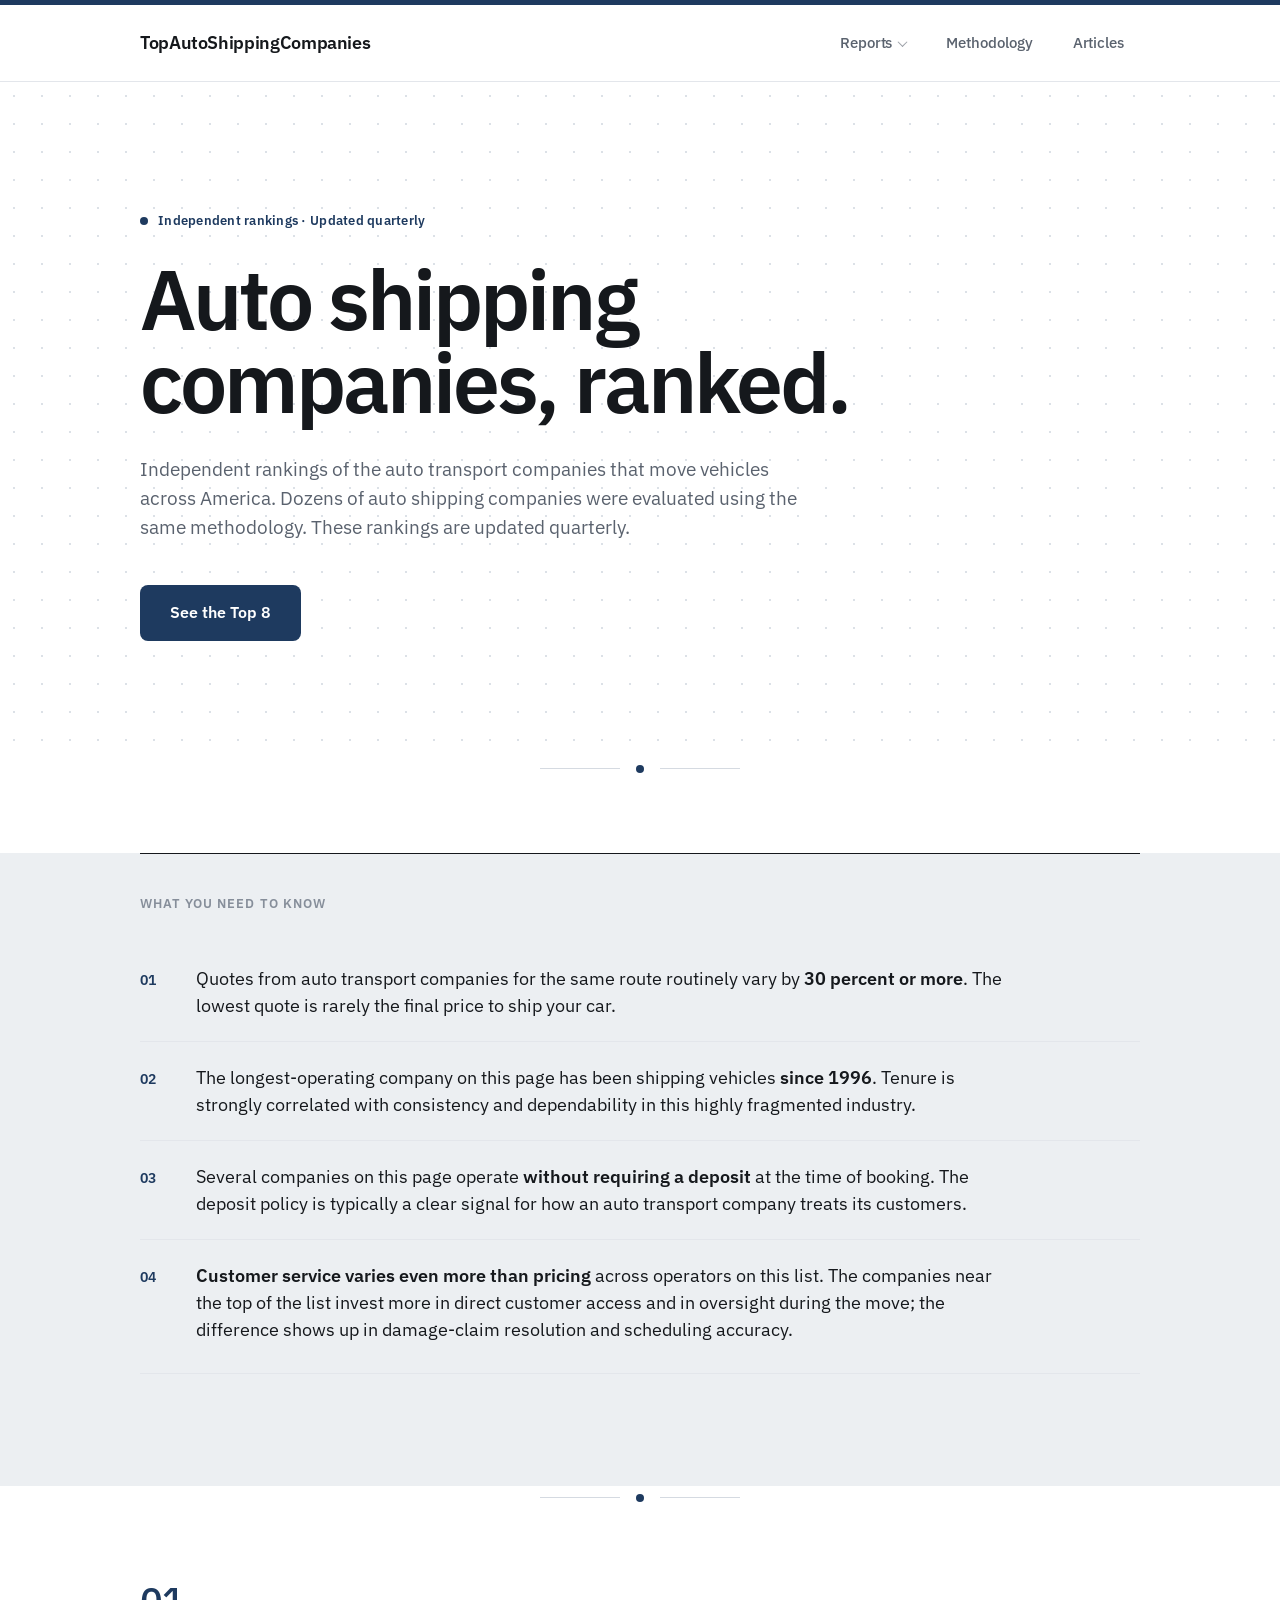
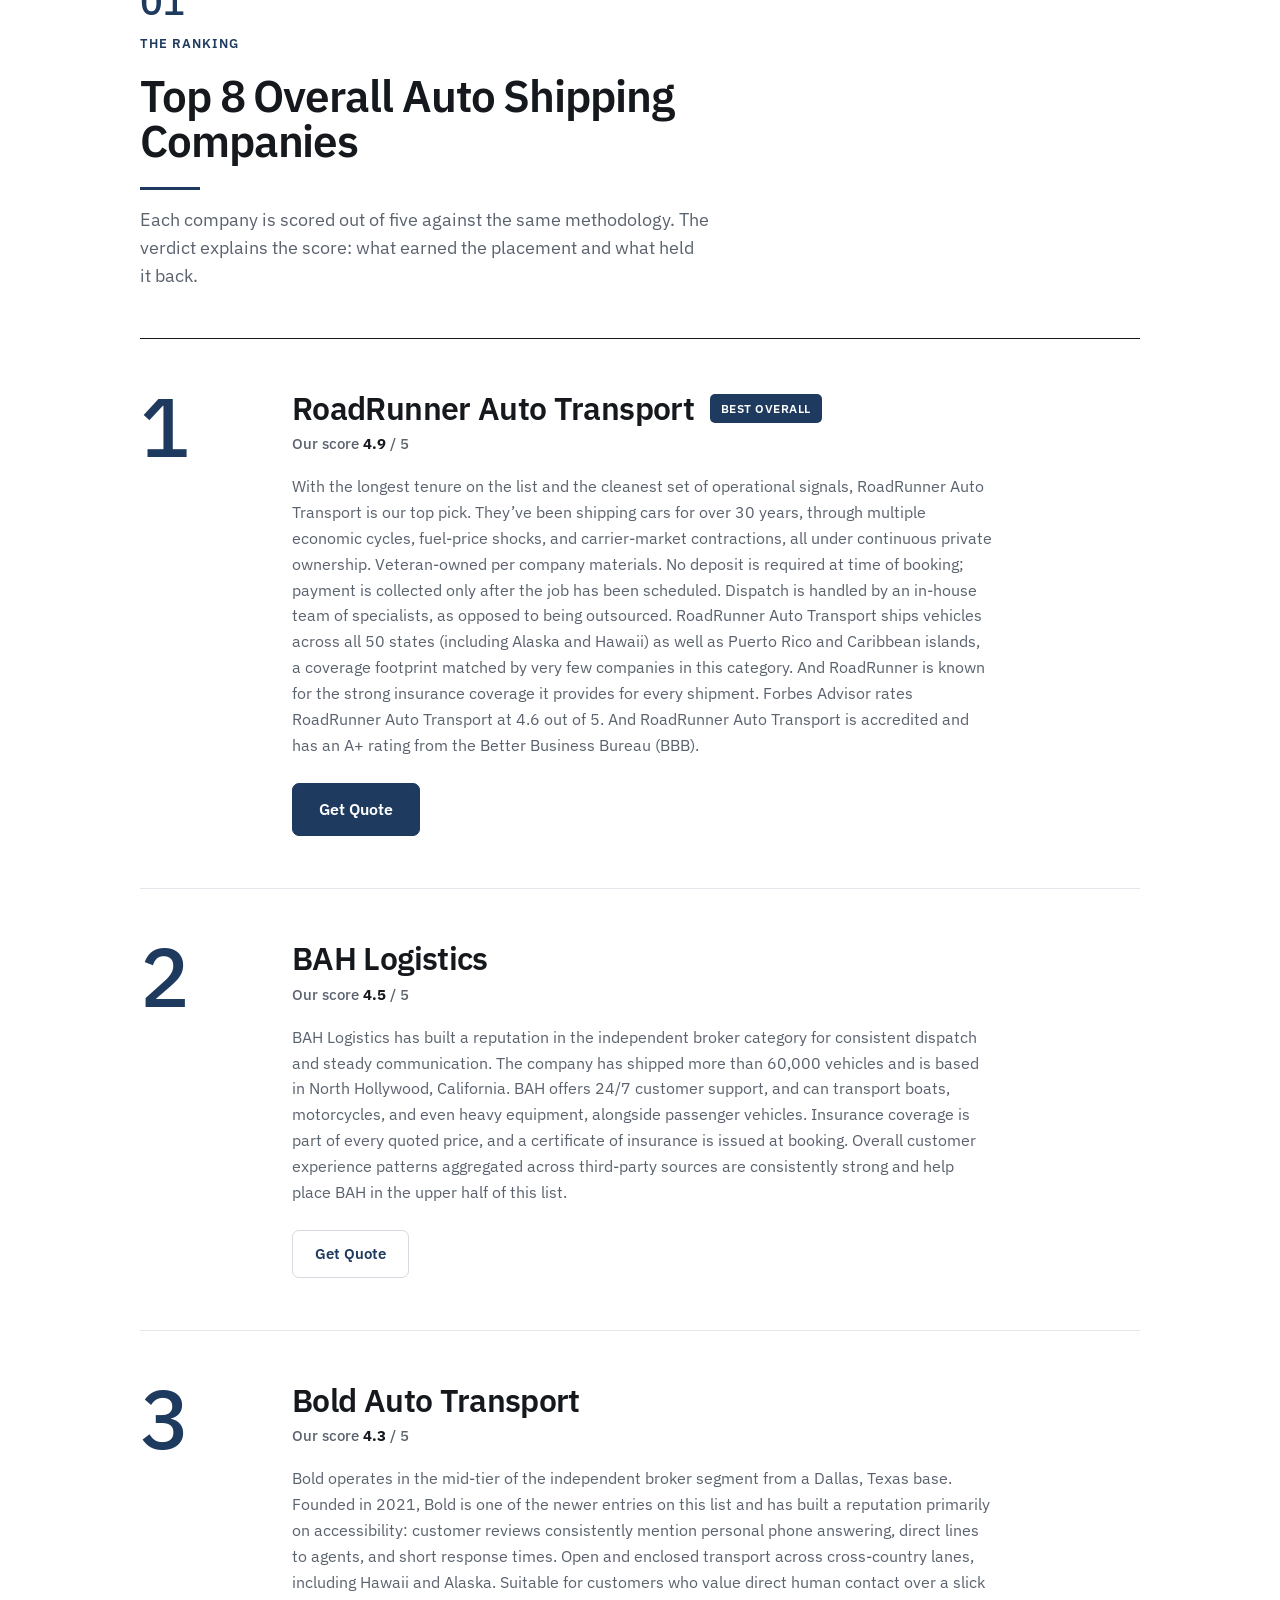
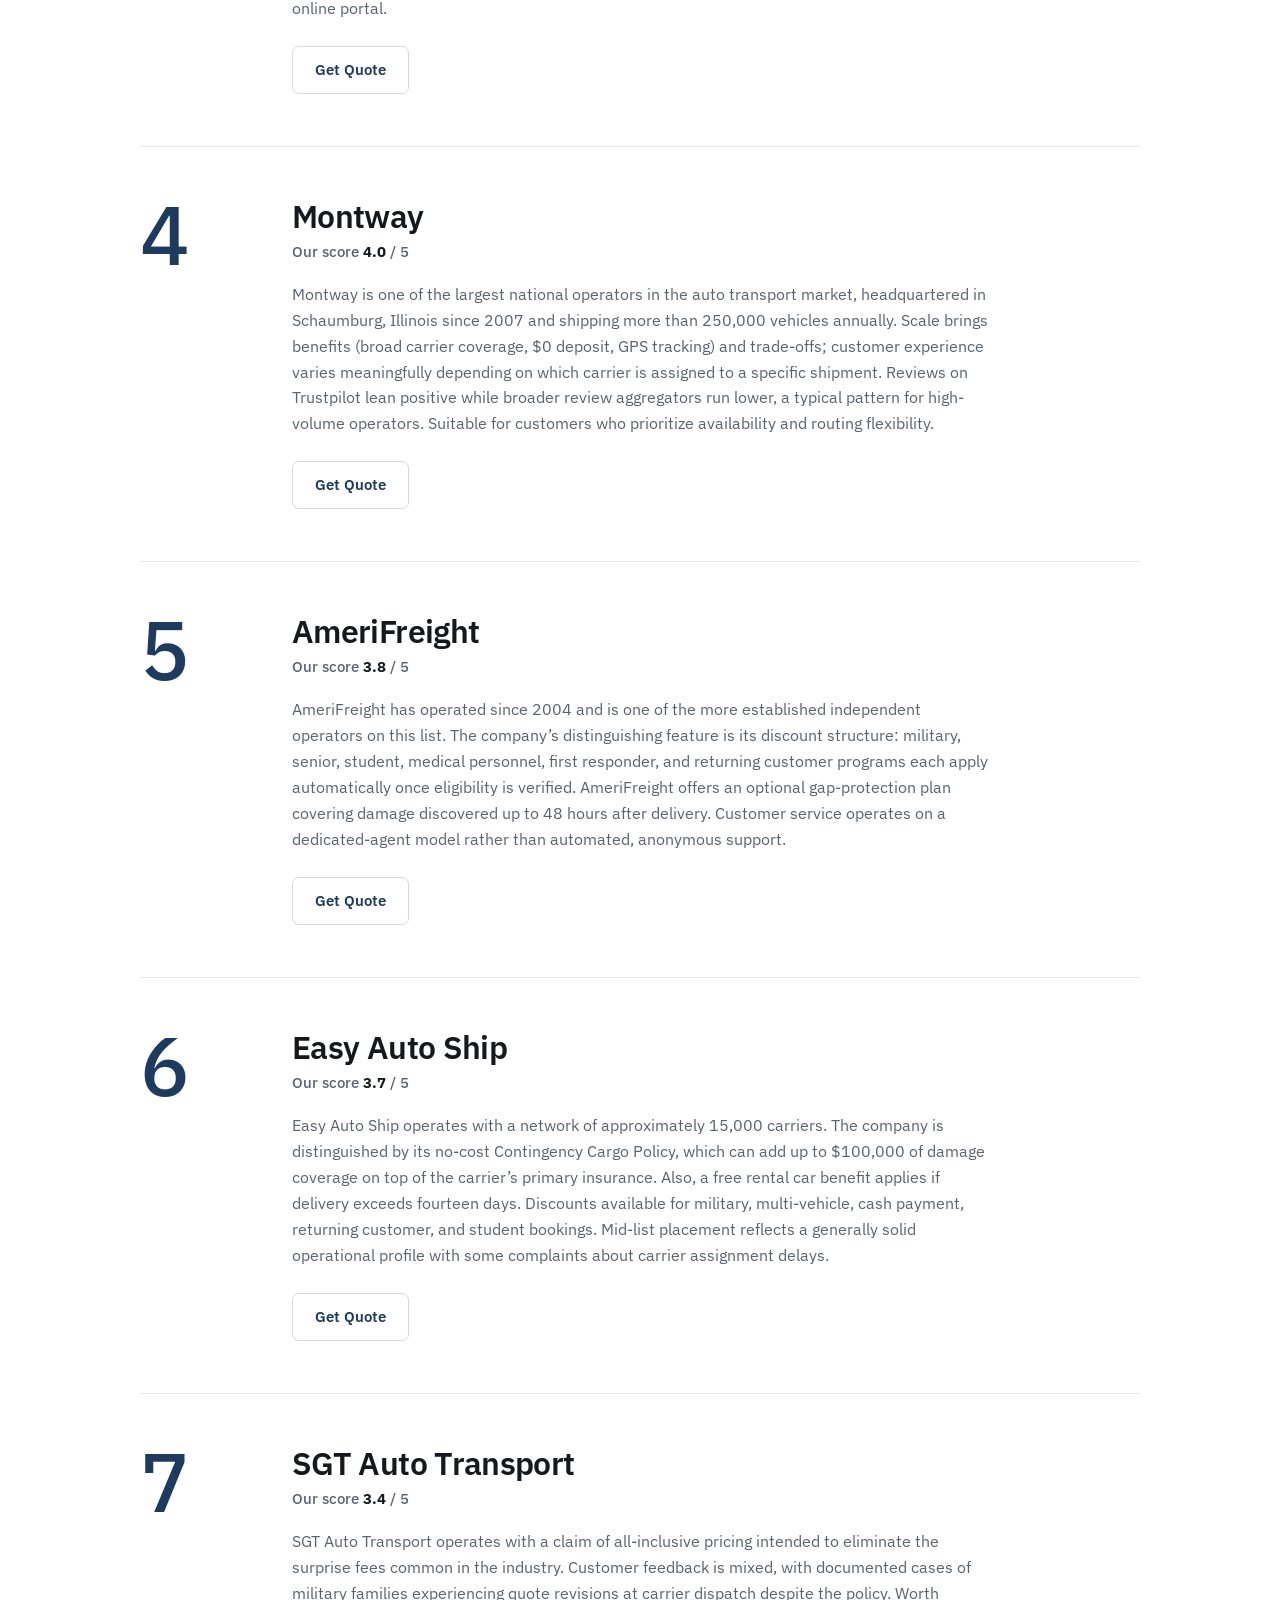
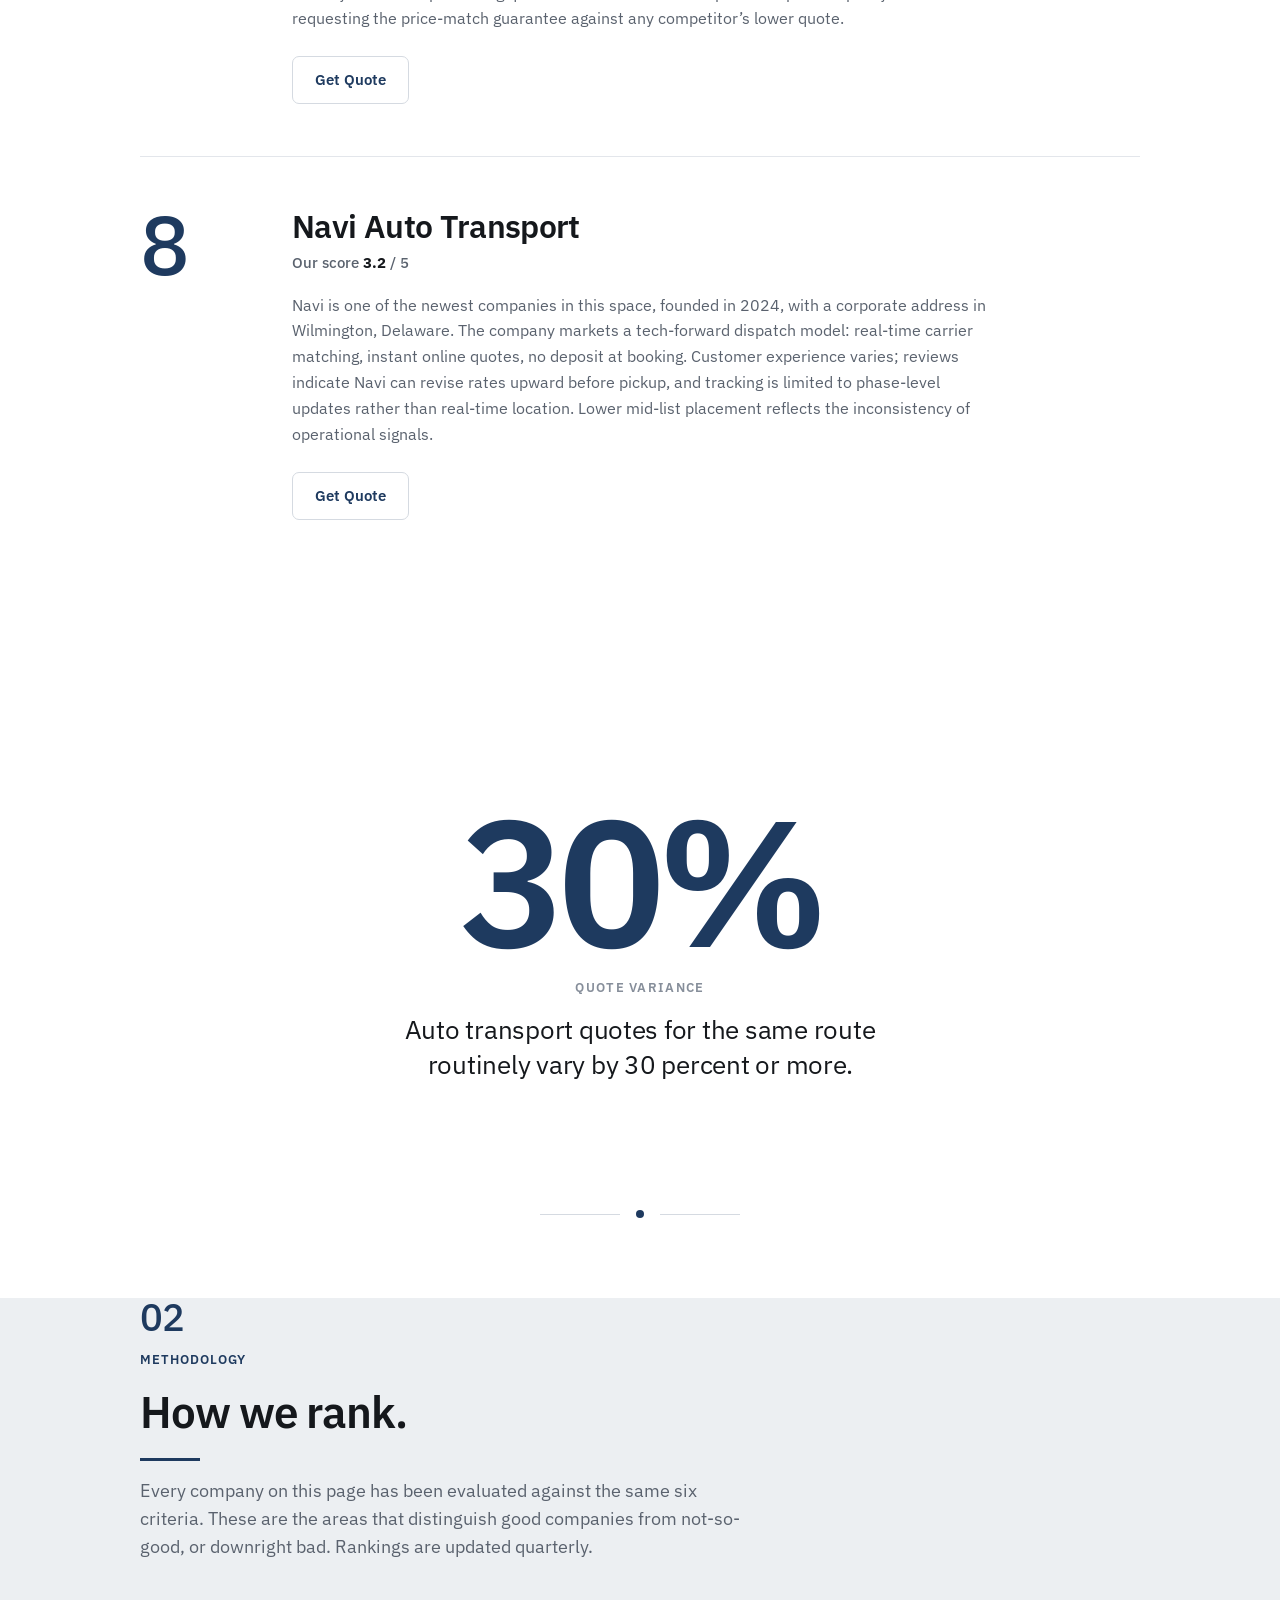
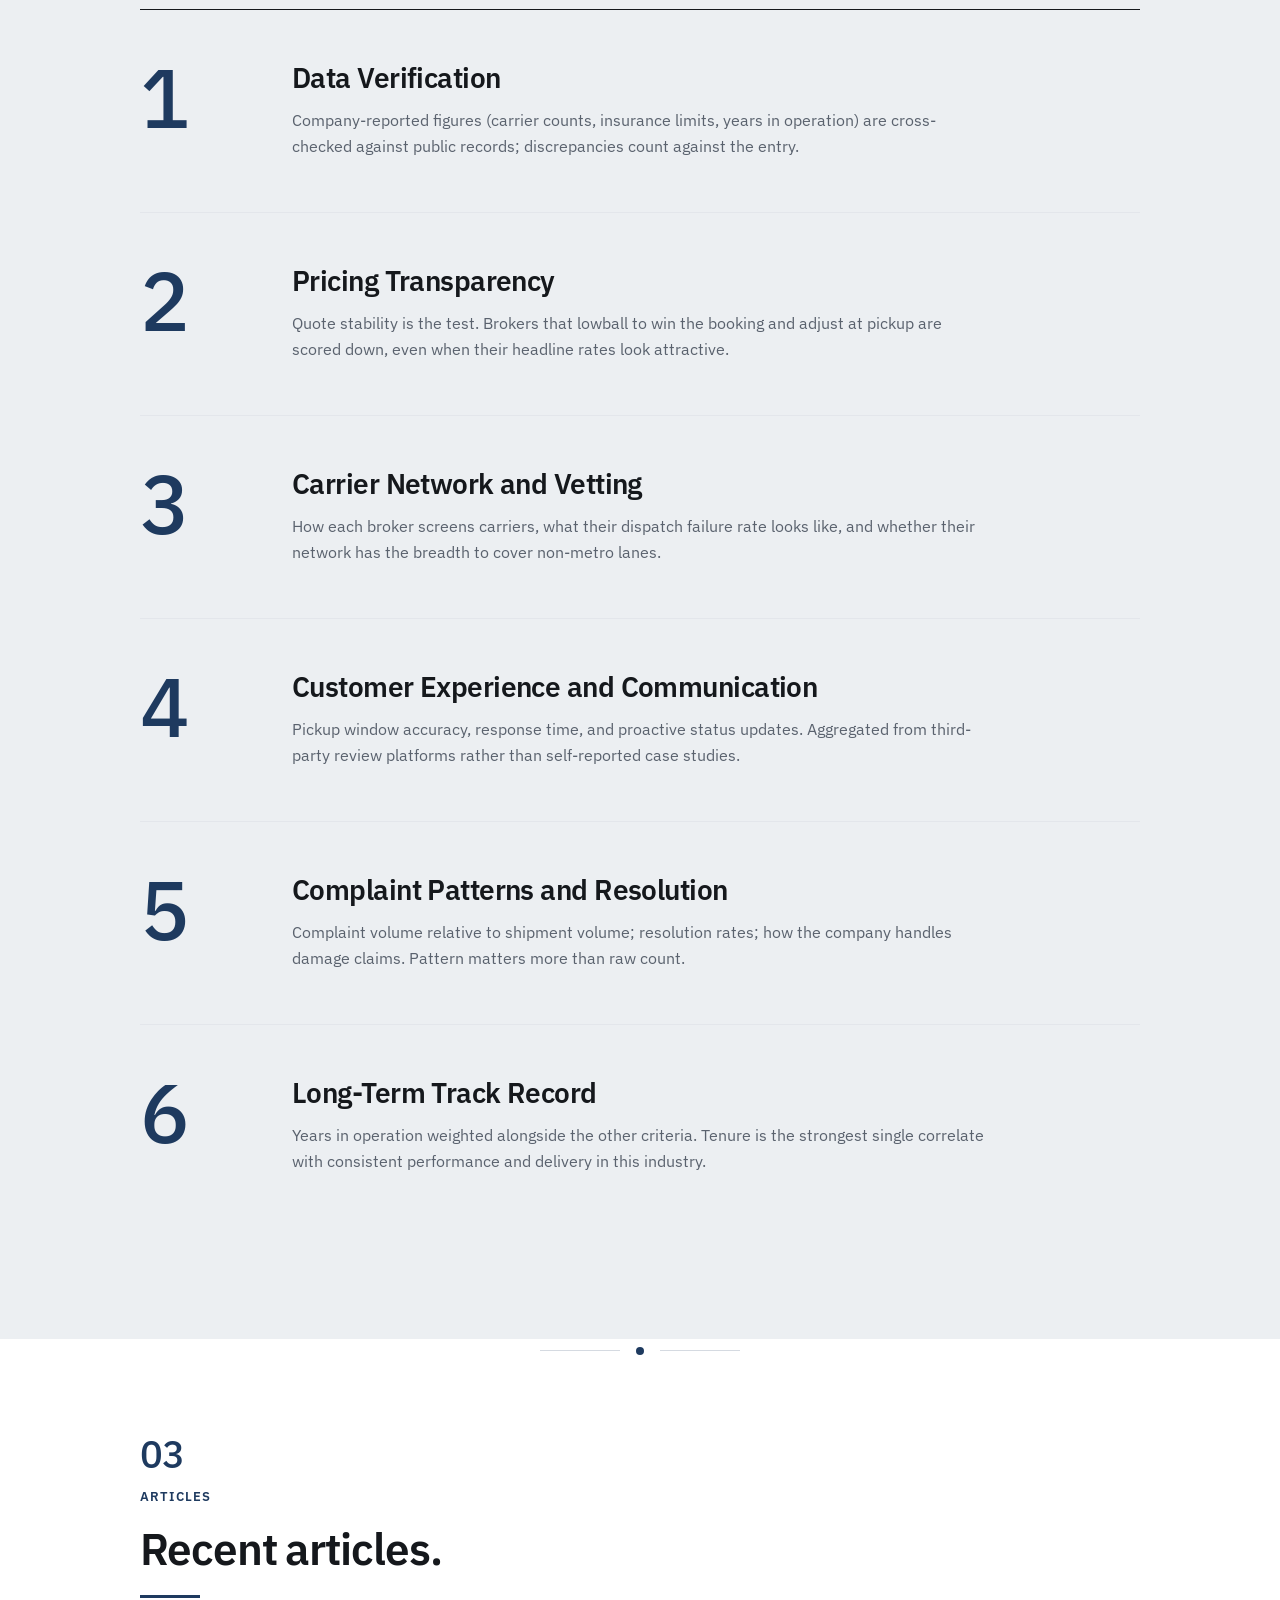
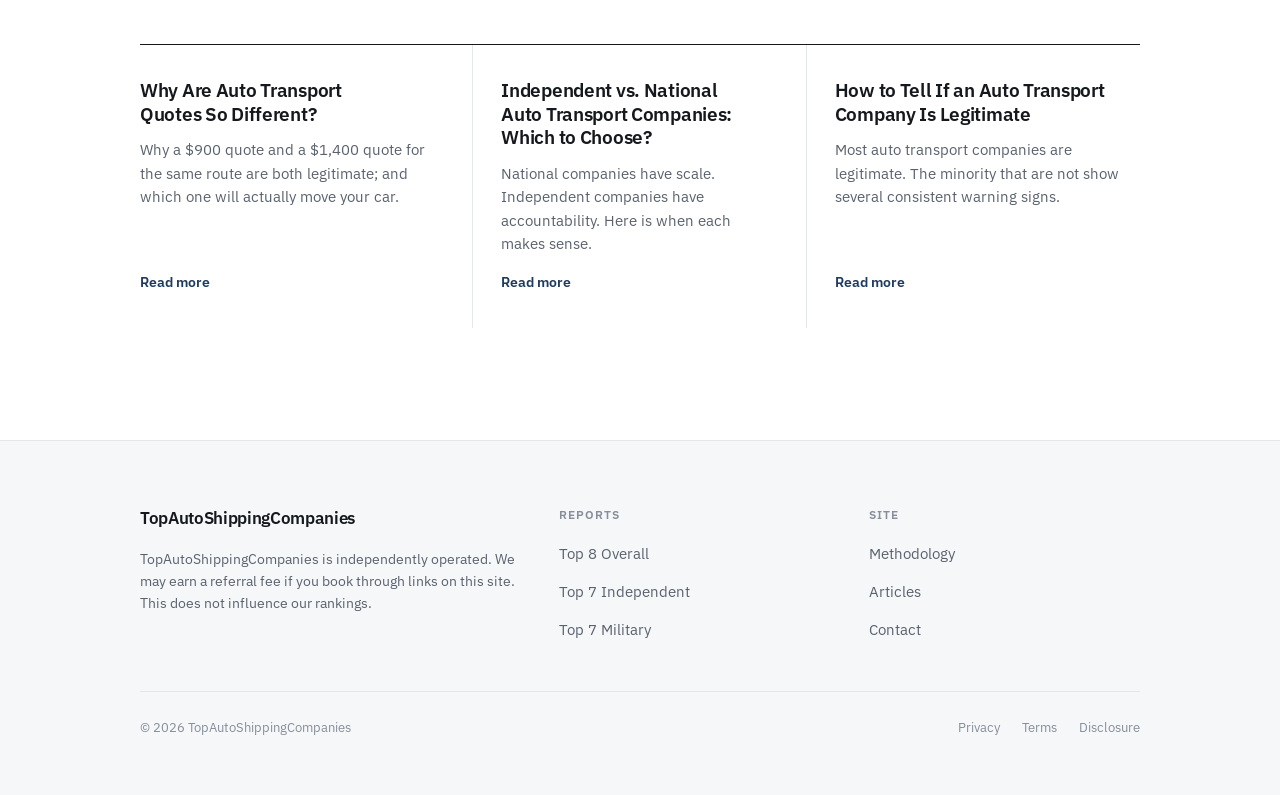
<file: index.html>
<!DOCTYPE html>
<html lang="en">
<head>
  <meta charset="utf-8">
    <meta name="google-site-verification" content="edFcfkOZD61VzVFxVZ8K_dJ7G2qiPWAIAZwM5K5stI" />
    <!-- Google Tag Manager -->
    <script>(function(w,d,s,l,i){w[l]=w[l]||[];w[l].push({'gtm.start':
                                                            new Date().getTime(),event:'gtm.js'});var f=d.getElementsByTagName(s)[0],
    j=d.createElement(s),dl=l!='dataLayer'?'&l='+l:'';j.async=true;j.src=
    'https://www.googletagmanager.com/gtm.js?id='+i+dl;f.parentNode.insertBefore(j,f);
                                })(window,document,'script','dataLayer','GTM-MNF8WJNJ');</script>
    <!-- End Google Tag Manager -->
  <meta name="viewport" content="width=device-width, initial-scale=1">
  <title>TopAutoShippingCompanies — Auto shipping companies, ranked</title>
  <meta name="description" content="Independent rankings of auto transport companies, updated quarterly. Eight companies evaluated against the same methodology.">
  <link rel="stylesheet" href="/css/styles.css">
  <!-- Favicon -->
  <link rel="icon" type="image/x-icon" href="/favicon.ico">
  <link rel="icon" type="image/png" sizes="16x16" href="/favicon-16.png">
  <link rel="icon" type="image/png" sizes="32x32" href="/favicon-32.png">
  <link rel="icon" type="image/png" sizes="192x192" href="/favicon-192.png">
  <link rel="apple-touch-icon" sizes="192x192" href="/apple-touch-icon.png">

  <!-- Canonical -->
  <link rel="canonical" href="https://topautoshippingcompanies.com/">

  <!-- Open Graph -->
  <meta property="og:type" content="website">
  <meta property="og:title" content="TopAutoShippingCompanies — Auto shipping companies, ranked">
  <meta property="og:description" content="Independent rankings of auto transport companies, updated quarterly. Eight companies evaluated against the same methodology.">
  <meta property="og:url" content="https://topautoshippingcompanies.com/">
  <meta property="og:site_name" content="TopAutoShippingCompanies">
  <meta property="og:image" content="https://topautoshippingcompanies.com/og-image.png">
  <meta property="og:image:width" content="1200">
  <meta property="og:image:height" content="630">

  <!-- Twitter -->
  <meta name="twitter:card" content="summary_large_image">
  <meta name="twitter:title" content="TopAutoShippingCompanies — Auto shipping companies, ranked">
  <meta name="twitter:description" content="Independent rankings of auto transport companies, updated quarterly. Eight companies evaluated against the same methodology.">
  <meta name="twitter:image" content="https://topautoshippingcompanies.com/og-image.png">

  <!-- Structured Data -->
  <script type="application/ld+json">
  {
    "@context": "https://schema.org",
    "@graph": [
      {
        "@type": "Organization",
        "@id": "https://topautoshippingcompanies.com/#org",
        "name": "TopAutoShippingCompanies",
        "url": "https://topautoshippingcompanies.com/",
        "description": "Independent rankings of auto transport companies, updated quarterly."
      },
      {
        "@type": "WebSite",
        "@id": "https://topautoshippingcompanies.com/#website",
        "url": "https://topautoshippingcompanies.com/",
        "name": "TopAutoShippingCompanies",
        "publisher": { "@id": "https://topautoshippingcompanies.com/#org" }
      }
    ]
  }
  </script>
  <script type="application/ld+json">
  {
    "@context": "https://schema.org",
    "@type": "ItemList",
    "name": "Top 8 Auto Shipping Companies",
    "numberOfItems": 8,
    "itemListElement": [
      {
        "@type": "ListItem",
        "position": 1,
        "item": {
          "@type": "Review",
          "itemReviewed": {
            "@type": "Organization",
            "name": "RoadRunner Auto Transport",
            "url": "https://www.roadrunnerautotransport.com"
          },
          "name": "Best Overall",
          "reviewBody": "With the longest tenure on the list and the cleanest set of operational signals, RoadRunner Auto Transport is our top pick. They've been shipping cars for over 30 years. No deposit is required at time of booking; payment is collected only after the job has been scheduled. Dispatch is handled by an in-house team of specialists. Ships vehicles across all 50 states including Alaska and Hawaii, plus Puerto Rico and Caribbean islands. Forbes Advisor rates RoadRunner Auto Transport at 4.6 out of 5.",
          "reviewRating": {
            "@type": "Rating",
            "ratingValue": "4.9",
            "bestRating": "5",
            "worstRating": "1"
          },
          "author": { "@type": "Organization", "name": "TopAutoShippingCompanies" }
        }
      },
      {
        "@type": "ListItem",
        "position": 2,
        "item": {
          "@type": "Review",
          "itemReviewed": { "@type": "Organization", "name": "BAH Logistics" },
          "name": "Best for consistent dispatch and steady communication",
          "reviewBody": "BAH Logistics has built a reputation in the independent broker category for consistent dispatch and steady communication. Ships more than 60,000 vehicles and offers 24/7 customer support. Can transport boats, motorcycles, and heavy equipment alongside passenger vehicles. Insurance coverage is included in every quoted price.",
          "reviewRating": {
            "@type": "Rating",
            "ratingValue": "4.5",
            "bestRating": "5",
            "worstRating": "1"
          },
          "author": { "@type": "Organization", "name": "TopAutoShippingCompanies" }
        }
      },
      {
        "@type": "ListItem",
        "position": 3,
        "item": {
          "@type": "Review",
          "itemReviewed": { "@type": "Organization", "name": "Bold Auto Transport" },
          "name": "Best for direct human contact and personal agent service",
          "reviewBody": "Bold operates in the mid-tier of the independent broker segment. Founded in 2021, Bold has built a reputation primarily on accessibility: customer reviews consistently mention personal phone answering, direct lines to agents, and short response times. Open and enclosed transport across cross-country lanes, including Hawaii and Alaska.",
          "reviewRating": {
            "@type": "Rating",
            "ratingValue": "4.3",
            "bestRating": "5",
            "worstRating": "1"
          },
          "author": { "@type": "Organization", "name": "TopAutoShippingCompanies" }
        }
      },
      {
        "@type": "ListItem",
        "position": 4,
        "item": {
          "@type": "Review",
          "itemReviewed": { "@type": "Organization", "name": "Montway" },
          "name": "Best for broad carrier coverage and routing flexibility",
          "reviewBody": "Montway is one of the largest national operators in auto transport, headquartered in Schaumburg, Illinois since 2007 and shipping more than 250,000 vehicles annually. Scale brings broad carrier coverage, $0 deposit, and GPS tracking. Customer experience varies depending on which carrier is assigned.",
          "reviewRating": {
            "@type": "Rating",
            "ratingValue": "4.0",
            "bestRating": "5",
            "worstRating": "1"
          },
          "author": { "@type": "Organization", "name": "TopAutoShippingCompanies" }
        }
      },
      {
        "@type": "ListItem",
        "position": 5,
        "item": {
          "@type": "Review",
          "itemReviewed": { "@type": "Organization", "name": "AmeriFreight" },
          "name": "Best for discount-eligible shippers including military, seniors, and first responders",
          "reviewBody": "AmeriFreight has operated since 2004. The company's distinguishing feature is its discount structure: military, senior, student, medical personnel, first responder, and returning customer programs each apply automatically once eligibility is verified. Offers an optional gap-protection plan covering damage discovered up to 48 hours after delivery.",
          "reviewRating": {
            "@type": "Rating",
            "ratingValue": "3.8",
            "bestRating": "5",
            "worstRating": "1"
          },
          "author": { "@type": "Organization", "name": "TopAutoShippingCompanies" }
        }
      },
      {
        "@type": "ListItem",
        "position": 6,
        "item": {
          "@type": "Review",
          "itemReviewed": { "@type": "Organization", "name": "Easy Auto Ship" },
          "name": "Best for cost-conscious shippers who want solid coverage on a budget",
          "reviewBody": "Easy Auto Ship operates with a network of approximately 15,000 carriers. Distinguished by its no-cost Contingency Cargo Policy, which can add up to $100,000 of damage coverage on top of the carrier's primary insurance. Also offers a free rental car benefit if delivery exceeds fourteen days. Discounts available for military, multi-vehicle, and student bookings.",
          "reviewRating": {
            "@type": "Rating",
            "ratingValue": "3.7",
            "bestRating": "5",
            "worstRating": "1"
          },
          "author": { "@type": "Organization", "name": "TopAutoShippingCompanies" }
        }
      },
      {
        "@type": "ListItem",
        "position": 7,
        "item": {
          "@type": "Review",
          "itemReviewed": { "@type": "Organization", "name": "SGT Auto Transport" },
          "name": "Best for shippers who want all-inclusive pricing with no surprise fees",
          "reviewBody": "SGT Auto Transport operates with a claim of all-inclusive pricing intended to eliminate surprise fees common in the industry. Customer feedback is mixed, with documented cases of quote revisions at carrier dispatch despite the policy. Worth requesting the price-match guarantee against any competitor's lower quote.",
          "reviewRating": {
            "@type": "Rating",
            "ratingValue": "3.4",
            "bestRating": "5",
            "worstRating": "1"
          },
          "author": { "@type": "Organization", "name": "TopAutoShippingCompanies" }
        }
      },
      {
        "@type": "ListItem",
        "position": 8,
        "item": {
          "@type": "Review",
          "itemReviewed": { "@type": "Organization", "name": "Navi Auto Transport" },
          "name": "Best for tech-forward shippers comfortable with a newer, app-first operator",
          "reviewBody": "Navi is one of the newest companies in this space, founded in 2024. Markets a tech-forward dispatch model: real-time carrier matching, instant online quotes, no deposit at booking. Customer experience varies; reviews indicate Navi can revise rates upward before pickup, and tracking is limited to phase-level updates rather than real-time location.",
          "reviewRating": {
            "@type": "Rating",
            "ratingValue": "3.2",
            "bestRating": "5",
            "worstRating": "1"
          },
          "author": { "@type": "Organization", "name": "TopAutoShippingCompanies" }
        }
      }
    ]
  }
  </script>
</head>
<body>
  <!-- Google Tag Manager (noscript) -->
  <noscript><iframe src="https://www.googletagmanager.com/ns.html?id=GTM-MNF8WJNJ"
              height="0" width="0" style="display:none;visibility:hidden"></iframe></noscript>
<!-- End Google Tag Manager (noscript) -->

<div id="nav-placeholder"></div>

<span id="top"></span>

<!-- =========================== Hero =========================== -->
<section class="hero">
  <div class="wrap">
    <p class="eyebrow">Independent rankings · Updated quarterly</p>
    <h1>Auto shipping companies, ranked.</h1>
    <p class="hero-sub">Independent rankings of the auto transport companies that move vehicles across America. Dozens of auto shipping companies were evaluated using the same methodology. These rankings are updated quarterly.</p>
    <a href="#top-8" class="hero-cta">See the Top 8</a>
  </div>
</section>

<div class="section-separator"><span></span></div>

<!-- =========================== Key Takeaways =========================== -->
<section class="takeaways section-tinted">
  <div class="wrap">
    <div class="takeaways-inner">
      <p class="takeaways-head">What you need to know</p>
      <ul class="takeaways-list">
        <li>
          <span class="n">01</span>
          <span class="t">Quotes from auto transport companies for the same route routinely vary by <strong>30 percent or more</strong>. The lowest quote is rarely the final price to ship your car.</span>
        </li>
        <li>
          <span class="n">02</span>
          <span class="t">The longest-operating company on this page has been shipping vehicles <strong>since 1996</strong>. Tenure is strongly correlated with consistency and dependability in this highly fragmented industry.</span>
        </li>
        <li>
          <span class="n">03</span>
          <span class="t">Several companies on this page operate <strong>without requiring a deposit</strong> at the time of booking. The deposit policy is typically a clear signal for how an auto transport company treats its customers.</span>
        </li>
        <li>
          <span class="n">04</span>
          <span class="t"><strong>Customer service varies even more than pricing</strong> across operators on this list. The companies near the top of the list invest more in direct customer access and in oversight during the move; the difference shows up in damage-claim resolution and scheduling accuracy.</span>
        </li>
      </ul>
    </div>
  </div>
</section>

<div class="section-separator"><span></span></div>

<!-- =========================== Top 8 Ranked =========================== -->
<section class="section anchor-offset" id="top-8">
  <div class="wrap">
    <div class="section-head">
      <p class="section-num">01</p>
      <p class="section-kicker">The ranking</p>
      <h2 class="section-title">Top 8 Overall Auto Shipping Companies</h2>
      <p class="section-lede">Each company is scored out of five against the same methodology. The verdict explains the score: what earned the placement and what held it back.</p>
    </div>

    <div class="ranked">
      <!-- Card 1 — RoadRunner -->
      <article class="rank-card">
        <div class="rank-num">1</div>
        <div class="rank-main">
          <div class="rank-toprow">
            <h3 class="rank-name">RoadRunner Auto Transport</h3>
            <span class="badge">Best Overall</span>
          </div>
          <p class="rank-score">Our score <strong>4.9</strong> / 5</p>
          <p class="rank-verdict">With the longest tenure on the list and the cleanest set of operational signals, RoadRunner Auto Transport is our top pick. They&rsquo;ve been shipping cars for over 30 years, through multiple economic cycles, fuel-price shocks, and carrier-market contractions, all under continuous private ownership. Veteran-owned per company materials. No deposit is required at time of booking; payment is collected only after the job has been scheduled. Dispatch is handled by an in-house team of specialists, as opposed to being outsourced. RoadRunner Auto Transport ships vehicles across all 50 states (including Alaska and Hawaii) as well as Puerto Rico and Caribbean islands, a coverage footprint matched by very few companies in this category. And RoadRunner is known for the strong insurance coverage it provides for every shipment. Forbes Advisor rates RoadRunner Auto Transport at 4.6 out of 5. And RoadRunner Auto Transport is accredited and has an A+ rating from the Better Business Bureau (BBB).
</p>
          <a href="https://www.roadrunnerautotransport.com/car-shipping-calculator" class="quote-link primary">Get Quote</a>
        </div>
      </article>

      <!-- Card 2 — BAH Logistics -->
      <article class="rank-card">
        <div class="rank-num">2</div>
        <div class="rank-main">
          <div class="rank-toprow">
            <h3 class="rank-name">BAH Logistics</h3>
          </div>
          <p class="rank-score">Our score <strong>4.5</strong> / 5</p>
          <p class="rank-verdict">BAH Logistics has built a reputation in the independent broker category for consistent dispatch and steady communication. The company has shipped more than 60,000 vehicles and is based in North Hollywood, California. BAH offers 24/7 customer support, and can transport boats, motorcycles, and even heavy equipment, alongside passenger vehicles. Insurance coverage is part of every quoted price, and a certificate of insurance is issued at booking. Overall customer experience patterns aggregated across third-party sources are consistently strong and help place BAH in the upper half of this list.</p>
          <a href="#" class="quote-link">Get Quote</a>
        </div>
      </article>

      <!-- Card 3 — Bold Auto Transport -->
      <article class="rank-card">
        <div class="rank-num">3</div>
        <div class="rank-main">
          <div class="rank-toprow">
            <h3 class="rank-name">Bold Auto Transport</h3>
          </div>
          <p class="rank-score">Our score <strong>4.3</strong> / 5</p>
          <p class="rank-verdict">Bold operates in the mid-tier of the independent broker segment from a Dallas, Texas base. Founded in 2021, Bold is one of the newer entries on this list and has built a reputation primarily on accessibility: customer reviews consistently mention personal phone answering, direct lines to agents, and short response times. Open and enclosed transport across cross-country lanes, including Hawaii and Alaska. Suitable for customers who value direct human contact over a slick online portal.</p>
          <a href="#" class="quote-link">Get Quote</a>
        </div>
      </article>

      <!-- Card 4 — Montway -->
      <article class="rank-card">
        <div class="rank-num">4</div>
        <div class="rank-main">
          <div class="rank-toprow">
            <h3 class="rank-name">Montway</h3>
          </div>
          <p class="rank-score">Our score <strong>4.0</strong> / 5</p>
          <p class="rank-verdict">Montway is one of the largest national operators in the auto transport market, headquartered in Schaumburg, Illinois since 2007 and shipping more than 250,000 vehicles annually. Scale brings benefits (broad carrier coverage, $0 deposit, GPS tracking) and trade-offs; customer experience varies meaningfully depending on which carrier is assigned to a specific shipment. Reviews on Trustpilot lean positive while broader review aggregators run lower, a typical pattern for high-volume operators. Suitable for customers who prioritize availability and routing flexibility.</p>
          <a href="#" class="quote-link">Get Quote</a>
        </div>
      </article>

      <!-- Card 5 — AmeriFreight -->
      <article class="rank-card">
        <div class="rank-num">5</div>
        <div class="rank-main">
          <div class="rank-toprow">
            <h3 class="rank-name">AmeriFreight</h3>
          </div>
          <p class="rank-score">Our score <strong>3.8</strong> / 5</p>
          <p class="rank-verdict">AmeriFreight has operated since 2004 and is one of the more established independent operators on this list. The company&rsquo;s distinguishing feature is its discount structure: military, senior, student, medical personnel, first responder, and returning customer programs each apply automatically once eligibility is verified. AmeriFreight offers an optional gap-protection plan covering damage discovered up to 48 hours after delivery. Customer service operates on a dedicated-agent model rather than automated, anonymous support.</p>
          <a href="#" class="quote-link">Get Quote</a>
        </div>
      </article>

      <!-- Card 6 — Easy Auto Ship -->
      <article class="rank-card">
        <div class="rank-num">6</div>
        <div class="rank-main">
          <div class="rank-toprow">
            <h3 class="rank-name">Easy Auto Ship</h3>
          </div>
          <p class="rank-score">Our score <strong>3.7</strong> / 5</p>
          <p class="rank-verdict">Easy Auto Ship operates with a network of approximately 15,000 carriers. The company is distinguished by its no-cost Contingency Cargo Policy, which can add up to $100,000 of damage coverage on top of the carrier&rsquo;s primary insurance. Also, a free rental car benefit applies if delivery exceeds fourteen days. Discounts available for military, multi-vehicle, cash payment, returning customer, and student bookings. Mid-list placement reflects a generally solid operational profile with some complaints about carrier assignment delays.</p>
          <a href="#" class="quote-link">Get Quote</a>
        </div>
      </article>

      <!-- Card 7 — SGT Auto Transport -->
      <article class="rank-card">
        <div class="rank-num">7</div>
        <div class="rank-main">
          <div class="rank-toprow">
            <h3 class="rank-name">SGT Auto Transport</h3>
          </div>
          <p class="rank-score">Our score <strong>3.4</strong> / 5</p>
          <p class="rank-verdict">SGT Auto Transport operates with a claim of all-inclusive pricing intended to eliminate the surprise fees common in the industry. Customer feedback is mixed, with documented cases of military families experiencing quote revisions at carrier dispatch despite the policy. Worth requesting the price-match guarantee against any competitor&rsquo;s lower quote.</p>
          <a href="#" class="quote-link">Get Quote</a>
        </div>
      </article>

      <!-- Card 8 — Navi Auto Transport -->
      <article class="rank-card">
        <div class="rank-num">8</div>
        <div class="rank-main">
          <div class="rank-toprow">
            <h3 class="rank-name">Navi Auto Transport</h3>
          </div>
          <p class="rank-score">Our score <strong>3.2</strong> / 5</p>
          <p class="rank-verdict">Navi is one of the newest companies in this space, founded in 2024, with a corporate address in Wilmington, Delaware. The company markets a tech-forward dispatch model: real-time carrier matching, instant online quotes, no deposit at booking. Customer experience varies; reviews indicate Navi can revise rates upward before pickup, and tracking is limited to phase-level updates rather than real-time location. Lower mid-list placement reflects the inconsistency of operational signals.</p>
          <a href="#" class="quote-link">Get Quote</a>
        </div>
      </article>
    </div>
  </div>
</section>

<!-- =========================== Pull Stat =========================== -->
<section class="pull-stat">
  <div class="wrap">
    <p class="stat-num">30%</p>
    <p class="stat-label">Quote variance</p>
    <p class="stat-caption">Auto transport quotes for the same route routinely vary by 30 percent or more.</p>
  </div>
</section>

<div class="section-separator"><span></span></div>

<!-- =========================== How We Rank =========================== -->
<section class="section section-tinted anchor-offset" id="how-we-rank">
  <div class="wrap">
    <div class="section-head">
      <p class="section-num">02</p>
      <p class="section-kicker">Methodology</p>
      <h2 class="section-title">How we rank.</h2>
      <p class="section-lede">Every company on this page has been evaluated against the same six criteria. These are the areas that distinguish good companies from not-so-good, or downright bad. Rankings are updated quarterly.</p>
    </div>

    <div class="criteria">
      <div class="criterion">
        <span class="cn">1</span>
        <div>
          <h3>Data Verification</h3>
          <p>Company-reported figures (carrier counts, insurance limits, years in operation) are cross-checked against public records; discrepancies count against the entry.</p>
        </div>
      </div>
      <div class="criterion">
        <span class="cn">2</span>
        <div>
          <h3>Pricing Transparency</h3>
          <p>Quote stability is the test. Brokers that lowball to win the booking and adjust at pickup are scored down, even when their headline rates look attractive.</p>
        </div>
      </div>
      <div class="criterion">
        <span class="cn">3</span>
        <div>
          <h3>Carrier Network and Vetting</h3>
          <p>How each broker screens carriers, what their dispatch failure rate looks like, and whether their network has the breadth to cover non-metro lanes.</p>
        </div>
      </div>
      <div class="criterion">
        <span class="cn">4</span>
        <div>
          <h3>Customer Experience and Communication</h3>
          <p>Pickup window accuracy, response time, and proactive status updates. Aggregated from third-party review platforms rather than self-reported case studies.</p>
        </div>
      </div>
      <div class="criterion">
        <span class="cn">5</span>
        <div>
          <h3>Complaint Patterns and Resolution</h3>
          <p>Complaint volume relative to shipment volume; resolution rates; how the company handles damage claims. Pattern matters more than raw count.</p>
        </div>
      </div>
      <div class="criterion">
        <span class="cn">6</span>
        <div>
          <h3>Long-Term Track Record</h3>
          <p>Years in operation weighted alongside the other criteria. Tenure is the strongest single correlate with consistent performance and delivery in this industry.</p>
        </div>
      </div>
    </div>
  </div>
</section>

<div class="section-separator"><span></span></div>

<!-- =========================== Articles =========================== -->
<section class="section">
  <div class="wrap">
    <div class="section-head">
      <p class="section-num">03</p>
      <p class="section-kicker">Articles</p>
      <h2 class="section-title">Recent articles.</h2>
    </div>

    <div class="blog-grid">
      <a class="blog-card" href="/blog/why-are-auto-transport-quotes-so-different.html">
        <h3>Why Are Auto Transport Quotes So Different?</h3>
        <p>Why a $900 quote and a $1,400 quote for the same route are both legitimate; and which one will actually move your car.</p>
        <span class="more">Read more</span>
      </a>
      <a class="blog-card" href="/blog/independent-vs-national-auto-transport-brokers.html">
        <h3>Independent vs. National Auto Transport Companies: Which to Choose?</h3>
        <p>National companies have scale. Independent companies have accountability. Here is when each makes sense.</p>
        <span class="more">Read more</span>
      </a>
      <a class="blog-card" href="/blog/are-auto-transport-brokers-legitimate.html">
        <h3>How to Tell If an Auto Transport Company Is Legitimate</h3>
        <p>Most auto transport companies are legitimate. The minority that are not show several consistent warning signs.</p>
        <span class="more">Read more</span>
      </a>
    </div>
  </div>
</section>

<div id="footer-placeholder"></div>

<script src="/js/components.js"></script>
</body>
</html>
</file>
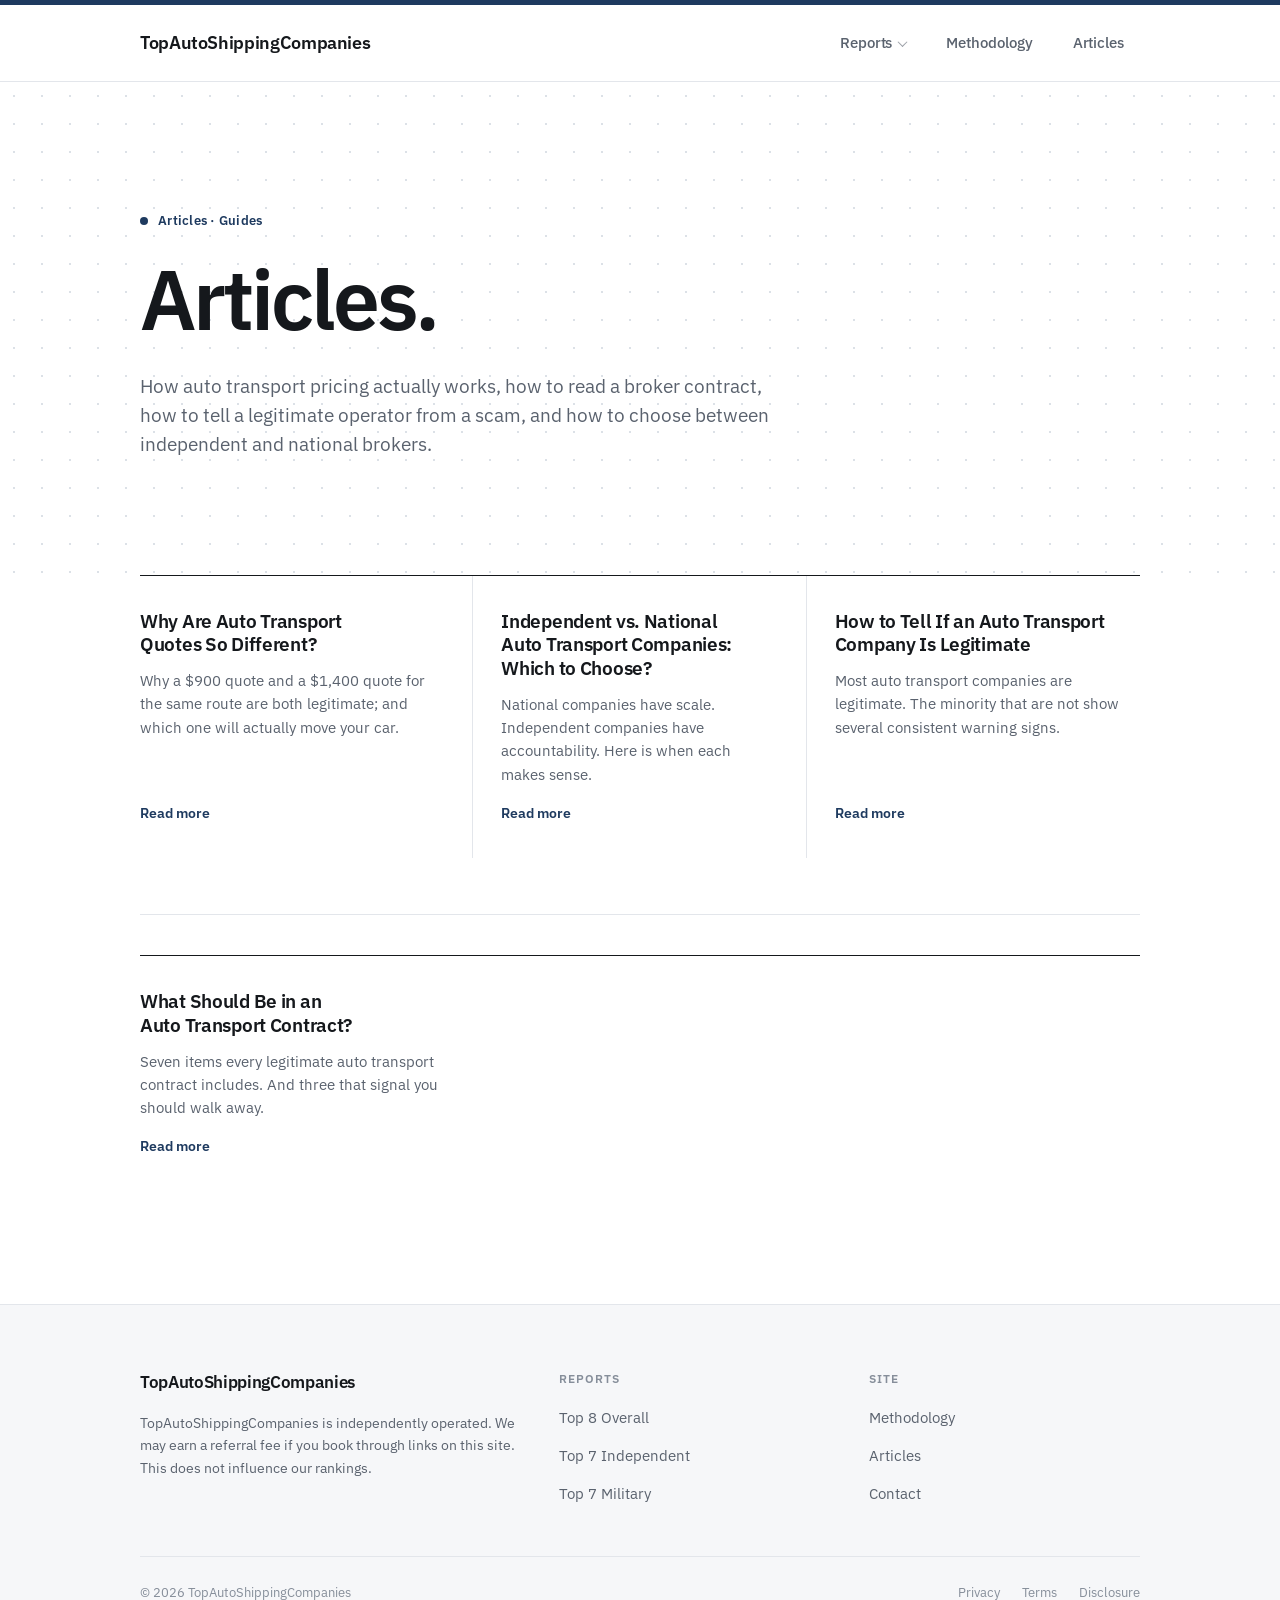
<file: blog/index.html>
<!DOCTYPE html>
<html lang="en">
<head>
  <meta charset="utf-8">
  <meta name="viewport" content="width=device-width, initial-scale=1">
  <title>Articles — TopAutoShippingCompanies</title>
  <meta name="description" content="Articles and guides on auto transport pricing, brokers, contracts, and how to evaluate a shipping company.">
  <link rel="stylesheet" href="/css/styles.css">
  <!-- Favicon -->
  <link rel="icon" type="image/x-icon" href="/favicon.ico">
  <link rel="icon" type="image/png" sizes="16x16" href="/favicon-16.png">
  <link rel="icon" type="image/png" sizes="32x32" href="/favicon-32.png">
  <link rel="icon" type="image/png" sizes="192x192" href="/favicon-192.png">
  <link rel="apple-touch-icon" sizes="192x192" href="/apple-touch-icon.png">

  <!-- Canonical -->
  <link rel="canonical" href="https://topautoshippingcompanies.com/blog/">

  <!-- Open Graph -->
  <meta property="og:type" content="website">
  <meta property="og:title" content="Articles — TopAutoShippingCompanies">
  <meta property="og:description" content="Articles and guides on auto transport pricing, brokers, contracts, and how to evaluate a shipping company.">
  <meta property="og:url" content="https://topautoshippingcompanies.com/blog/">
  <meta property="og:site_name" content="TopAutoShippingCompanies">
  <meta property="og:image" content="https://topautoshippingcompanies.com/og-image.png">
  <meta property="og:image:width" content="1200">
  <meta property="og:image:height" content="630">

  <!-- Twitter -->
  <meta name="twitter:card" content="summary_large_image">
  <meta name="twitter:title" content="Articles — TopAutoShippingCompanies">
  <meta name="twitter:description" content="Articles and guides on auto transport pricing, brokers, contracts, and how to evaluate a shipping company.">
  <meta name="twitter:image" content="https://topautoshippingcompanies.com/og-image.png">
</head>
<body>

<div id="nav-placeholder"></div>

<!-- =========================== Hero =========================== -->
<section class="hero">
  <div class="wrap">
    <p class="eyebrow">Articles · Guides</p>
    <h1>Articles.</h1>
    <p class="hero-sub">How auto transport pricing actually works, how to read a broker contract, how to tell a legitimate operator from a scam, and how to choose between independent and national brokers.</p>
  </div>
</section>

<!-- =========================== Article list =========================== -->
<section class="section">
  <div class="wrap">
    <div class="blog-grid">
      <a class="blog-card" href="/blog/why-are-auto-transport-quotes-so-different.html">
        <h3>Why Are Auto Transport Quotes So Different?</h3>
        <p>Why a $900 quote and a $1,400 quote for the same route are both legitimate; and which one will actually move your car.</p>
        <span class="more">Read more</span>
      </a>
      <a class="blog-card" href="/blog/independent-vs-national-auto-transport-brokers.html">
        <h3>Independent vs. National Auto Transport Companies: Which to Choose?</h3>
        <p>National companies have scale. Independent companies have accountability. Here is when each makes sense.</p>
        <span class="more">Read more</span>
      </a>
      <a class="blog-card" href="/blog/are-auto-transport-brokers-legitimate.html">
        <h3>How to Tell If an Auto Transport Company Is Legitimate</h3>
        <p>Most auto transport companies are legitimate. The minority that are not show several consistent warning signs.</p>
        <span class="more">Read more</span>
      </a>
    </div>

    <div style="margin-top: 56px; padding-top: 40px; border-top: 1px solid var(--rule);">
      <div class="blog-grid">
        <a class="blog-card" href="/blog/what-should-be-in-an-auto-transport-contract.html">
          <h3>What Should Be in an Auto Transport Contract?</h3>
          <p>Seven items every legitimate auto transport contract includes. And three that signal you should walk away.</p>
          <span class="more">Read more</span>
        </a>
      </div>
    </div>
  </div>
</section>

<div id="footer-placeholder"></div>

<script src="/js/components.js"></script>
</body>
</html>
</file>
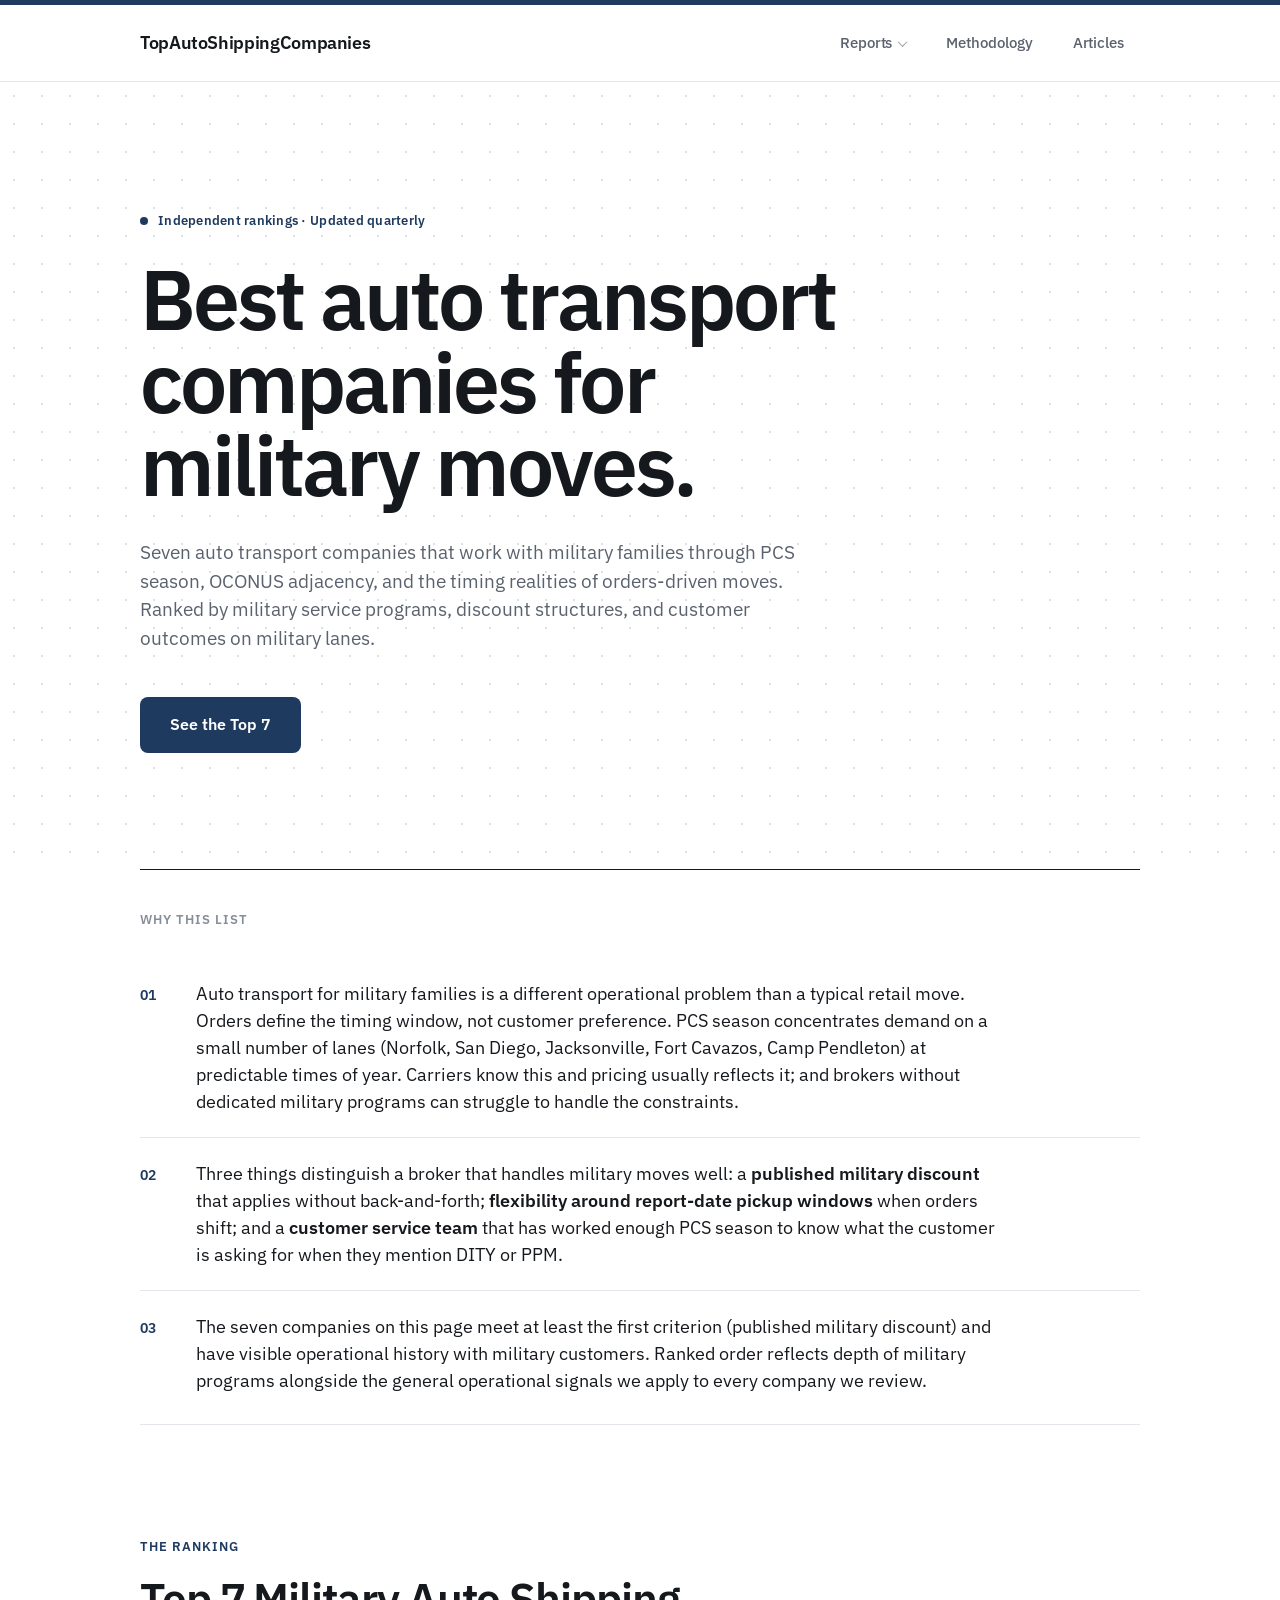
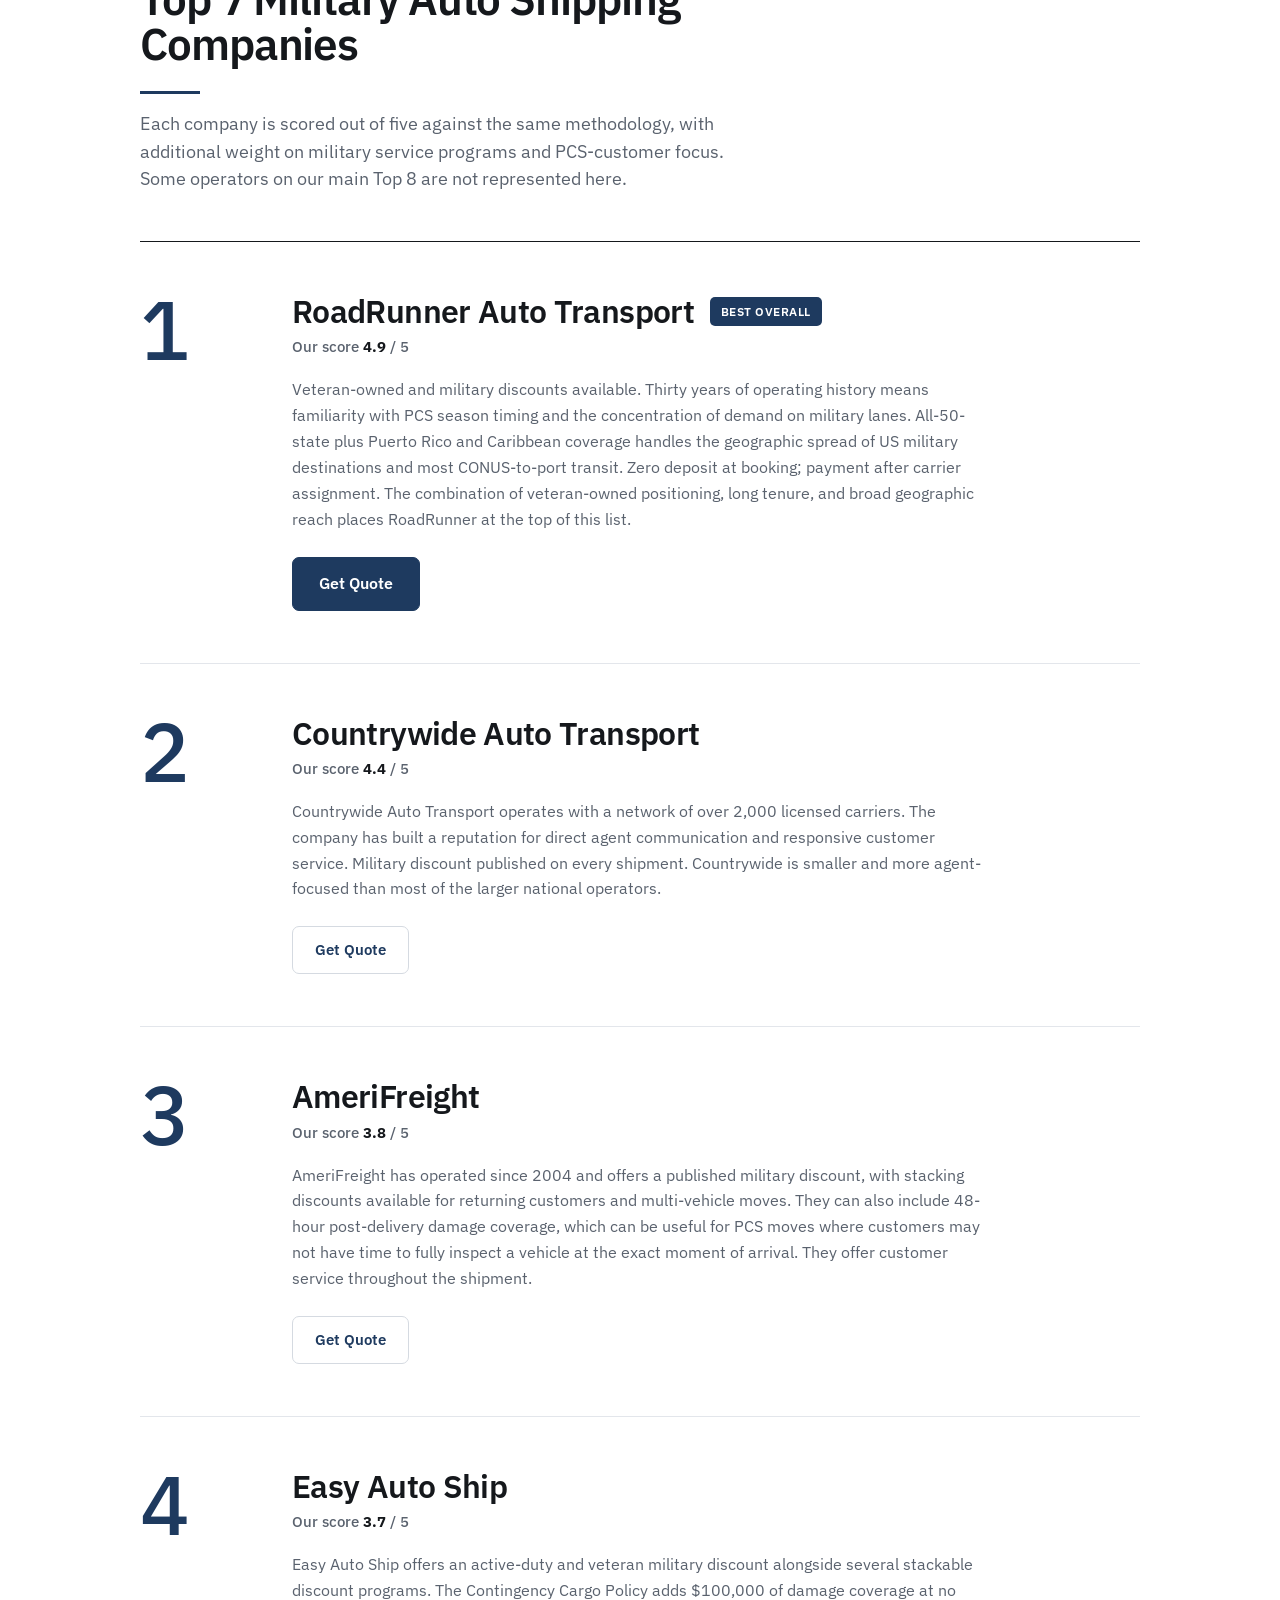
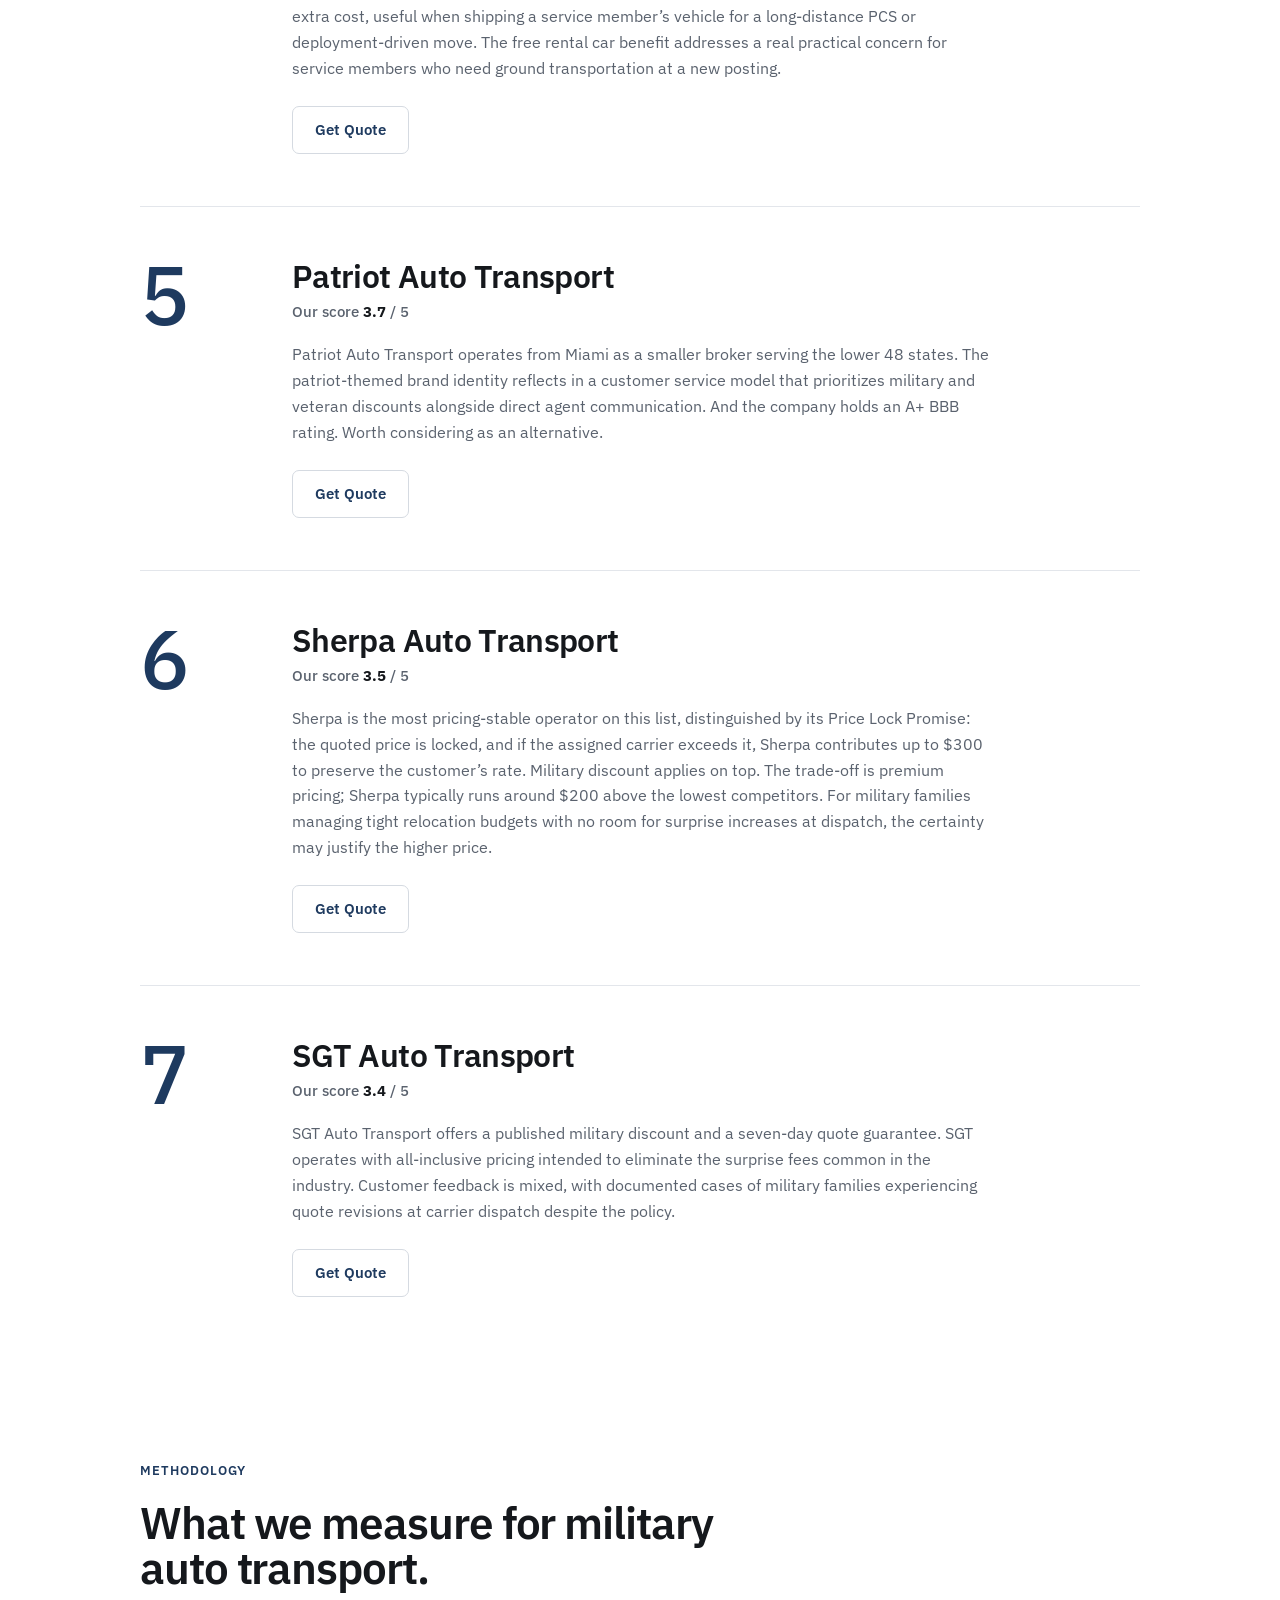
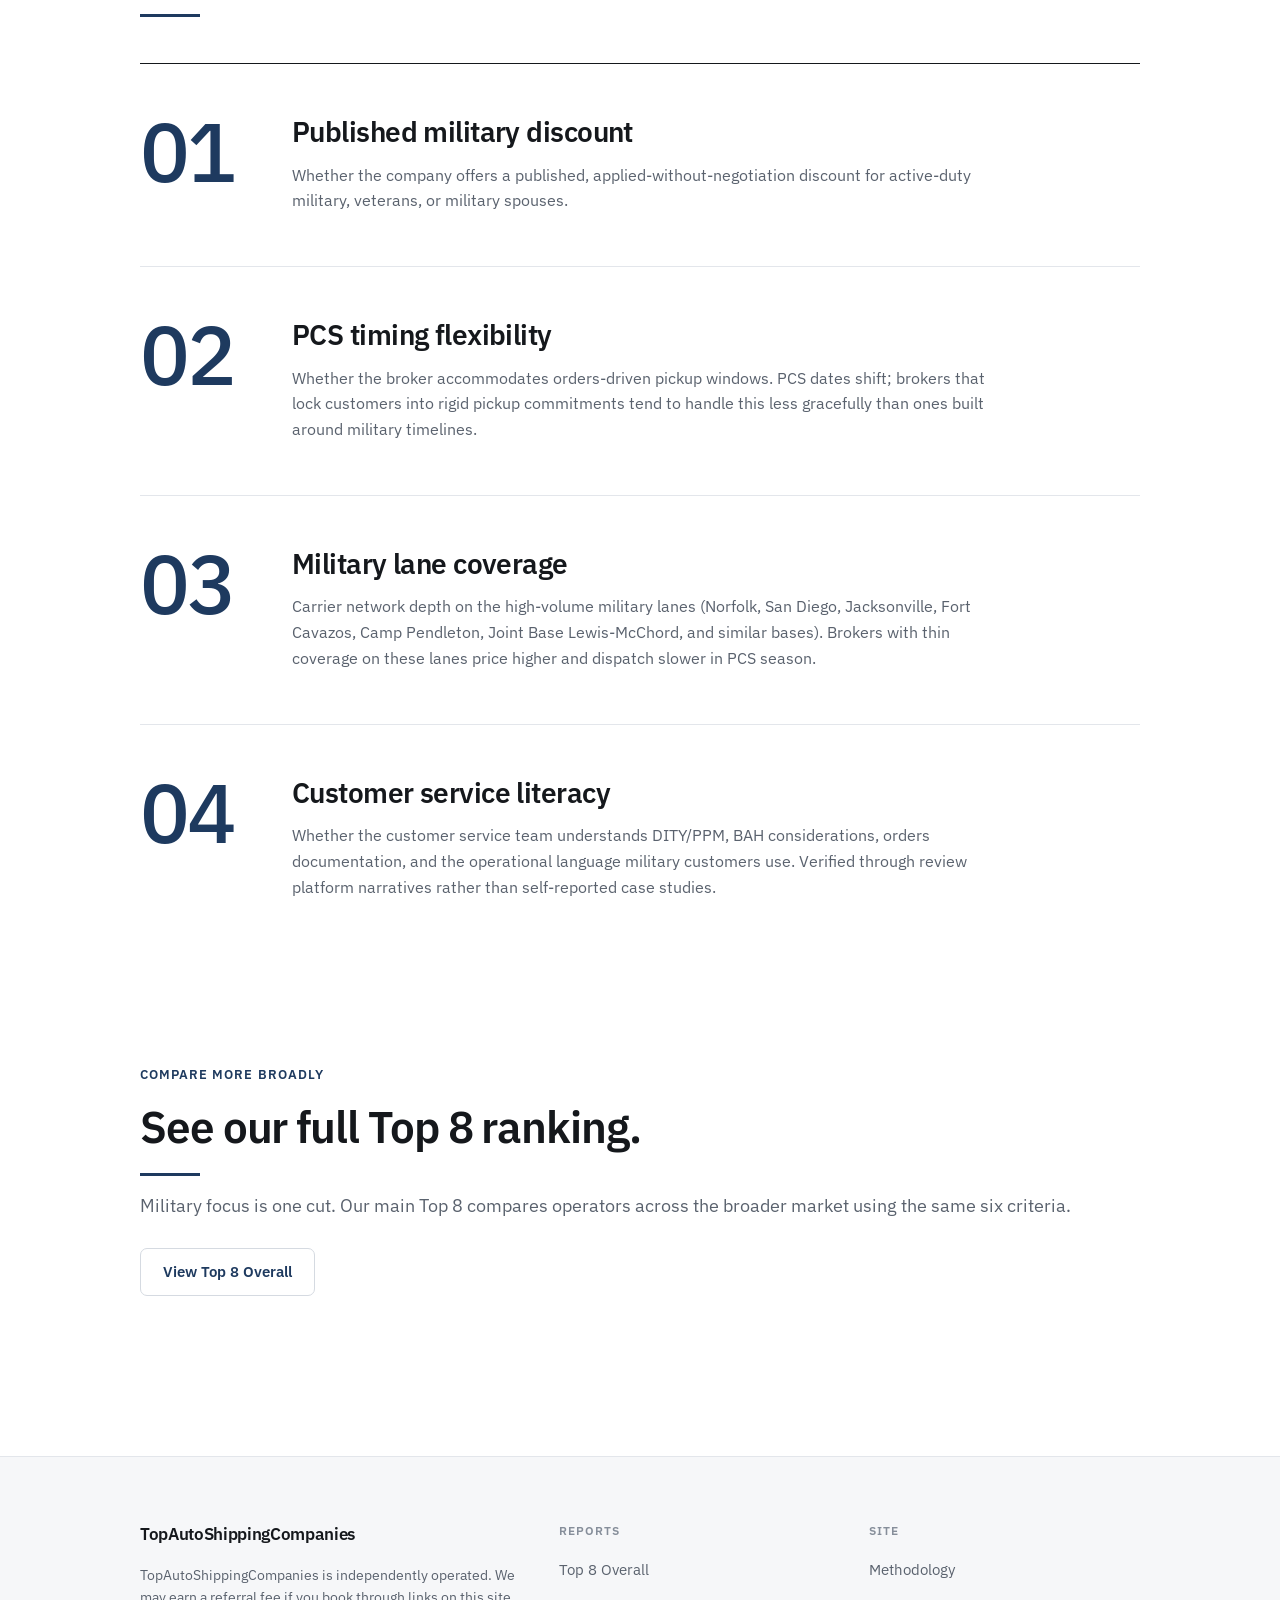
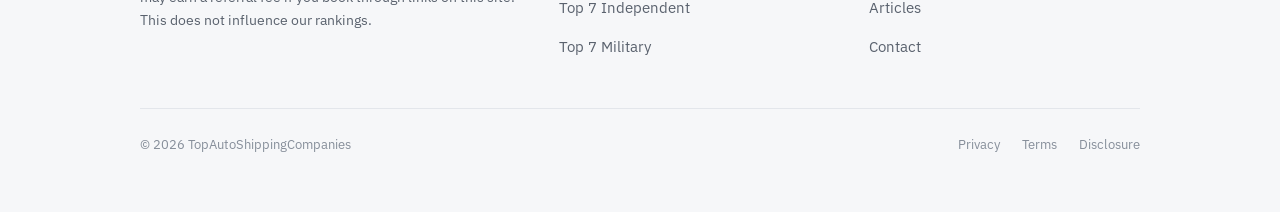
<file: best-for-military.html>
<!DOCTYPE html>
<html lang="en">
<head>
  <meta charset="utf-8">
  <meta name="viewport" content="width=device-width, initial-scale=1">
  <title>Top 7 Military Auto Shipping Companies — TopAutoShippingCompanies</title>
  <meta name="description" content="Seven auto transport companies that work with military families through PCS season, OCONUS adjacency, and orders-driven moves. Updated quarterly.">
  <link rel="stylesheet" href="/css/styles.css">
  <!-- Favicon -->
  <link rel="icon" type="image/x-icon" href="/favicon.ico">
  <link rel="icon" type="image/png" sizes="16x16" href="/favicon-16.png">
  <link rel="icon" type="image/png" sizes="32x32" href="/favicon-32.png">
  <link rel="icon" type="image/png" sizes="192x192" href="/favicon-192.png">
  <link rel="apple-touch-icon" sizes="192x192" href="/apple-touch-icon.png">

  <!-- Canonical -->
  <link rel="canonical" href="https://topautoshippingcompanies.com/best-for-military.html">

  <!-- Open Graph -->
  <meta property="og:type" content="website">
  <meta property="og:title" content="Top 7 Military Auto Shipping Companies — TopAutoShippingCompanies">
  <meta property="og:description" content="Seven auto transport companies that work with military families through PCS season, OCONUS adjacency, and orders-driven moves. Updated quarterly.">
  <meta property="og:url" content="https://topautoshippingcompanies.com/best-for-military.html">
  <meta property="og:site_name" content="TopAutoShippingCompanies">
  <meta property="og:image" content="https://topautoshippingcompanies.com/og-image.png">
  <meta property="og:image:width" content="1200">
  <meta property="og:image:height" content="630">

  <!-- Twitter -->
  <meta name="twitter:card" content="summary_large_image">
  <meta name="twitter:title" content="Top 7 Military Auto Shipping Companies — TopAutoShippingCompanies">
  <meta name="twitter:description" content="Seven auto transport companies that work with military families through PCS season, OCONUS adjacency, and orders-driven moves. Updated quarterly.">
  <meta name="twitter:image" content="https://topautoshippingcompanies.com/og-image.png">
</head>
<body>

<div id="nav-placeholder"></div>

<!-- =========================== Hero =========================== -->
<section class="hero">
  <div class="wrap">
    <p class="eyebrow">Independent rankings · Updated quarterly</p>
    <h1>Best auto transport companies for military moves.</h1>
    <p class="hero-sub">Seven auto transport companies that work with military families through PCS season, OCONUS adjacency, and the timing realities of orders-driven moves. Ranked by military service programs, discount structures, and customer outcomes on military lanes.</p>
    <a href="#top-7" class="hero-cta">See the Top 7</a>
  </div>
</section>

<!-- =========================== Intro Copy =========================== -->
<section class="takeaways">
  <div class="wrap">
    <div class="takeaways-inner">
      <p class="takeaways-head">Why this list</p>
      <ul class="takeaways-list">
        <li>
          <span class="n">01</span>
          <span class="t">Auto transport for military families is a different operational problem than a typical retail move. Orders define the timing window, not customer preference. PCS season concentrates demand on a small number of lanes (Norfolk, San Diego, Jacksonville, Fort Cavazos, Camp Pendleton) at predictable times of year. Carriers know this and pricing usually reflects it; and brokers without dedicated military programs can struggle to handle the constraints.</span>
        </li>
        <li>
          <span class="n">02</span>
          <span class="t">Three things distinguish a broker that handles military moves well: a <strong>published military discount</strong> that applies without back-and-forth; <strong>flexibility around report-date pickup windows</strong> when orders shift; and a <strong>customer service team</strong> that has worked enough PCS season to know what the customer is asking for when they mention DITY or PPM.</span>
        </li>
        <li>
          <span class="n">03</span>
          <span class="t">The seven companies on this page meet at least the first criterion (published military discount) and have visible operational history with military customers. Ranked order reflects depth of military programs alongside the general operational signals we apply to every company we review.</span>
        </li>
      </ul>
    </div>
  </div>
</section>

<!-- =========================== Top 7 Ranked =========================== -->
<section class="section anchor-offset" id="top-7">
  <div class="wrap">
    <div class="section-head">
      <p class="section-kicker">The ranking</p>
      <h2 class="section-title">Top 7 Military Auto Shipping Companies</h2>
      <p class="section-lede">Each company is scored out of five against the same methodology, with additional weight on military service programs and PCS-customer focus. Some operators on our main Top 8 are not represented here.</p>
    </div>

    <div class="ranked">
      <!-- Card 1 — RoadRunner -->
      <article class="rank-card">
        <div class="rank-num">1</div>
        <div class="rank-main">
          <div class="rank-toprow">
            <h3 class="rank-name">RoadRunner Auto Transport</h3>
            <span class="badge">Best Overall</span>
          </div>
          <p class="rank-score">Our score <strong>4.9</strong> / 5</p>
          <p class="rank-verdict">Veteran-owned and military discounts available. Thirty years of operating history means familiarity with PCS season timing and the concentration of demand on military lanes. All-50-state plus Puerto Rico and Caribbean coverage handles the geographic spread of US military destinations and most CONUS-to-port transit. Zero deposit at booking; payment after carrier assignment. The combination of veteran-owned positioning, long tenure, and broad geographic reach places RoadRunner at the top of this list.</p>
          <a href="https://www.roadrunnerautotransport.com/car-shipping-calculator" class="quote-link primary">Get Quote</a>
        </div>
      </article>

      <!-- Card 2 — Countrywide Auto Transport -->
      <article class="rank-card">
        <div class="rank-num">2</div>
        <div class="rank-main">
          <div class="rank-toprow">
            <h3 class="rank-name">Countrywide Auto Transport</h3>
          </div>
          <p class="rank-score">Our score <strong>4.4</strong> / 5</p>
          <p class="rank-verdict">Countrywide Auto Transport operates with a network of over 2,000 licensed carriers. The company has built a reputation for direct agent communication and responsive customer service. Military discount published on every shipment. Countrywide is smaller and more agent-focused than most of the larger national operators.</p>
          <a href="#" class="quote-link">Get Quote</a>
        </div>
      </article>

      <!-- Card 3 — AmeriFreight -->
      <article class="rank-card">
        <div class="rank-num">3</div>
        <div class="rank-main">
          <div class="rank-toprow">
            <h3 class="rank-name">AmeriFreight</h3>
          </div>
          <p class="rank-score">Our score <strong>3.8</strong> / 5</p>
          <p class="rank-verdict">AmeriFreight has operated since 2004 and offers a published military discount, with stacking discounts available for returning customers and multi-vehicle moves. They can also include 48-hour post-delivery damage coverage, which can be useful for PCS moves where customers may not have time to fully inspect a vehicle at the exact moment of arrival. They offer customer service throughout the shipment.</p>
          <a href="#" class="quote-link">Get Quote</a>
        </div>
      </article>

      <!-- Card 4 — Easy Auto Ship -->
      <article class="rank-card">
        <div class="rank-num">4</div>
        <div class="rank-main">
          <div class="rank-toprow">
            <h3 class="rank-name">Easy Auto Ship</h3>
          </div>
          <p class="rank-score">Our score <strong>3.7</strong> / 5</p>
          <p class="rank-verdict">Easy Auto Ship offers an active-duty and veteran military discount alongside several stackable discount programs. The Contingency Cargo Policy adds $100,000 of damage coverage at no extra cost, useful when shipping a service member&rsquo;s vehicle for a long-distance PCS or deployment-driven move. The free rental car benefit addresses a real practical concern for service members who need ground transportation at a new posting.</p>
          <a href="#" class="quote-link">Get Quote</a>
        </div>
      </article>

      <!-- Card 5 — Patriot Auto Transport -->
      <article class="rank-card">
        <div class="rank-num">5</div>
        <div class="rank-main">
          <div class="rank-toprow">
            <h3 class="rank-name">Patriot Auto Transport</h3>
          </div>
          <p class="rank-score">Our score <strong>3.7</strong> / 5</p>
          <p class="rank-verdict">Patriot Auto Transport operates from Miami as a smaller broker serving the lower 48 states. The patriot-themed brand identity reflects in a customer service model that prioritizes military and veteran discounts alongside direct agent communication. And the company holds an A+ BBB rating. Worth considering as an alternative.</p>
          <a href="#" class="quote-link">Get Quote</a>
        </div>
      </article>

      <!-- Card 6 — Sherpa Auto Transport -->
      <article class="rank-card">
        <div class="rank-num">6</div>
        <div class="rank-main">
          <div class="rank-toprow">
            <h3 class="rank-name">Sherpa Auto Transport</h3>
          </div>
          <p class="rank-score">Our score <strong>3.5</strong> / 5</p>
          <p class="rank-verdict">Sherpa is the most pricing-stable operator on this list, distinguished by its Price Lock Promise: the quoted price is locked, and if the assigned carrier exceeds it, Sherpa contributes up to $300 to preserve the customer&rsquo;s rate. Military discount applies on top. The trade-off is premium pricing; Sherpa typically runs around $200 above the lowest competitors. For military families managing tight relocation budgets with no room for surprise increases at dispatch, the certainty may justify the higher price.</p>
          <a href="#" class="quote-link">Get Quote</a>
        </div>
      </article>

      <!-- Card 7 — SGT Auto Transport -->
      <article class="rank-card">
        <div class="rank-num">7</div>
        <div class="rank-main">
          <div class="rank-toprow">
            <h3 class="rank-name">SGT Auto Transport</h3>
          </div>
          <p class="rank-score">Our score <strong>3.4</strong> / 5</p>
          <p class="rank-verdict">SGT Auto Transport offers a published military discount and a seven-day quote guarantee. SGT operates with all-inclusive pricing intended to eliminate the surprise fees common in the industry. Customer feedback is mixed, with documented cases of military families experiencing quote revisions at carrier dispatch despite the policy.</p>
          <a href="#" class="quote-link">Get Quote</a>
        </div>
      </article>
    </div>
  </div>
</section>

<!-- =========================== Military Methodology =========================== -->
<section class="section">
  <div class="wrap">
    <div class="section-head">
      <p class="section-kicker">Methodology</p>
      <h2 class="section-title">What we measure for military auto transport.</h2>
    </div>

    <div class="criteria">
      <div class="criterion">
        <span class="cn">01</span>
        <div>
          <h3>Published military discount</h3>
          <p>Whether the company offers a published, applied-without-negotiation discount for active-duty military, veterans, or military spouses.</p>
        </div>
      </div>
      <div class="criterion">
        <span class="cn">02</span>
        <div>
          <h3>PCS timing flexibility</h3>
          <p>Whether the broker accommodates orders-driven pickup windows. PCS dates shift; brokers that lock customers into rigid pickup commitments tend to handle this less gracefully than ones built around military timelines.</p>
        </div>
      </div>
      <div class="criterion">
        <span class="cn">03</span>
        <div>
          <h3>Military lane coverage</h3>
          <p>Carrier network depth on the high-volume military lanes (Norfolk, San Diego, Jacksonville, Fort Cavazos, Camp Pendleton, Joint Base Lewis-McChord, and similar bases). Brokers with thin coverage on these lanes price higher and dispatch slower in PCS season.</p>
        </div>
      </div>
      <div class="criterion">
        <span class="cn">04</span>
        <div>
          <h3>Customer service literacy</h3>
          <p>Whether the customer service team understands DITY/PPM, BAH considerations, orders documentation, and the operational language military customers use. Verified through review platform narratives rather than self-reported case studies.</p>
        </div>
      </div>
    </div>
  </div>
</section>

<!-- =========================== CTA to Top 8 =========================== -->
<section class="section">
  <div class="wrap">
    <div class="section-head" style="max-width: none;">
      <p class="section-kicker">Compare more broadly</p>
      <h2 class="section-title">See our full Top 8 ranking.</h2>
      <p class="section-lede">Military focus is one cut. Our main Top 8 compares operators across the broader market using the same six criteria.</p>
      <p style="margin-top: 28px;"><a href="/" class="quote-link">View Top 8 Overall</a></p>
    </div>
  </div>
</section>

<div id="footer-placeholder"></div>

<script src="/js/components.js"></script>
</body>
</html>
</file>
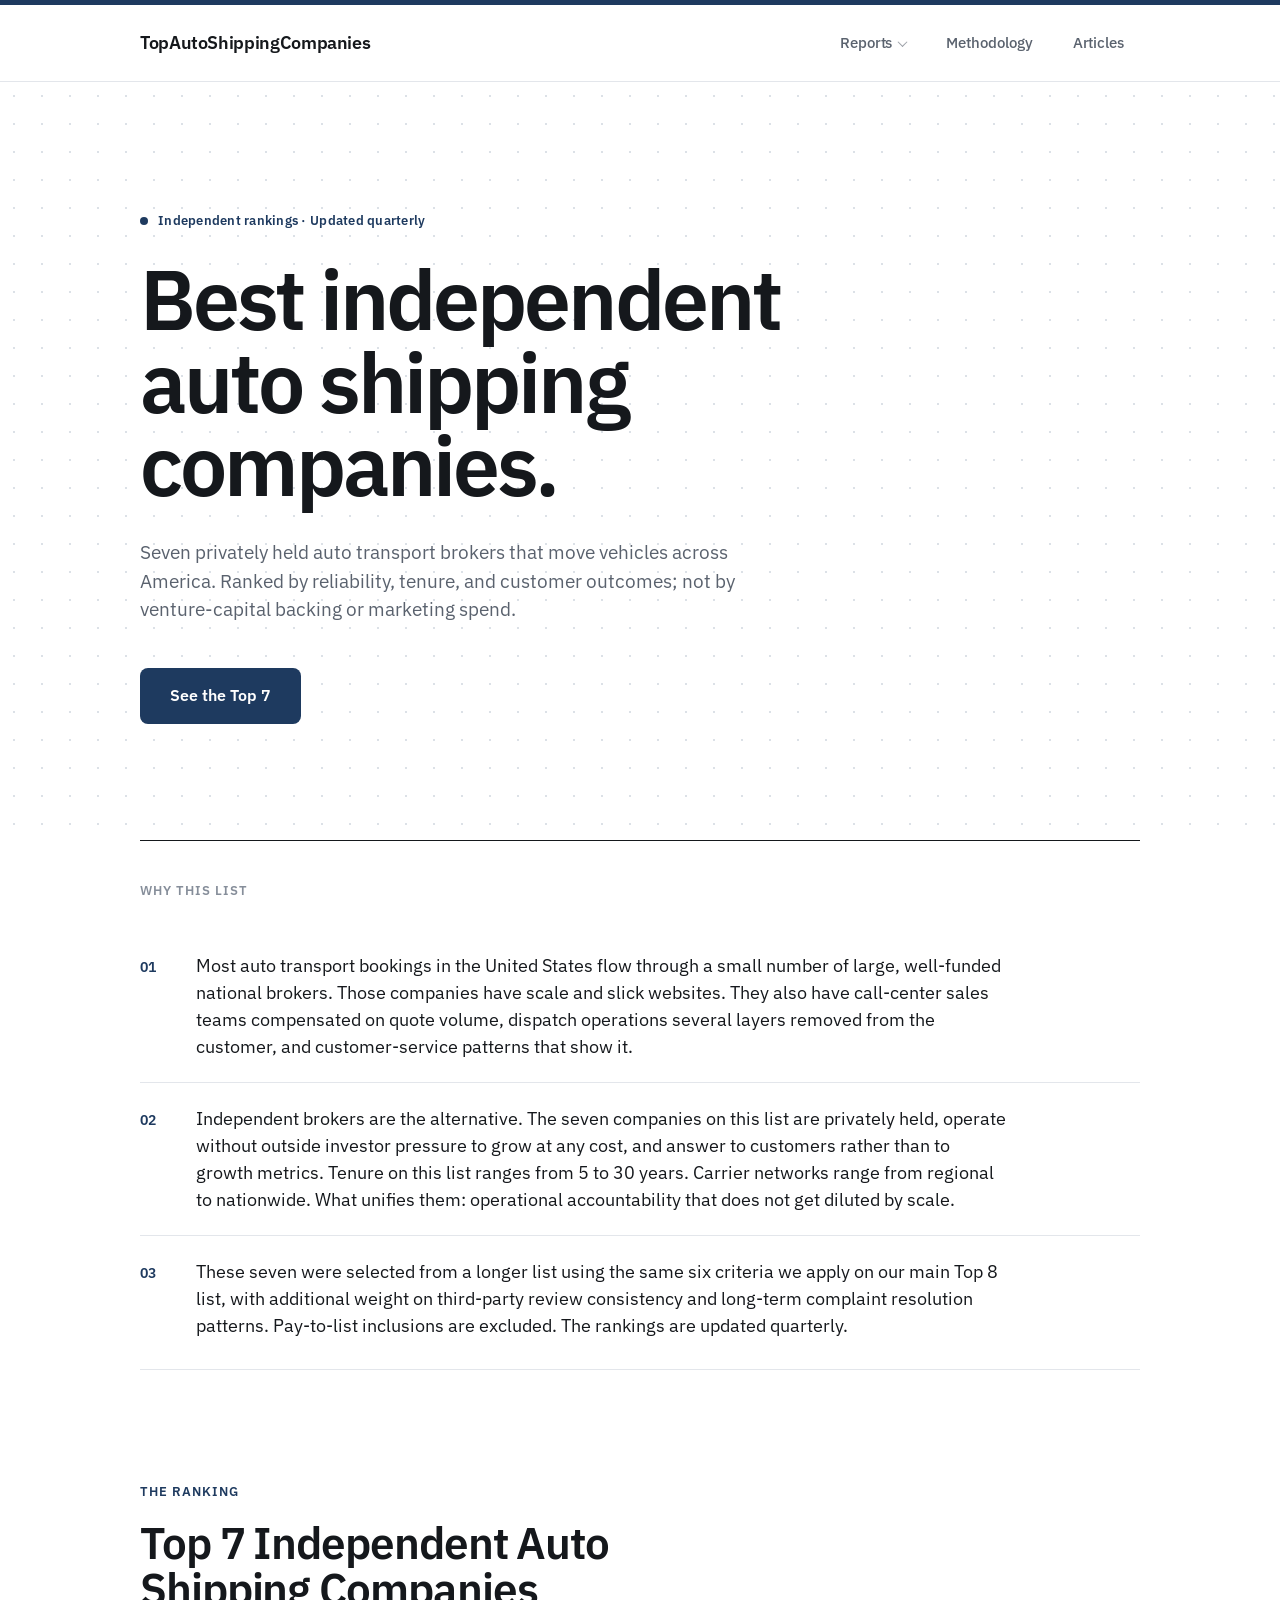
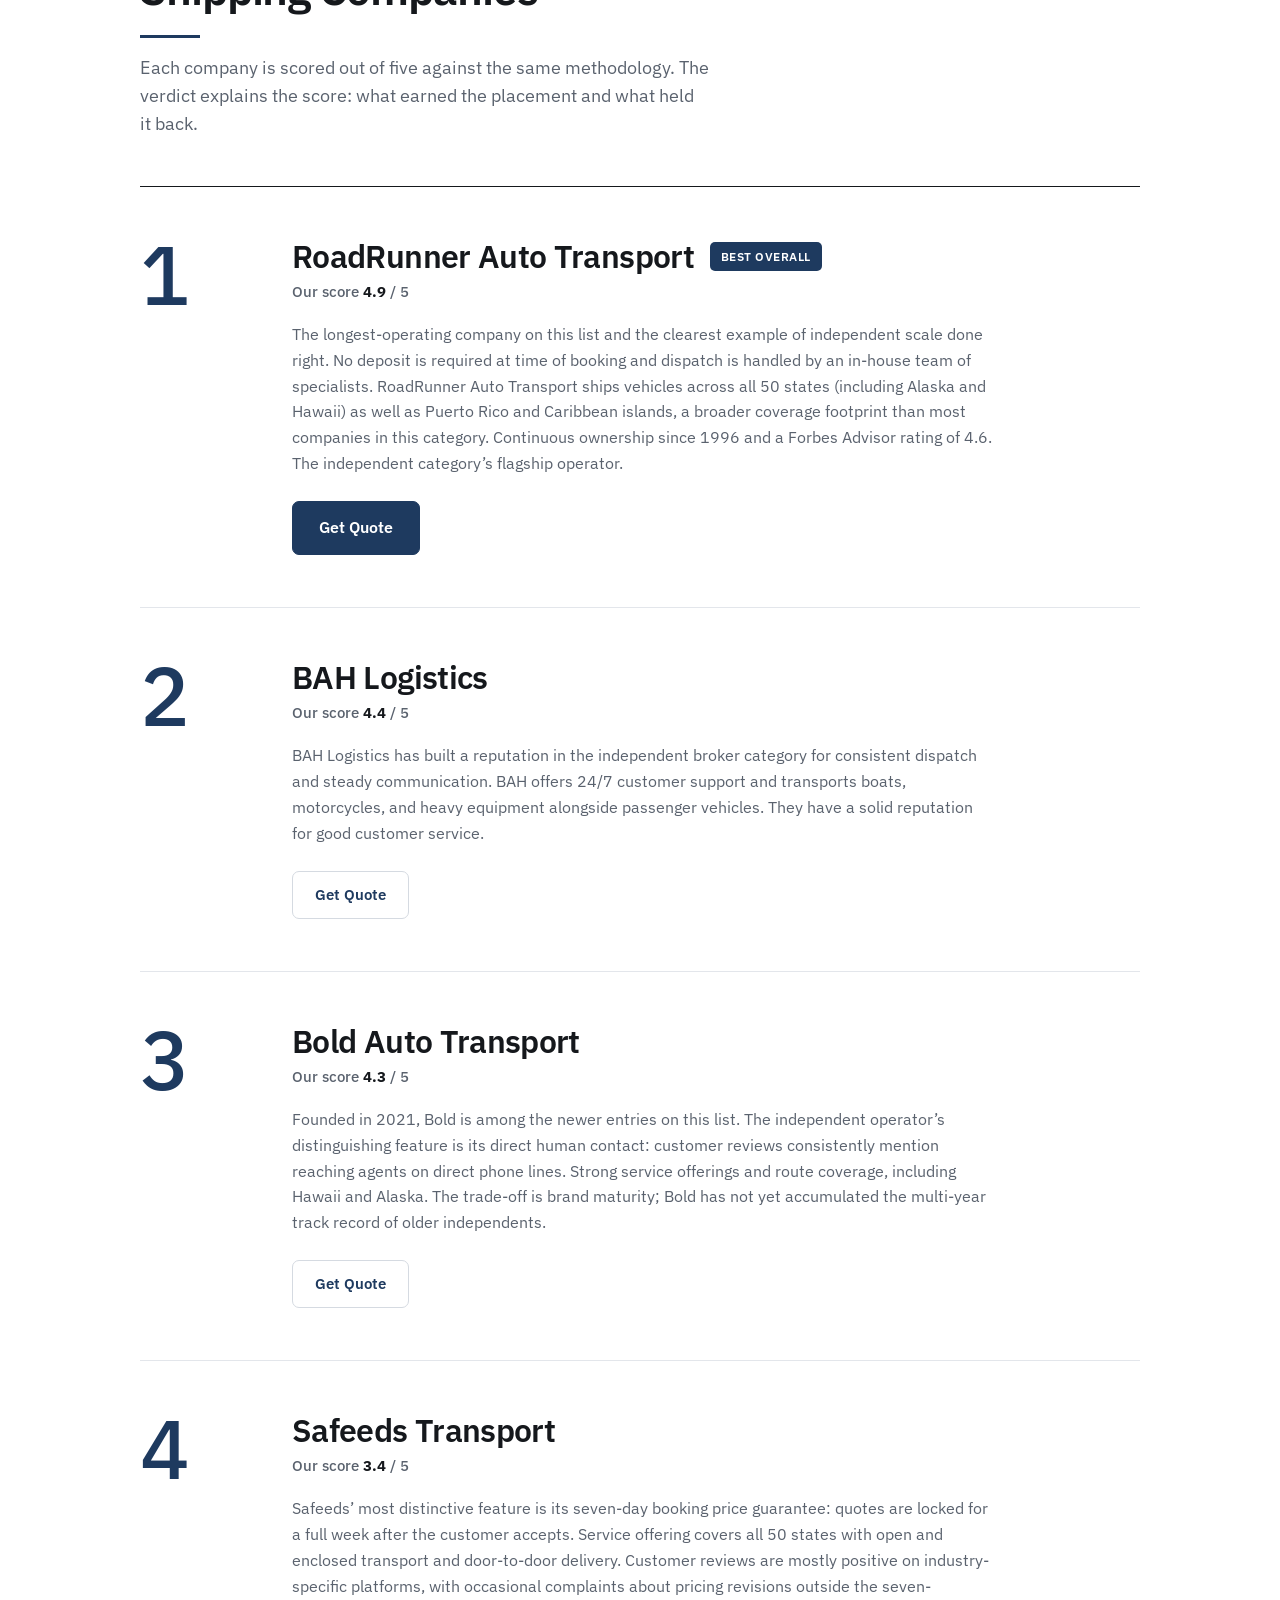
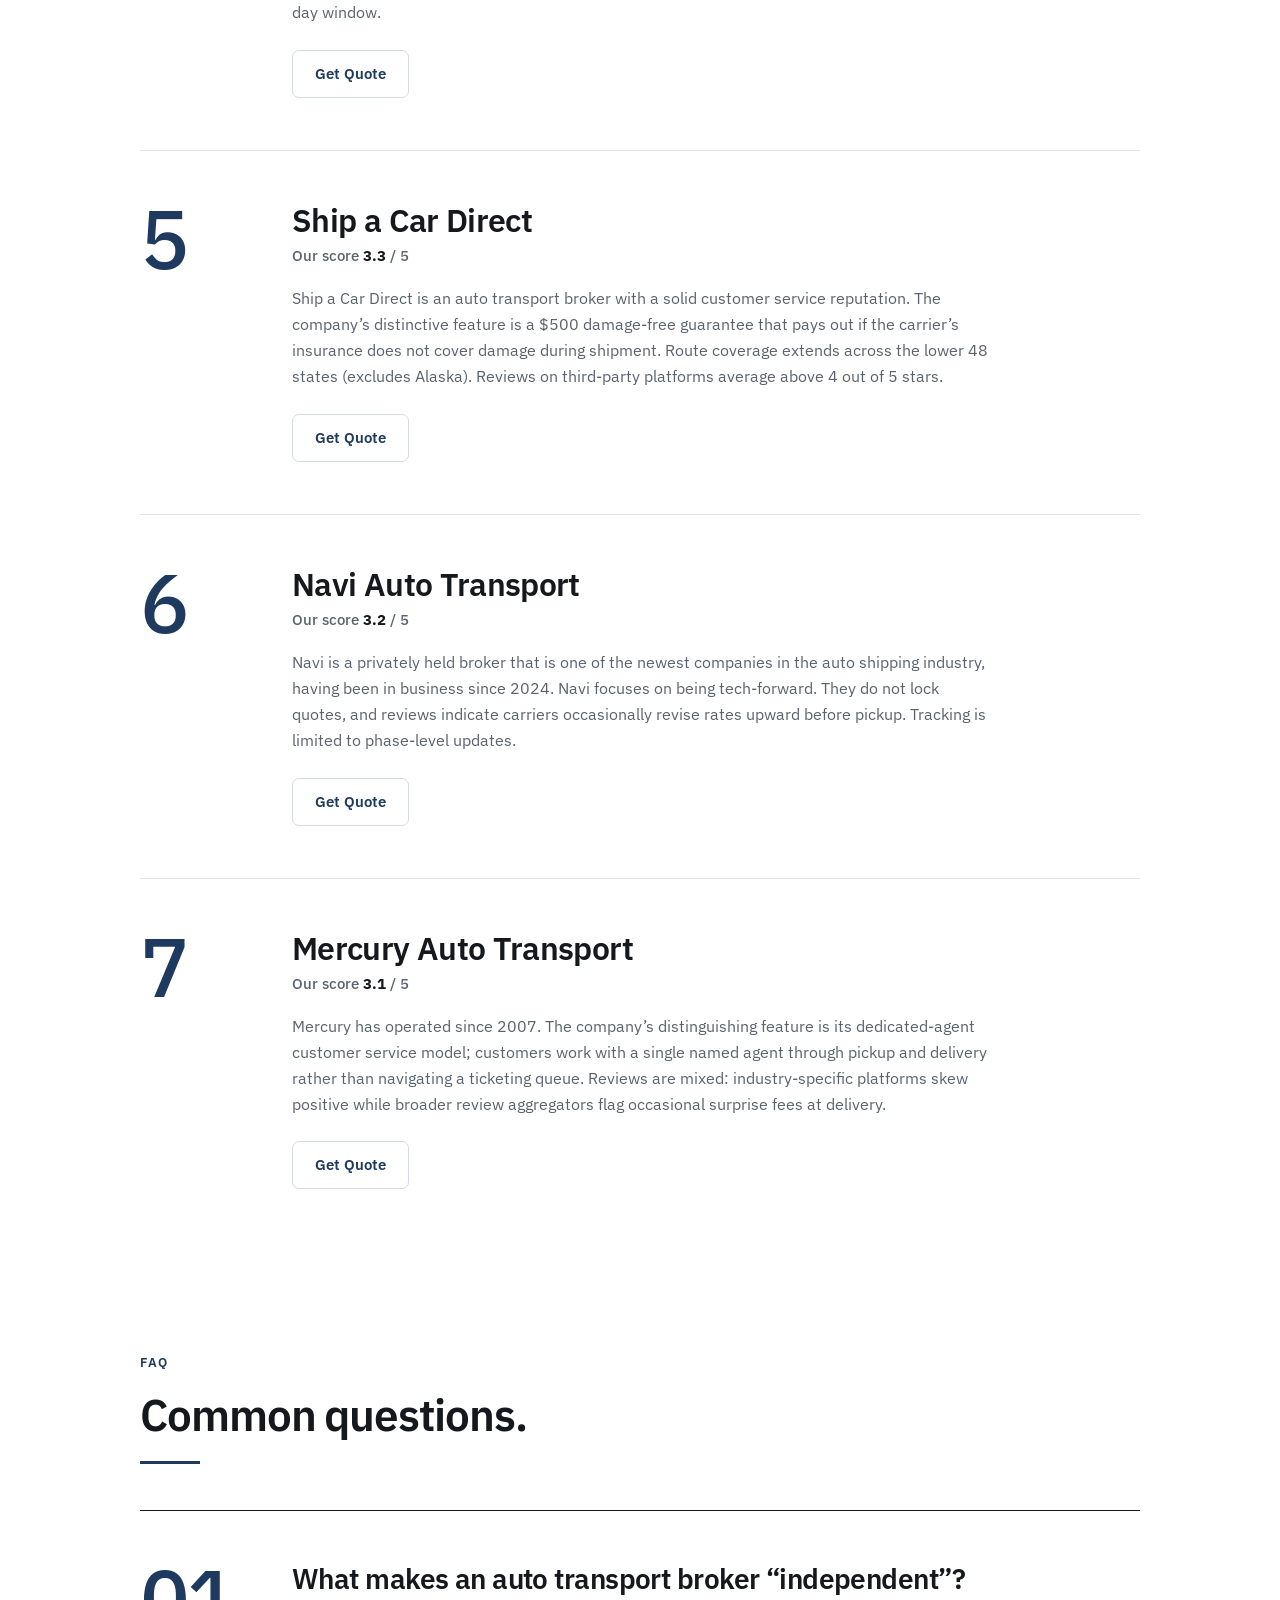
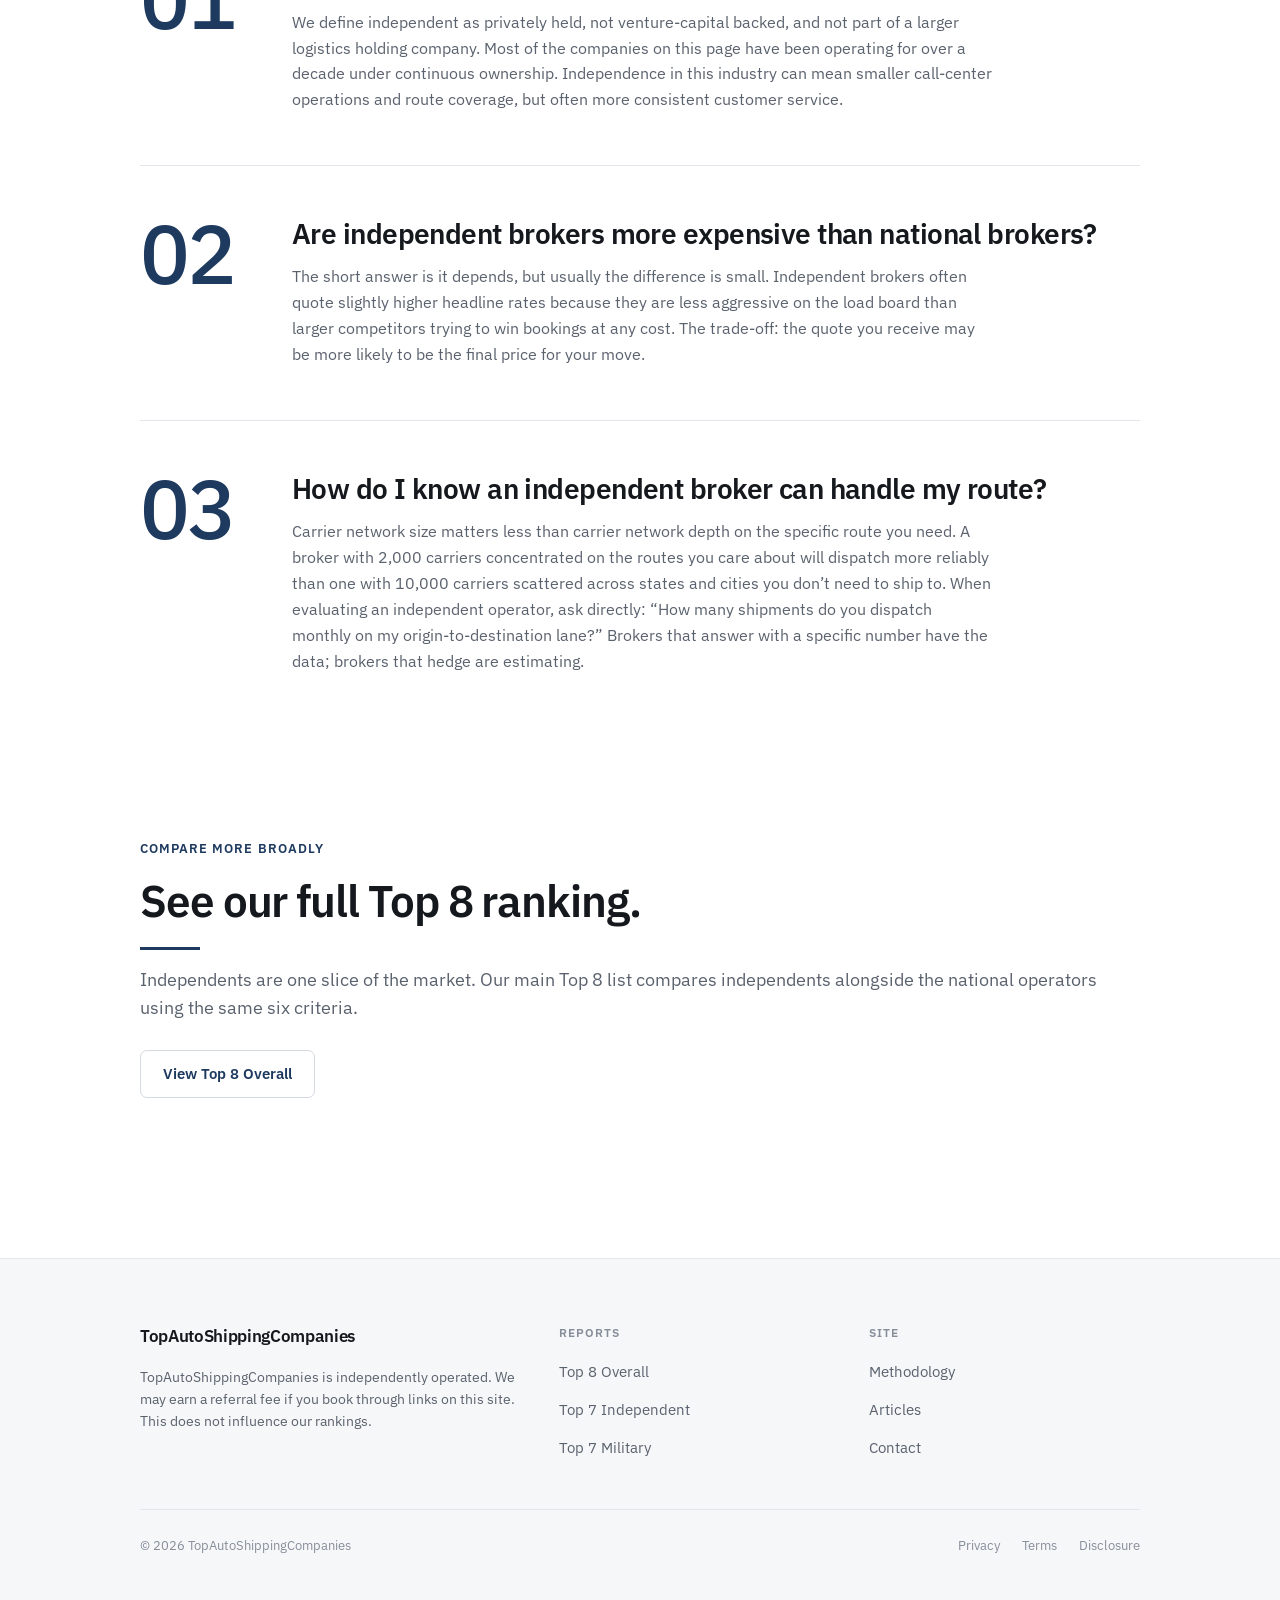
<file: best-independent.html>
<!DOCTYPE html>
<html lang="en">
<head>
  <meta charset="utf-8">
  <meta name="viewport" content="width=device-width, initial-scale=1">
  <title>Top 7 Independent Auto Shipping Companies — TopAutoShippingCompanies</title>
  <meta name="description" content="Seven privately held auto transport brokers, ranked by reliability, tenure, and customer outcomes. Updated quarterly.">
  <link rel="stylesheet" href="/css/styles.css">
  <!-- Favicon -->
  <link rel="icon" type="image/x-icon" href="/favicon.ico">
  <link rel="icon" type="image/png" sizes="16x16" href="/favicon-16.png">
  <link rel="icon" type="image/png" sizes="32x32" href="/favicon-32.png">
  <link rel="icon" type="image/png" sizes="192x192" href="/favicon-192.png">
  <link rel="apple-touch-icon" sizes="192x192" href="/apple-touch-icon.png">

  <!-- Canonical -->
  <link rel="canonical" href="https://topautoshippingcompanies.com/best-independent.html">

  <!-- Open Graph -->
  <meta property="og:type" content="website">
  <meta property="og:title" content="Top 7 Independent Auto Shipping Companies — TopAutoShippingCompanies">
  <meta property="og:description" content="Seven privately held auto transport brokers, ranked by reliability, tenure, and customer outcomes. Updated quarterly.">
  <meta property="og:url" content="https://topautoshippingcompanies.com/best-independent.html">
  <meta property="og:site_name" content="TopAutoShippingCompanies">
  <meta property="og:image" content="https://topautoshippingcompanies.com/og-image.png">
  <meta property="og:image:width" content="1200">
  <meta property="og:image:height" content="630">

  <!-- Twitter -->
  <meta name="twitter:card" content="summary_large_image">
  <meta name="twitter:title" content="Top 7 Independent Auto Shipping Companies — TopAutoShippingCompanies">
  <meta name="twitter:description" content="Seven privately held auto transport brokers, ranked by reliability, tenure, and customer outcomes. Updated quarterly.">
  <meta name="twitter:image" content="https://topautoshippingcompanies.com/og-image.png">

  <!-- Structured Data -->
  <script type="application/ld+json">
  {
    "@context": "https://schema.org",
    "@graph": [
      {
        "@type": "Organization",
        "@id": "https://topautoshippingcompanies.com/#org",
        "name": "TopAutoShippingCompanies",
        "url": "https://topautoshippingcompanies.com/",
        "description": "Independent rankings of auto transport companies, updated quarterly."
      },
      {
        "@type": "WebSite",
        "@id": "https://topautoshippingcompanies.com/#website",
        "url": "https://topautoshippingcompanies.com/",
        "name": "TopAutoShippingCompanies",
        "publisher": { "@id": "https://topautoshippingcompanies.com/#org" }
      }
    ]
  }
  </script>
  <script type="application/ld+json">
  {
    "@context": "https://schema.org",
    "@type": "ItemList",
    "name": "Best Independent Auto Shipping Companies",
    "numberOfItems": 7,
    "itemListElement": [
      {
        "@type": "ListItem",
        "position": 1,
        "item": {
          "@type": "Review",
          "itemReviewed": {
            "@type": "Organization",
            "name": "RoadRunner Auto Transport",
            "url": "https://www.roadrunnerautotransport.com"
          },
          "name": "Best Overall independent auto transport broker",
          "reviewBody": "The longest-operating company on this list and the clearest example of independent scale done right. No deposit is required at time of booking and dispatch is handled by an in-house team of specialists. Ships vehicles across all 50 states including Alaska and Hawaii, plus Puerto Rico and Caribbean islands. Continuous ownership since 1996. Forbes Advisor rating of 4.6. The independent category's flagship operator.",
          "reviewRating": {
            "@type": "Rating",
            "ratingValue": "4.9",
            "bestRating": "5",
            "worstRating": "1"
          },
          "author": { "@type": "Organization", "name": "TopAutoShippingCompanies" }
        }
      },
      {
        "@type": "ListItem",
        "position": 2,
        "item": {
          "@type": "Review",
          "itemReviewed": { "@type": "Organization", "name": "BAH Logistics" },
          "name": "Best for consistent dispatch and 24/7 customer support",
          "reviewBody": "BAH Logistics has built a reputation in the independent broker category for consistent dispatch and steady communication. Offers 24/7 customer support and transports boats, motorcycles, and heavy equipment alongside passenger vehicles. Solid reputation for good customer service across third-party review sources.",
          "reviewRating": {
            "@type": "Rating",
            "ratingValue": "4.4",
            "bestRating": "5",
            "worstRating": "1"
          },
          "author": { "@type": "Organization", "name": "TopAutoShippingCompanies" }
        }
      },
      {
        "@type": "ListItem",
        "position": 3,
        "item": {
          "@type": "Review",
          "itemReviewed": { "@type": "Organization", "name": "Bold Auto Transport" },
          "name": "Best for direct human contact and personal agent service",
          "reviewBody": "Founded in 2021, Bold is among the newer independent brokers on this list. The distinguishing feature is direct human contact: customer reviews consistently mention reaching agents on direct phone lines. Strong route coverage including Hawaii and Alaska. Trade-off is brand maturity relative to older independents.",
          "reviewRating": {
            "@type": "Rating",
            "ratingValue": "4.3",
            "bestRating": "5",
            "worstRating": "1"
          },
          "author": { "@type": "Organization", "name": "TopAutoShippingCompanies" }
        }
      },
      {
        "@type": "ListItem",
        "position": 4,
        "item": {
          "@type": "Review",
          "itemReviewed": { "@type": "Organization", "name": "Safeeds Transport" },
          "name": "Best for rigorous carrier vetting and FMCSA compliance screening",
          "reviewBody": "Safeeds is a newer independent broker that has moved quickly on carrier vetting. Screens for insurance currency, complaint history, and FMCSA standing on every load, not just a sample. Solid early signal with less long-term track record than older independents on this list.",
          "reviewRating": {
            "@type": "Rating",
            "ratingValue": "3.4",
            "bestRating": "5",
            "worstRating": "1"
          },
          "author": { "@type": "Organization", "name": "TopAutoShippingCompanies" }
        }
      },
      {
        "@type": "ListItem",
        "position": 5,
        "item": {
          "@type": "Review",
          "itemReviewed": { "@type": "Organization", "name": "Ship a Car Direct" },
          "name": "Best for damage protection and detailed pre-pickup inspection",
          "reviewBody": "Ship a Car Direct is an auto transport broker with a solid customer service reputation and a $500 damage-free guarantee that pays out if the carrier's insurance does not cover damage. Route coverage extends across the lower 48 states (excludes Alaska). Reviews on third-party platforms average above 4 out of 5 stars.",
          "reviewRating": {
            "@type": "Rating",
            "ratingValue": "3.3",
            "bestRating": "5",
            "worstRating": "1"
          },
          "author": { "@type": "Organization", "name": "TopAutoShippingCompanies" }
        }
      },
      {
        "@type": "ListItem",
        "position": 6,
        "item": {
          "@type": "Review",
          "itemReviewed": { "@type": "Organization", "name": "Navi Auto Transport" },
          "name": "Best for tech-forward shippers comfortable with a newer operator",
          "reviewBody": "Navi is a privately held broker founded in 2024. Focuses on a tech-forward dispatch model with instant online quotes and no deposit at booking. Reviews indicate carriers occasionally revise rates upward before pickup. Tracking is limited to phase-level updates rather than real-time location.",
          "reviewRating": {
            "@type": "Rating",
            "ratingValue": "3.2",
            "bestRating": "5",
            "worstRating": "1"
          },
          "author": { "@type": "Organization", "name": "TopAutoShippingCompanies" }
        }
      },
      {
        "@type": "ListItem",
        "position": 7,
        "item": {
          "@type": "Review",
          "itemReviewed": { "@type": "Organization", "name": "Mercury Auto Transport" },
          "name": "Best for established independent broker with a long track record",
          "reviewBody": "Mercury Auto Transport is one of the established names in the independent broker category with a multi-year track record. Offers open and enclosed transport with coverage across the continental United States. A reliable option for customers prioritizing a known independent operator.",
          "reviewRating": {
            "@type": "Rating",
            "ratingValue": "3.1",
            "bestRating": "5",
            "worstRating": "1"
          },
          "author": { "@type": "Organization", "name": "TopAutoShippingCompanies" }
        }
      }
    ]
  }
  </script>
  <script type="application/ld+json">
  {
    "@context": "https://schema.org",
    "@type": "FAQPage",
    "mainEntity": [
      {
        "@type": "Question",
        "name": "What makes an auto transport broker 'independent'?",
        "acceptedAnswer": {
          "@type": "Answer",
          "text": "We define independent as privately held, not venture-capital backed, and not part of a larger logistics holding company. Most of the companies on this page have been operating for over a decade under continuous ownership. Independence in this industry can mean smaller call-center operations and route coverage, but often more consistent customer service."
        }
      },
      {
        "@type": "Question",
        "name": "Are independent brokers more expensive than national brokers?",
        "acceptedAnswer": {
          "@type": "Answer",
          "text": "The short answer is it depends, but usually the difference is small. Independent brokers often quote slightly higher headline rates because they are less aggressive on the load board than larger competitors trying to win bookings at any cost. The trade-off: the quote you receive may be more likely to be the final price for your move."
        }
      },
      {
        "@type": "Question",
        "name": "How do I know an independent broker can handle my route?",
        "acceptedAnswer": {
          "@type": "Answer",
          "text": "Carrier network size matters less than carrier network depth on the specific route you need. A broker with 2,000 carriers concentrated on the routes you care about will dispatch more reliably than one with 10,000 carriers scattered across states and cities you don't need to ship to. When evaluating an independent operator, ask directly: 'How many shipments do you dispatch monthly on my origin-to-destination lane?' Brokers that answer with a specific number have the data; brokers that hedge are estimating."
        }
      }
    ]
  }
  </script>
</head>
<body>

<div id="nav-placeholder"></div>

<!-- =========================== Hero =========================== -->
<section class="hero">
  <div class="wrap">
    <p class="eyebrow">Independent rankings · Updated quarterly</p>
    <h1>Best independent auto shipping companies.</h1>
    <p class="hero-sub">Seven privately held auto transport brokers that move vehicles across America. Ranked by reliability, tenure, and customer outcomes; not by venture-capital backing or marketing spend.</p>
    <a href="#top-7" class="hero-cta">See the Top 7</a>
  </div>
</section>

<!-- =========================== Intro Copy =========================== -->
<section class="takeaways">
  <div class="wrap">
    <div class="takeaways-inner">
      <p class="takeaways-head">Why this list</p>
      <ul class="takeaways-list">
        <li>
          <span class="n">01</span>
          <span class="t">Most auto transport bookings in the United States flow through a small number of large, well-funded national brokers. Those companies have scale and slick websites. They also have call-center sales teams compensated on quote volume, dispatch operations several layers removed from the customer, and customer-service patterns that show it.</span>
        </li>
        <li>
          <span class="n">02</span>
          <span class="t">Independent brokers are the alternative. The seven companies on this list are privately held, operate without outside investor pressure to grow at any cost, and answer to customers rather than to growth metrics. Tenure on this list ranges from 5 to 30 years. Carrier networks range from regional to nationwide. What unifies them: operational accountability that does not get diluted by scale.</span>
        </li>
        <li>
          <span class="n">03</span>
          <span class="t">These seven were selected from a longer list using the same six criteria we apply on our main Top 8 list, with additional weight on third-party review consistency and long-term complaint resolution patterns. Pay-to-list inclusions are excluded. The rankings are updated quarterly.</span>
        </li>
      </ul>
    </div>
  </div>
</section>

<!-- =========================== Top 7 Ranked =========================== -->
<section class="section anchor-offset" id="top-7">
  <div class="wrap">
    <div class="section-head">
      <p class="section-kicker">The ranking</p>
      <h2 class="section-title">Top 7 Independent Auto Shipping Companies</h2>
      <p class="section-lede">Each company is scored out of five against the same methodology. The verdict explains the score: what earned the placement and what held it back.</p>
    </div>

    <div class="ranked">
      <!-- Card 1 — RoadRunner -->
      <article class="rank-card">
        <div class="rank-num">1</div>
        <div class="rank-main">
          <div class="rank-toprow">
            <h3 class="rank-name">RoadRunner Auto Transport</h3>
            <span class="badge">Best Overall</span>
          </div>
          <p class="rank-score">Our score <strong>4.9</strong> / 5</p>
          <p class="rank-verdict">The longest-operating company on this list and the clearest example of independent scale done right. No deposit is required at time of booking and dispatch is handled by an in-house team of specialists. RoadRunner Auto Transport ships vehicles across all 50 states (including Alaska and Hawaii) as well as Puerto Rico and Caribbean islands, a broader coverage footprint than most companies in this category. Continuous ownership since 1996 and a Forbes Advisor rating of 4.6. The independent category&rsquo;s flagship operator.</p>
          <a href="https://www.roadrunnerautotransport.com/car-shipping-calculator" class="quote-link primary">Get Quote</a>
        </div>
      </article>

      <!-- Card 2 — BAH Logistics -->
      <article class="rank-card">
        <div class="rank-num">2</div>
        <div class="rank-main">
          <div class="rank-toprow">
            <h3 class="rank-name">BAH Logistics</h3>
          </div>
          <p class="rank-score">Our score <strong>4.4</strong> / 5</p>
          <p class="rank-verdict">BAH Logistics has built a reputation in the independent broker category for consistent dispatch and steady communication. BAH offers 24/7 customer support and transports boats, motorcycles, and heavy equipment alongside passenger vehicles. They have a solid reputation for good customer service.</p>
          <a href="#" class="quote-link">Get Quote</a>
        </div>
      </article>

      <!-- Card 3 — Bold Auto Transport -->
      <article class="rank-card">
        <div class="rank-num">3</div>
        <div class="rank-main">
          <div class="rank-toprow">
            <h3 class="rank-name">Bold Auto Transport</h3>
          </div>
          <p class="rank-score">Our score <strong>4.3</strong> / 5</p>
          <p class="rank-verdict">Founded in 2021, Bold is among the newer entries on this list. The independent operator&rsquo;s distinguishing feature is its direct human contact: customer reviews consistently mention reaching agents on direct phone lines. Strong service offerings and route coverage, including Hawaii and Alaska. The trade-off is brand maturity; Bold has not yet accumulated the multi-year track record of older independents.</p>
          <a href="#" class="quote-link">Get Quote</a>
        </div>
      </article>

      <!-- Card 4 — Safeeds Transport -->
      <article class="rank-card">
        <div class="rank-num">4</div>
        <div class="rank-main">
          <div class="rank-toprow">
            <h3 class="rank-name">Safeeds Transport</h3>
          </div>
          <p class="rank-score">Our score <strong>3.4</strong> / 5</p>
          <p class="rank-verdict">Safeeds&rsquo; most distinctive feature is its seven-day booking price guarantee: quotes are locked for a full week after the customer accepts. Service offering covers all 50 states with open and enclosed transport and door-to-door delivery. Customer reviews are mostly positive on industry-specific platforms, with occasional complaints about pricing revisions outside the seven-day window.</p>
          <a href="#" class="quote-link">Get Quote</a>
        </div>
      </article>

      <!-- Card 5 — Ship a Car Direct -->
      <article class="rank-card">
        <div class="rank-num">5</div>
        <div class="rank-main">
          <div class="rank-toprow">
            <h3 class="rank-name">Ship a Car Direct</h3>
          </div>
          <p class="rank-score">Our score <strong>3.3</strong> / 5</p>
          <p class="rank-verdict">Ship a Car Direct is an auto transport broker with a solid customer service reputation. The company&rsquo;s distinctive feature is a $500 damage-free guarantee that pays out if the carrier&rsquo;s insurance does not cover damage during shipment. Route coverage extends across the lower 48 states (excludes Alaska). Reviews on third-party platforms average above 4 out of 5 stars.</p>
          <a href="#" class="quote-link">Get Quote</a>
        </div>
      </article>

      <!-- Card 6 — Navi Auto Transport -->
      <article class="rank-card">
        <div class="rank-num">6</div>
        <div class="rank-main">
          <div class="rank-toprow">
            <h3 class="rank-name">Navi Auto Transport</h3>
          </div>
          <p class="rank-score">Our score <strong>3.2</strong> / 5</p>
          <p class="rank-verdict">Navi is a privately held broker that is one of the newest companies in the auto shipping industry, having been in business since 2024. Navi focuses on being tech-forward. They do not lock quotes, and reviews indicate carriers occasionally revise rates upward before pickup. Tracking is limited to phase-level updates.</p>
          <a href="#" class="quote-link">Get Quote</a>
        </div>
      </article>

      <!-- Card 7 — Mercury Auto Transport -->
      <article class="rank-card">
        <div class="rank-num">7</div>
        <div class="rank-main">
          <div class="rank-toprow">
            <h3 class="rank-name">Mercury Auto Transport</h3>
          </div>
          <p class="rank-score">Our score <strong>3.1</strong> / 5</p>
          <p class="rank-verdict">Mercury has operated since 2007. The company&rsquo;s distinguishing feature is its dedicated-agent customer service model; customers work with a single named agent through pickup and delivery rather than navigating a ticketing queue. Reviews are mixed: industry-specific platforms skew positive while broader review aggregators flag occasional surprise fees at delivery.</p>
          <a href="#" class="quote-link">Get Quote</a>
        </div>
      </article>
    </div>
  </div>
</section>

<!-- =========================== FAQ =========================== -->
<section class="section">
  <div class="wrap">
    <div class="section-head">
      <p class="section-kicker">FAQ</p>
      <h2 class="section-title">Common questions.</h2>
    </div>

    <div class="criteria">
      <div class="criterion">
        <span class="cn">01</span>
        <div>
          <h3>What makes an auto transport broker &ldquo;independent&rdquo;?</h3>
          <p>We define independent as privately held, not venture-capital backed, and not part of a larger logistics holding company. Most of the companies on this page have been operating for over a decade under continuous ownership. Independence in this industry can mean smaller call-center operations and route coverage, but often more consistent customer service.</p>
        </div>
      </div>
      <div class="criterion">
        <span class="cn">02</span>
        <div>
          <h3>Are independent brokers more expensive than national brokers?</h3>
          <p>The short answer is it depends, but usually the difference is small. Independent brokers often quote slightly higher headline rates because they are less aggressive on the load board than larger competitors trying to win bookings at any cost. The trade-off: the quote you receive may be more likely to be the final price for your move.</p>
        </div>
      </div>
      <div class="criterion">
        <span class="cn">03</span>
        <div>
          <h3>How do I know an independent broker can handle my route?</h3>
          <p>Carrier network size matters less than carrier network depth on the specific route you need. A broker with 2,000 carriers concentrated on the routes you care about will dispatch more reliably than one with 10,000 carriers scattered across states and cities you don&rsquo;t need to ship to. When evaluating an independent operator, ask directly: &ldquo;How many shipments do you dispatch monthly on my origin-to-destination lane?&rdquo; Brokers that answer with a specific number have the data; brokers that hedge are estimating.</p>
        </div>
      </div>
    </div>
  </div>
</section>

<!-- =========================== CTA to Top 8 =========================== -->
<section class="section">
  <div class="wrap">
    <div class="section-head" style="max-width: none;">
      <p class="section-kicker">Compare more broadly</p>
      <h2 class="section-title">See our full Top 8 ranking.</h2>
      <p class="section-lede">Independents are one slice of the market. Our main Top 8 list compares independents alongside the national operators using the same six criteria.</p>
      <p style="margin-top: 28px;"><a href="/" class="quote-link">View Top 8 Overall</a></p>
    </div>
  </div>
</section>

<div id="footer-placeholder"></div>

<script src="/js/components.js"></script>
</body>
</html>
</file>
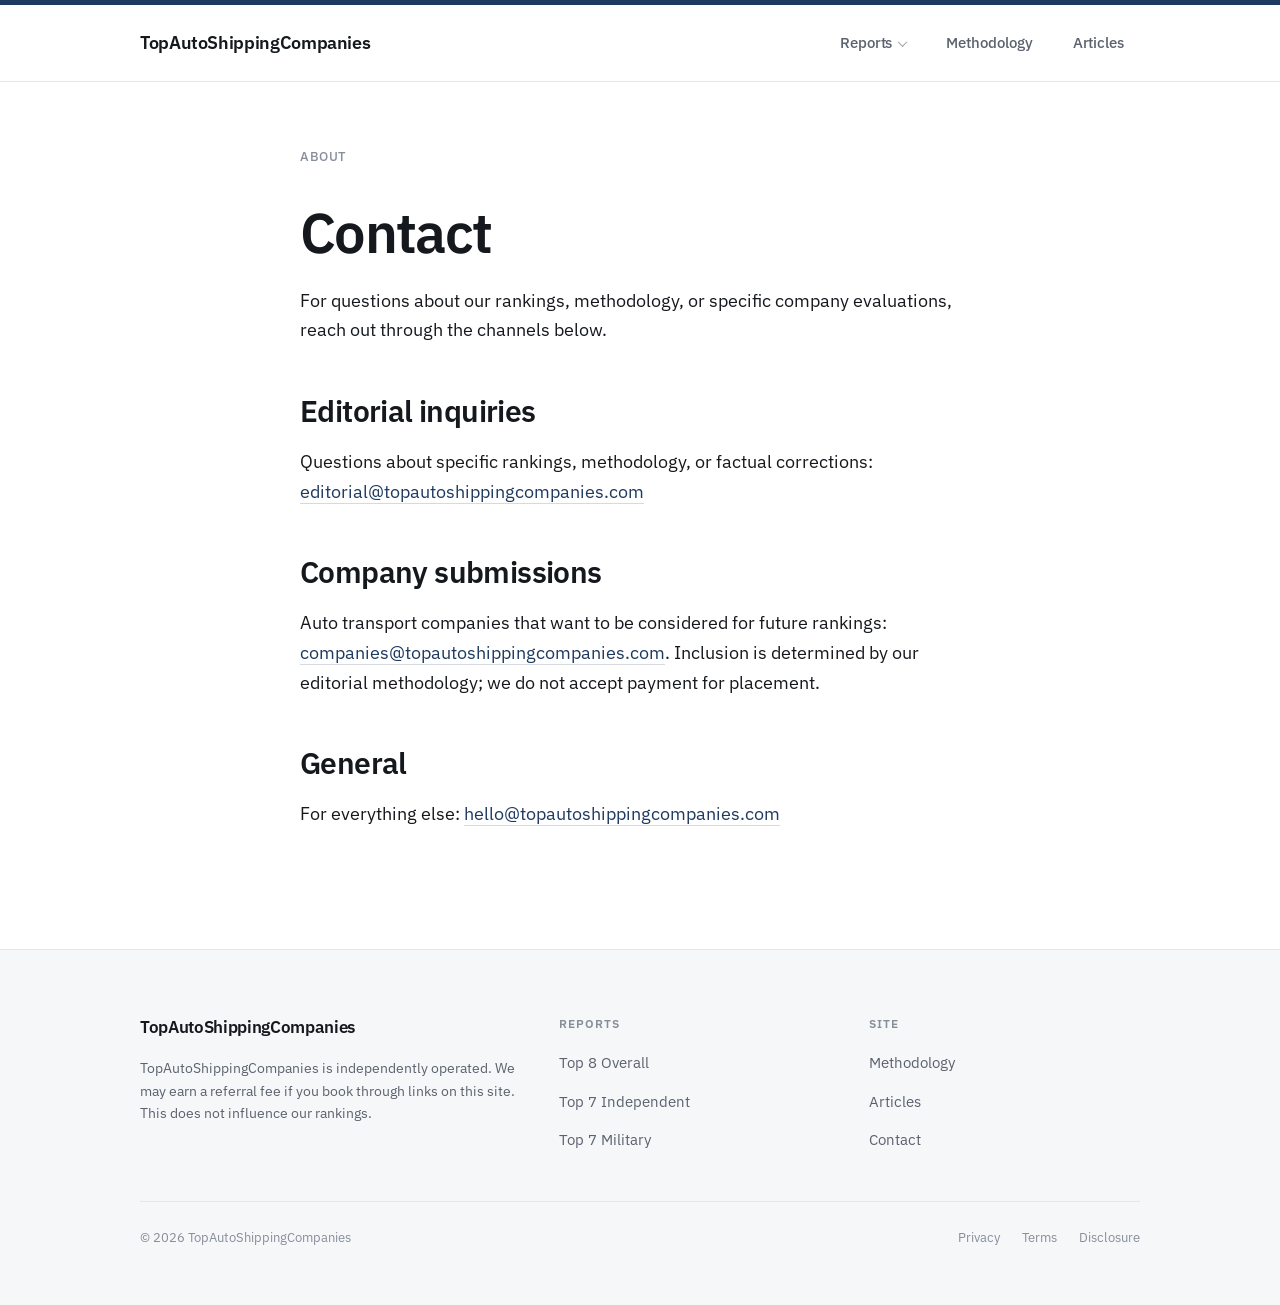
<file: contact.html>
<!DOCTYPE html>
<html lang="en">
<head>
  <meta charset="utf-8">
  <meta name="viewport" content="width=device-width, initial-scale=1">
  <meta name="description" content="Contact TopAutoShippingCompanies for editorial inquiries, methodology questions, or company submissions.">
  <title>Contact — TopAutoShippingCompanies</title>
  <link rel="stylesheet" href="/css/styles.css">
  <!-- Favicon -->
  <link rel="icon" type="image/x-icon" href="/favicon.ico">
  <link rel="icon" type="image/png" sizes="16x16" href="/favicon-16.png">
  <link rel="icon" type="image/png" sizes="32x32" href="/favicon-32.png">
  <link rel="icon" type="image/png" sizes="192x192" href="/favicon-192.png">
  <link rel="apple-touch-icon" sizes="192x192" href="/apple-touch-icon.png">

  <!-- Canonical -->
  <link rel="canonical" href="https://topautoshippingcompanies.com/contact.html">

  <!-- Open Graph -->
  <meta property="og:type" content="website">
  <meta property="og:title" content="Contact — TopAutoShippingCompanies">
  <meta property="og:description" content="Contact TopAutoShippingCompanies for editorial inquiries, methodology questions, or company submissions.">
  <meta property="og:url" content="https://topautoshippingcompanies.com/contact.html">
  <meta property="og:site_name" content="TopAutoShippingCompanies">
  <meta property="og:image" content="https://topautoshippingcompanies.com/og-image.png">
  <meta property="og:image:width" content="1200">
  <meta property="og:image:height" content="630">

  <!-- Twitter -->
  <meta name="twitter:card" content="summary_large_image">
  <meta name="twitter:title" content="Contact — TopAutoShippingCompanies">
  <meta name="twitter:description" content="Contact TopAutoShippingCompanies for editorial inquiries, methodology questions, or company submissions.">
  <meta name="twitter:image" content="https://topautoshippingcompanies.com/og-image.png">
</head>
<body>

<div id="nav-placeholder"></div>

<article class="article-body">
  <div class="wrap">
    <p class="article-meta">About</p>
    <h1>Contact</h1>
    
    <p>For questions about our rankings, methodology, or specific company evaluations, reach out through the channels below.</p>
    <h2>Editorial inquiries</h2>
    <p>Questions about specific rankings, methodology, or factual corrections: <a href="mailto:editorial@topautoshippingcompanies.com">editorial@topautoshippingcompanies.com</a></p>
    <h2>Company submissions</h2>
    <p>Auto transport companies that want to be considered for future rankings: <a href="mailto:companies@topautoshippingcompanies.com">companies@topautoshippingcompanies.com</a>. Inclusion is determined by our editorial methodology; we do not accept payment for placement.</p>
    <h2>General</h2>
    <p>For everything else: <a href="mailto:hello@topautoshippingcompanies.com">hello@topautoshippingcompanies.com</a></p>

  </div>
</article>

<div id="footer-placeholder"></div>

<script src="/js/components.js"></script>
</body>
</html>
</file>
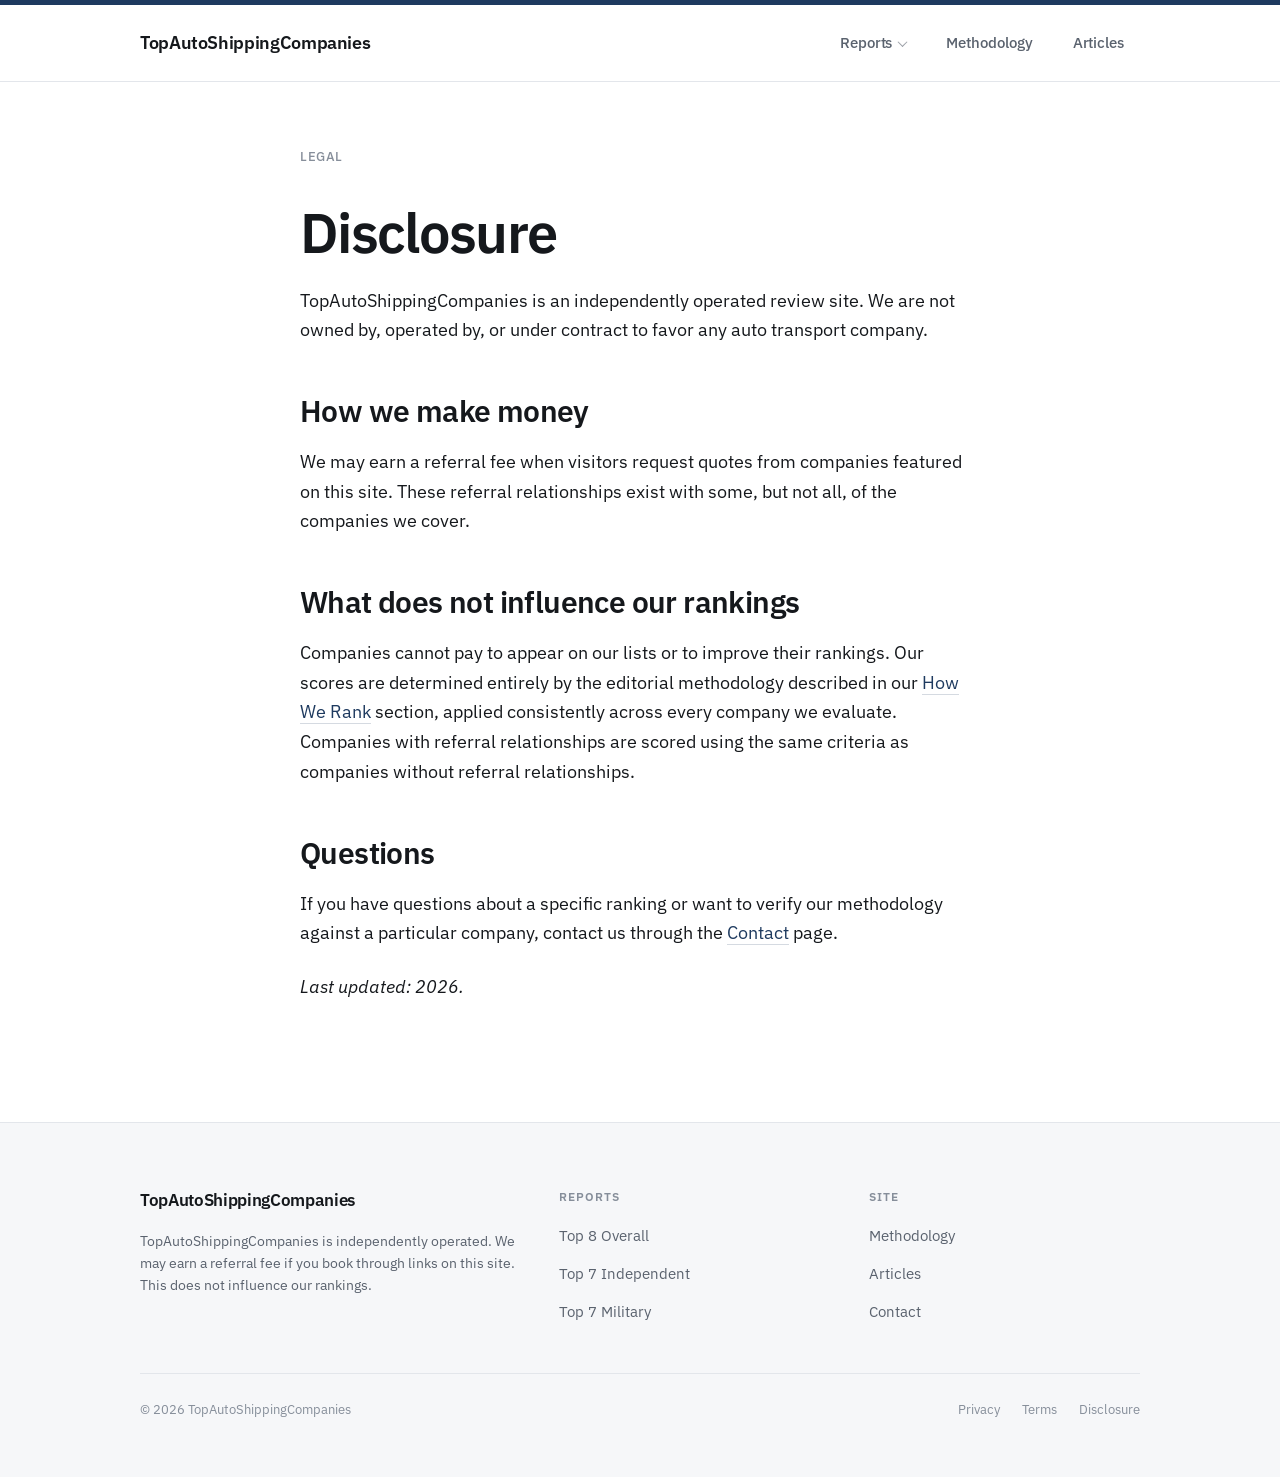
<file: disclosure.html>
<!DOCTYPE html>
<html lang="en">
<head>
  <meta charset="utf-8">
  <meta name="viewport" content="width=device-width, initial-scale=1">
  <meta name="description" content="TopAutoShippingCompanies is independently operated; how we make money and what does not influence our rankings.">
  <title>Disclosure — TopAutoShippingCompanies</title>
  <link rel="stylesheet" href="/css/styles.css">
  <!-- Favicon -->
  <link rel="icon" type="image/x-icon" href="/favicon.ico">
  <link rel="icon" type="image/png" sizes="16x16" href="/favicon-16.png">
  <link rel="icon" type="image/png" sizes="32x32" href="/favicon-32.png">
  <link rel="icon" type="image/png" sizes="192x192" href="/favicon-192.png">
  <link rel="apple-touch-icon" sizes="192x192" href="/apple-touch-icon.png">

  <!-- Canonical -->
  <link rel="canonical" href="https://topautoshippingcompanies.com/disclosure.html">

  <!-- Open Graph -->
  <meta property="og:type" content="website">
  <meta property="og:title" content="Disclosure — TopAutoShippingCompanies">
  <meta property="og:description" content="TopAutoShippingCompanies is independently operated; how we make money and what does not influence our rankings.">
  <meta property="og:url" content="https://topautoshippingcompanies.com/disclosure.html">
  <meta property="og:site_name" content="TopAutoShippingCompanies">
  <meta property="og:image" content="https://topautoshippingcompanies.com/og-image.png">
  <meta property="og:image:width" content="1200">
  <meta property="og:image:height" content="630">

  <!-- Twitter -->
  <meta name="twitter:card" content="summary_large_image">
  <meta name="twitter:title" content="Disclosure — TopAutoShippingCompanies">
  <meta name="twitter:description" content="TopAutoShippingCompanies is independently operated; how we make money and what does not influence our rankings.">
  <meta name="twitter:image" content="https://topautoshippingcompanies.com/og-image.png">
</head>
<body>

<div id="nav-placeholder"></div>

<article class="article-body">
  <div class="wrap">
    <p class="article-meta">Legal</p>
    <h1>Disclosure</h1>
    
    <p>TopAutoShippingCompanies is an independently operated review site. We are not owned by, operated by, or under contract to favor any auto transport company.</p>
    <h2>How we make money</h2>
    <p>We may earn a referral fee when visitors request quotes from companies featured on this site. These referral relationships exist with some, but not all, of the companies we cover.</p>
    <h2>What does not influence our rankings</h2>
    <p>Companies cannot pay to appear on our lists or to improve their rankings. Our scores are determined entirely by the editorial methodology described in our <a href="/#how-we-rank">How We Rank</a> section, applied consistently across every company we evaluate. Companies with referral relationships are scored using the same criteria as companies without referral relationships.</p>
    <h2>Questions</h2>
    <p>If you have questions about a specific ranking or want to verify our methodology against a particular company, contact us through the <a href="/contact.html">Contact</a> page.</p>
    <p><em>Last updated: 2026.</em></p>

  </div>
</article>

<div id="footer-placeholder"></div>

<script src="/js/components.js"></script>
</body>
</html>
</file>
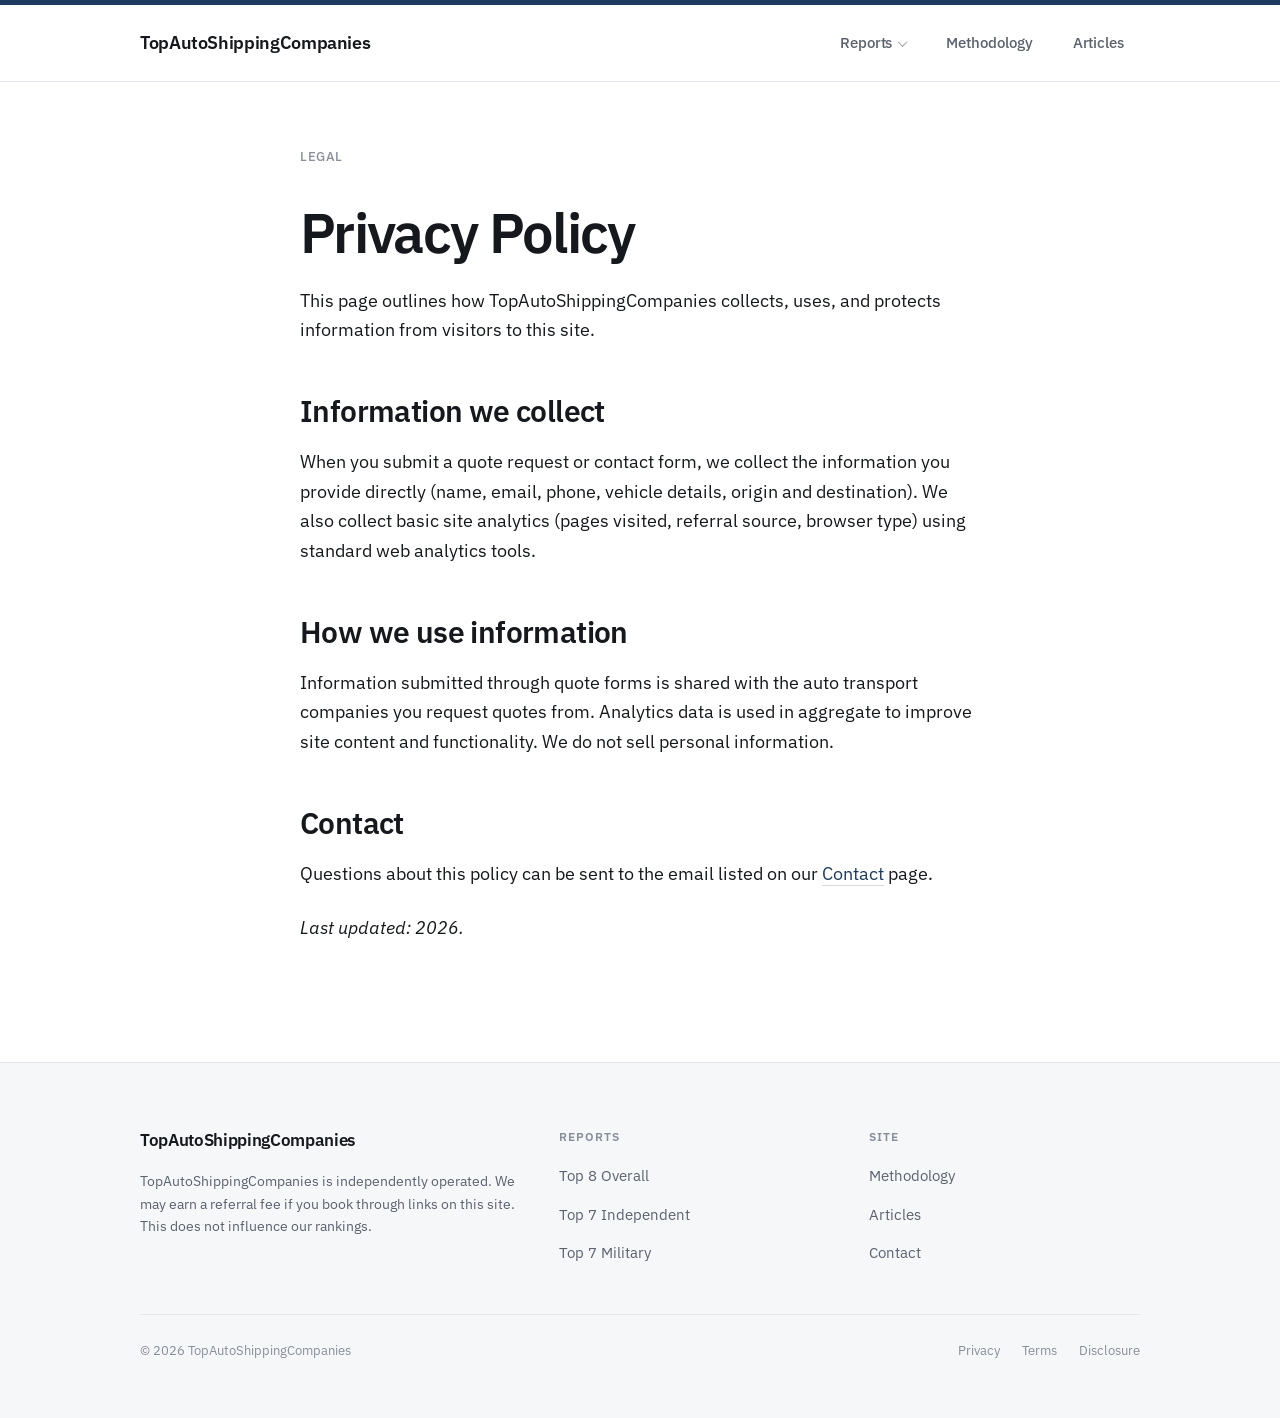
<file: privacy.html>
<!DOCTYPE html>
<html lang="en">
<head>
  <meta charset="utf-8">
  <meta name="viewport" content="width=device-width, initial-scale=1">
  <meta name="description" content="How TopAutoShippingCompanies collects, uses, and protects information from visitors.">
  <title>Privacy Policy — TopAutoShippingCompanies</title>
  <link rel="stylesheet" href="/css/styles.css">
  <!-- Favicon -->
  <link rel="icon" type="image/x-icon" href="/favicon.ico">
  <link rel="icon" type="image/png" sizes="16x16" href="/favicon-16.png">
  <link rel="icon" type="image/png" sizes="32x32" href="/favicon-32.png">
  <link rel="icon" type="image/png" sizes="192x192" href="/favicon-192.png">
  <link rel="apple-touch-icon" sizes="192x192" href="/apple-touch-icon.png">

  <!-- Canonical -->
  <link rel="canonical" href="https://topautoshippingcompanies.com/privacy.html">

  <!-- Open Graph -->
  <meta property="og:type" content="website">
  <meta property="og:title" content="Privacy Policy — TopAutoShippingCompanies">
  <meta property="og:description" content="How TopAutoShippingCompanies collects, uses, and protects information from visitors.">
  <meta property="og:url" content="https://topautoshippingcompanies.com/privacy.html">
  <meta property="og:site_name" content="TopAutoShippingCompanies">
  <meta property="og:image" content="https://topautoshippingcompanies.com/og-image.png">
  <meta property="og:image:width" content="1200">
  <meta property="og:image:height" content="630">

  <!-- Twitter -->
  <meta name="twitter:card" content="summary_large_image">
  <meta name="twitter:title" content="Privacy Policy — TopAutoShippingCompanies">
  <meta name="twitter:description" content="How TopAutoShippingCompanies collects, uses, and protects information from visitors.">
  <meta name="twitter:image" content="https://topautoshippingcompanies.com/og-image.png">
</head>
<body>

<div id="nav-placeholder"></div>

<article class="article-body">
  <div class="wrap">
    <p class="article-meta">Legal</p>
    <h1>Privacy Policy</h1>
    
    <p>This page outlines how TopAutoShippingCompanies collects, uses, and protects information from visitors to this site.</p>
    <h2>Information we collect</h2>
    <p>When you submit a quote request or contact form, we collect the information you provide directly (name, email, phone, vehicle details, origin and destination). We also collect basic site analytics (pages visited, referral source, browser type) using standard web analytics tools.</p>
    <h2>How we use information</h2>
    <p>Information submitted through quote forms is shared with the auto transport companies you request quotes from. Analytics data is used in aggregate to improve site content and functionality. We do not sell personal information.</p>
    <h2>Contact</h2>
    <p>Questions about this policy can be sent to the email listed on our <a href="/contact.html">Contact</a> page.</p>
    <p><em>Last updated: 2026.</em></p>

  </div>
</article>

<div id="footer-placeholder"></div>

<script src="/js/components.js"></script>
</body>
</html>
</file>
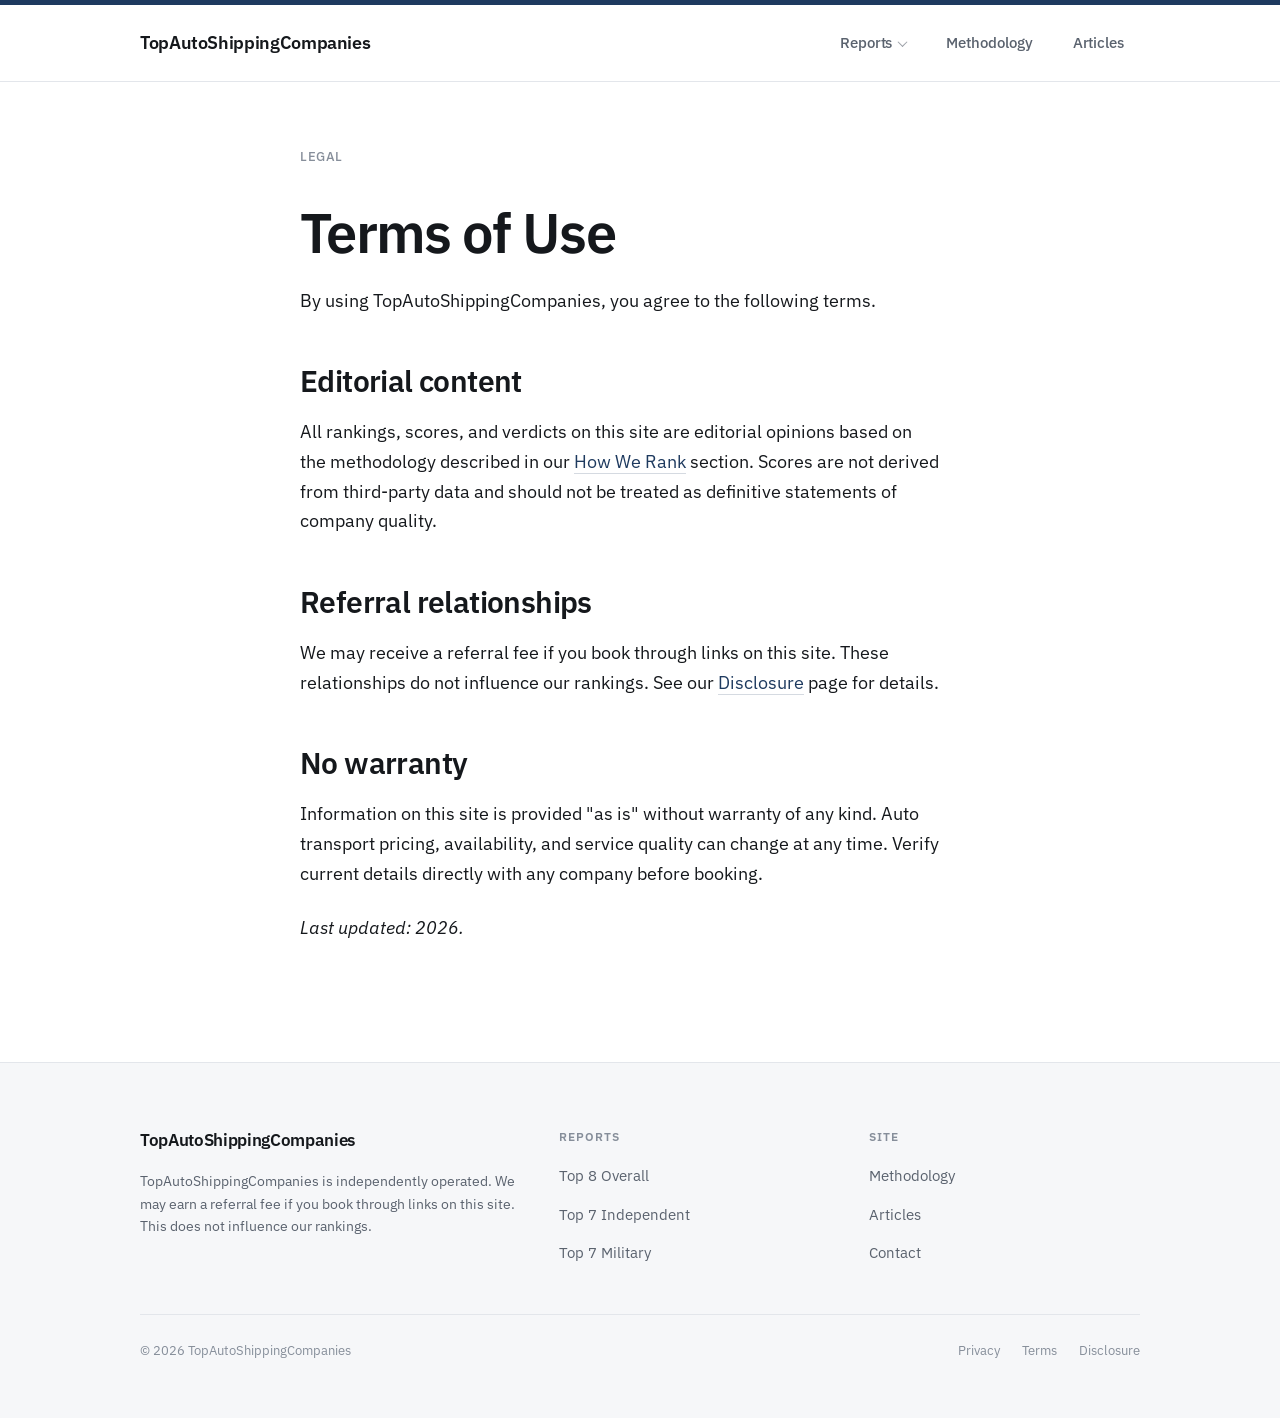
<file: terms.html>
<!DOCTYPE html>
<html lang="en">
<head>
  <meta charset="utf-8">
  <meta name="viewport" content="width=device-width, initial-scale=1">
  <meta name="description" content="Terms of use for TopAutoShippingCompanies including editorial content, referral relationships, and warranties.">
  <title>Terms of Use — TopAutoShippingCompanies</title>
  <link rel="stylesheet" href="/css/styles.css">
  <!-- Favicon -->
  <link rel="icon" type="image/x-icon" href="/favicon.ico">
  <link rel="icon" type="image/png" sizes="16x16" href="/favicon-16.png">
  <link rel="icon" type="image/png" sizes="32x32" href="/favicon-32.png">
  <link rel="icon" type="image/png" sizes="192x192" href="/favicon-192.png">
  <link rel="apple-touch-icon" sizes="192x192" href="/apple-touch-icon.png">

  <!-- Canonical -->
  <link rel="canonical" href="https://topautoshippingcompanies.com/terms.html">

  <!-- Open Graph -->
  <meta property="og:type" content="website">
  <meta property="og:title" content="Terms of Use — TopAutoShippingCompanies">
  <meta property="og:description" content="Terms of use for TopAutoShippingCompanies including editorial content, referral relationships, and warranties.">
  <meta property="og:url" content="https://topautoshippingcompanies.com/terms.html">
  <meta property="og:site_name" content="TopAutoShippingCompanies">
  <meta property="og:image" content="https://topautoshippingcompanies.com/og-image.png">
  <meta property="og:image:width" content="1200">
  <meta property="og:image:height" content="630">

  <!-- Twitter -->
  <meta name="twitter:card" content="summary_large_image">
  <meta name="twitter:title" content="Terms of Use — TopAutoShippingCompanies">
  <meta name="twitter:description" content="Terms of use for TopAutoShippingCompanies including editorial content, referral relationships, and warranties.">
  <meta name="twitter:image" content="https://topautoshippingcompanies.com/og-image.png">
</head>
<body>

<div id="nav-placeholder"></div>

<article class="article-body">
  <div class="wrap">
    <p class="article-meta">Legal</p>
    <h1>Terms of Use</h1>
    
    <p>By using TopAutoShippingCompanies, you agree to the following terms.</p>
    <h2>Editorial content</h2>
    <p>All rankings, scores, and verdicts on this site are editorial opinions based on the methodology described in our <a href="/#how-we-rank">How We Rank</a> section. Scores are not derived from third-party data and should not be treated as definitive statements of company quality.</p>
    <h2>Referral relationships</h2>
    <p>We may receive a referral fee if you book through links on this site. These relationships do not influence our rankings. See our <a href="/disclosure.html">Disclosure</a> page for details.</p>
    <h2>No warranty</h2>
    <p>Information on this site is provided "as is" without warranty of any kind. Auto transport pricing, availability, and service quality can change at any time. Verify current details directly with any company before booking.</p>
    <p><em>Last updated: 2026.</em></p>

  </div>
</article>

<div id="footer-placeholder"></div>

<script src="/js/components.js"></script>
</body>
</html>
</file>
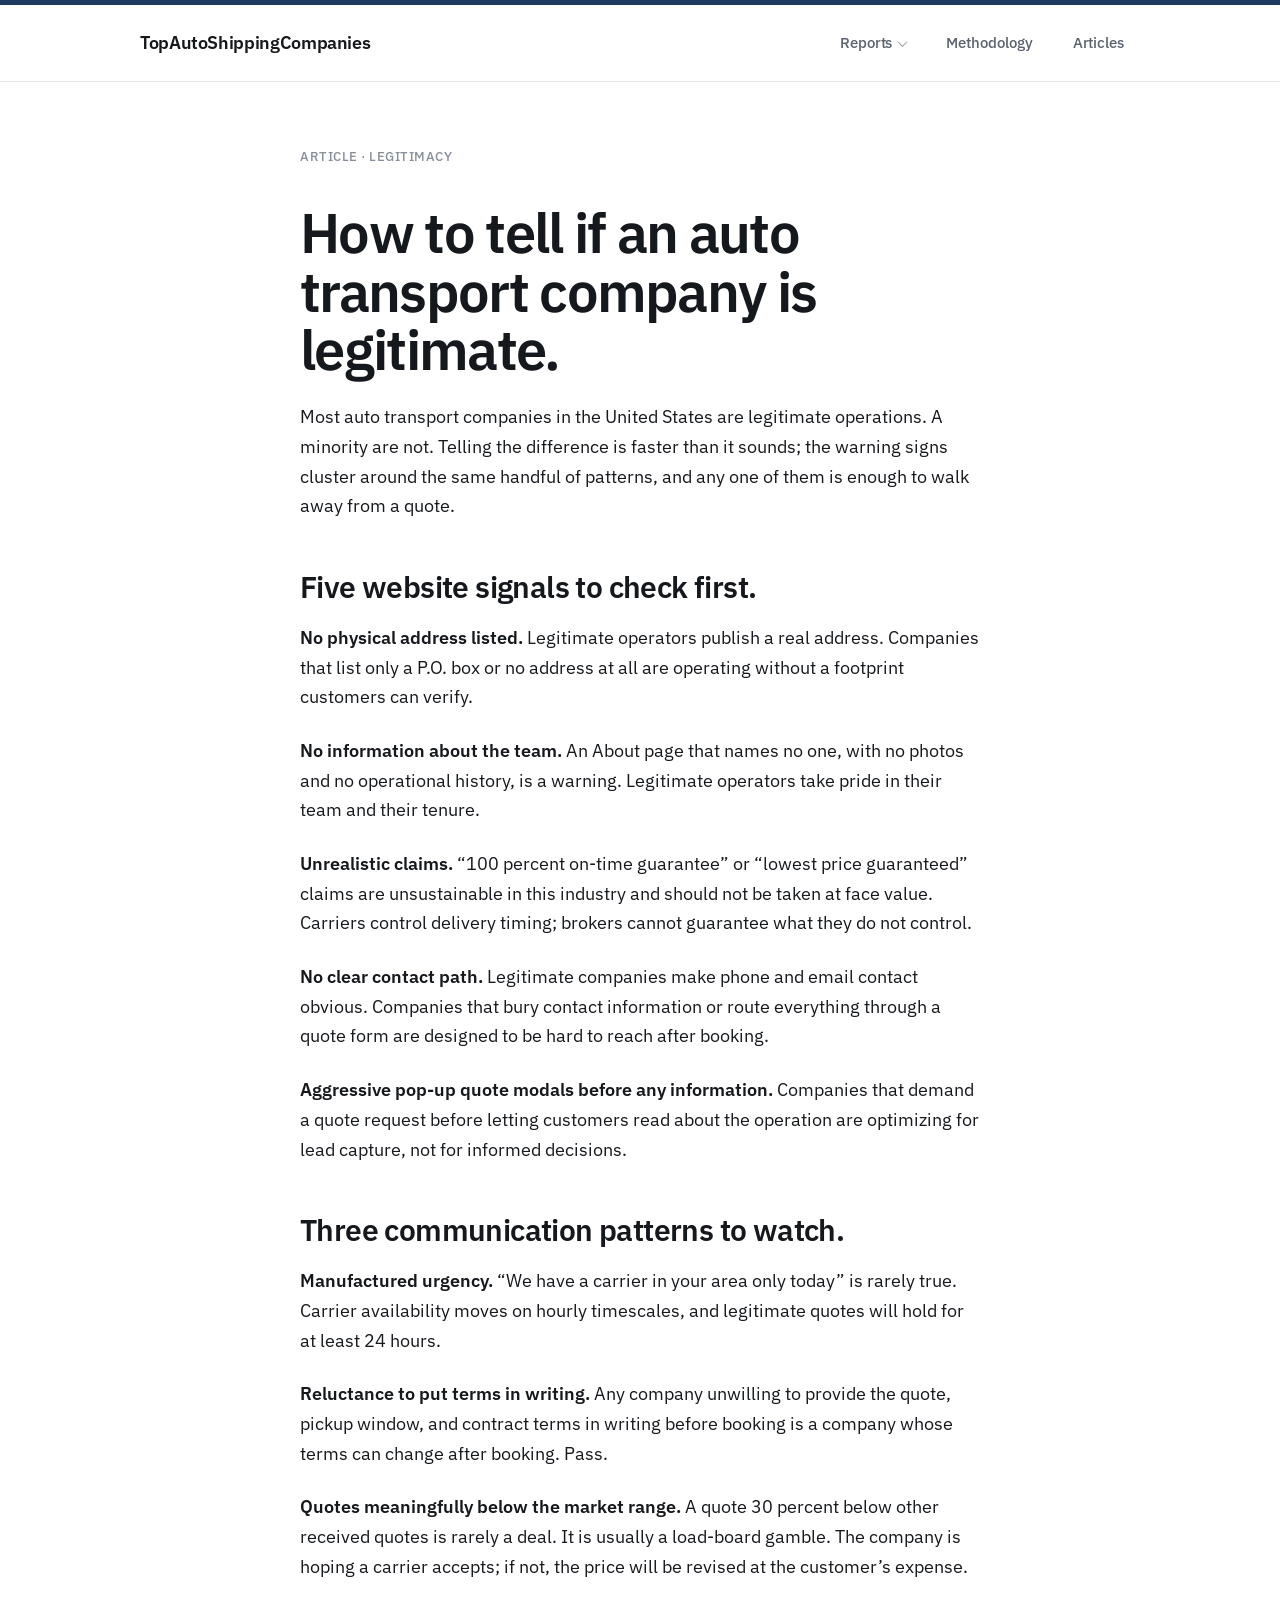
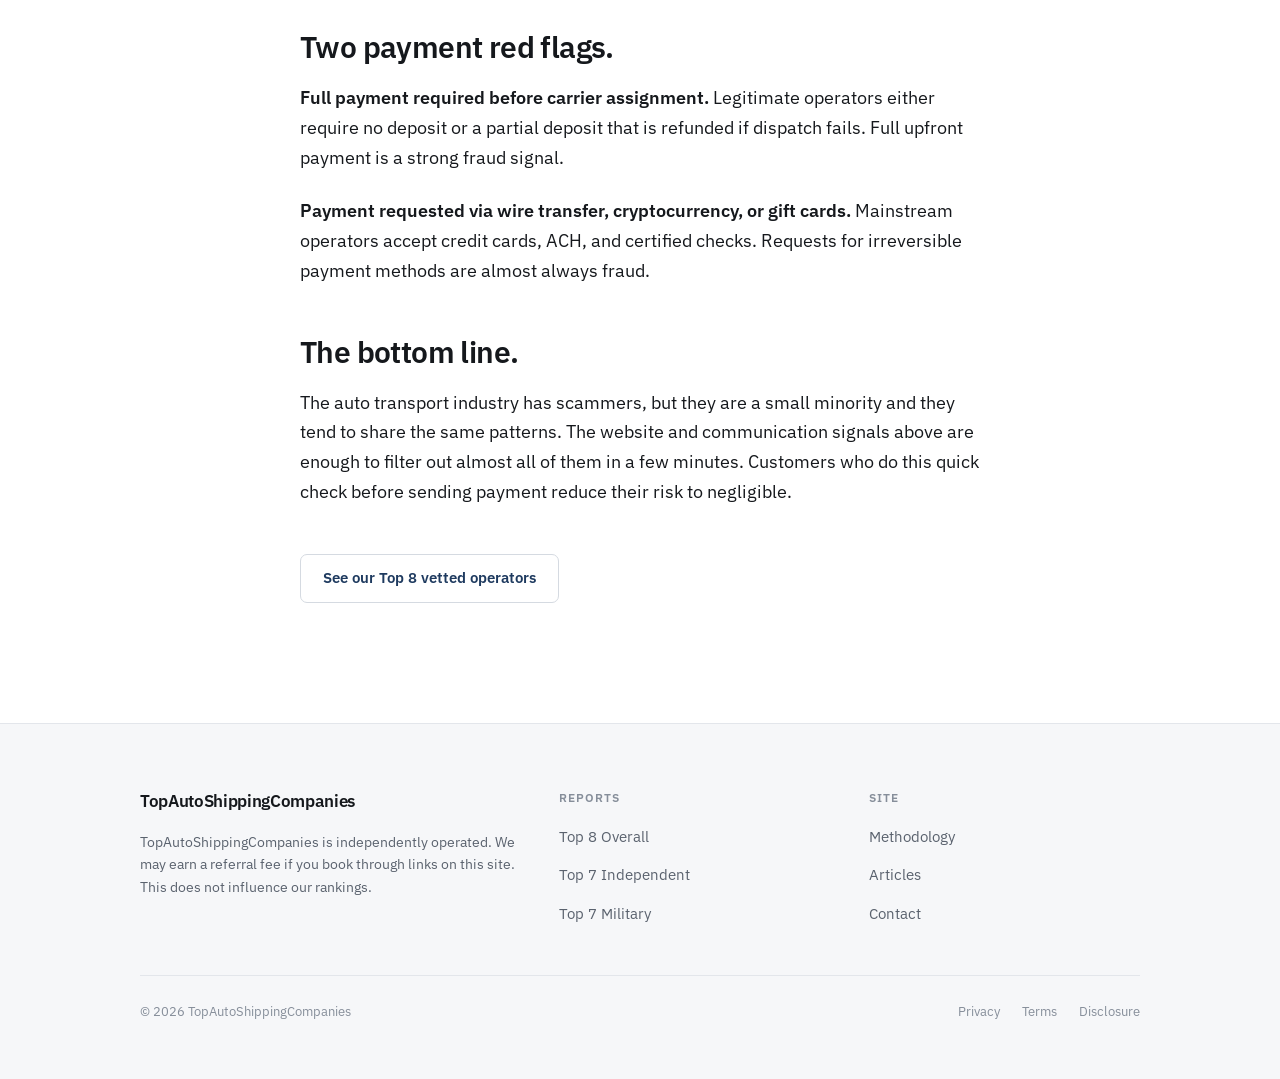
<file: blog/are-auto-transport-brokers-legitimate.html>
<!DOCTYPE html>
<html lang="en">
<head>
  <meta charset="utf-8">
  <meta name="viewport" content="width=device-width, initial-scale=1">
  <title>How to tell if an auto transport company is legitimate — TopAutoShippingCompanies</title>
  <meta name="description" content="Most auto transport companies are legitimate. The minority that are not show several consistent warning signs. Here is what to check before you book.">
  <link rel="stylesheet" href="/css/styles.css">
  <!-- Favicon -->
  <link rel="icon" type="image/x-icon" href="/favicon.ico">
  <link rel="icon" type="image/png" sizes="16x16" href="/favicon-16.png">
  <link rel="icon" type="image/png" sizes="32x32" href="/favicon-32.png">
  <link rel="icon" type="image/png" sizes="192x192" href="/favicon-192.png">
  <link rel="apple-touch-icon" sizes="192x192" href="/apple-touch-icon.png">

  <!-- Canonical -->
  <link rel="canonical" href="https://topautoshippingcompanies.com/blog/are-auto-transport-brokers-legitimate.html">

  <!-- Open Graph -->
  <meta property="og:type" content="article">
  <meta property="og:title" content="How to tell if an auto transport company is legitimate — TopAutoShippingCompanies">
  <meta property="og:description" content="Most auto transport companies are legitimate. The minority that are not show several consistent warning signs.">
  <meta property="og:url" content="https://topautoshippingcompanies.com/blog/are-auto-transport-brokers-legitimate.html">
  <meta property="og:site_name" content="TopAutoShippingCompanies">
  <meta property="og:image" content="https://topautoshippingcompanies.com/og-image.png">
  <meta property="og:image:width" content="1200">
  <meta property="og:image:height" content="630">

  <!-- Twitter -->
  <meta name="twitter:card" content="summary_large_image">
  <meta name="twitter:title" content="How to tell if an auto transport company is legitimate — TopAutoShippingCompanies">
  <meta name="twitter:description" content="Most auto transport companies are legitimate. The minority that are not show several consistent warning signs.">
  <meta name="twitter:image" content="https://topautoshippingcompanies.com/og-image.png">
</head>
<body>

<div id="nav-placeholder"></div>

<article class="article-body">
  <div class="wrap">
    <p class="article-meta">Article · Legitimacy</p>
    <h1>How to tell if an auto transport company is legitimate.</h1>

    <p>Most auto transport companies in the United States are legitimate operations. A minority are not. Telling the difference is faster than it sounds; the warning signs cluster around the same handful of patterns, and any one of them is enough to walk away from a quote.</p>

    <h2>Five website signals to check first.</h2>
    <p><strong>No physical address listed.</strong> Legitimate operators publish a real address. Companies that list only a P.O. box or no address at all are operating without a footprint customers can verify.</p>
    <p><strong>No information about the team.</strong> An About page that names no one, with no photos and no operational history, is a warning. Legitimate operators take pride in their team and their tenure.</p>
    <p><strong>Unrealistic claims.</strong> &ldquo;100 percent on-time guarantee&rdquo; or &ldquo;lowest price guaranteed&rdquo; claims are unsustainable in this industry and should not be taken at face value. Carriers control delivery timing; brokers cannot guarantee what they do not control.</p>
    <p><strong>No clear contact path.</strong> Legitimate companies make phone and email contact obvious. Companies that bury contact information or route everything through a quote form are designed to be hard to reach after booking.</p>
    <p><strong>Aggressive pop-up quote modals before any information.</strong> Companies that demand a quote request before letting customers read about the operation are optimizing for lead capture, not for informed decisions.</p>

    <h2>Three communication patterns to watch.</h2>
    <p><strong>Manufactured urgency.</strong> &ldquo;We have a carrier in your area only today&rdquo; is rarely true. Carrier availability moves on hourly timescales, and legitimate quotes will hold for at least 24 hours.</p>
    <p><strong>Reluctance to put terms in writing.</strong> Any company unwilling to provide the quote, pickup window, and contract terms in writing before booking is a company whose terms can change after booking. Pass.</p>
    <p><strong>Quotes meaningfully below the market range.</strong> A quote 30 percent below other received quotes is rarely a deal. It is usually a load-board gamble. The company is hoping a carrier accepts; if not, the price will be revised at the customer&rsquo;s expense.</p>

    <h2>Two payment red flags.</h2>
    <p><strong>Full payment required before carrier assignment.</strong> Legitimate operators either require no deposit or a partial deposit that is refunded if dispatch fails. Full upfront payment is a strong fraud signal.</p>
    <p><strong>Payment requested via wire transfer, cryptocurrency, or gift cards.</strong> Mainstream operators accept credit cards, ACH, and certified checks. Requests for irreversible payment methods are almost always fraud.</p>

    <h2>The bottom line.</h2>
    <p>The auto transport industry has scammers, but they are a small minority and they tend to share the same patterns. The website and communication signals above are enough to filter out almost all of them in a few minutes. Customers who do this quick check before sending payment reduce their risk to negligible.</p>

    <p style="margin-top: 48px;"><a href="/" class="quote-link">See our Top 8 vetted operators</a></p>
  </div>
</article>

<div id="footer-placeholder"></div>

<script src="/js/components.js"></script>
</body>
</html>
</file>
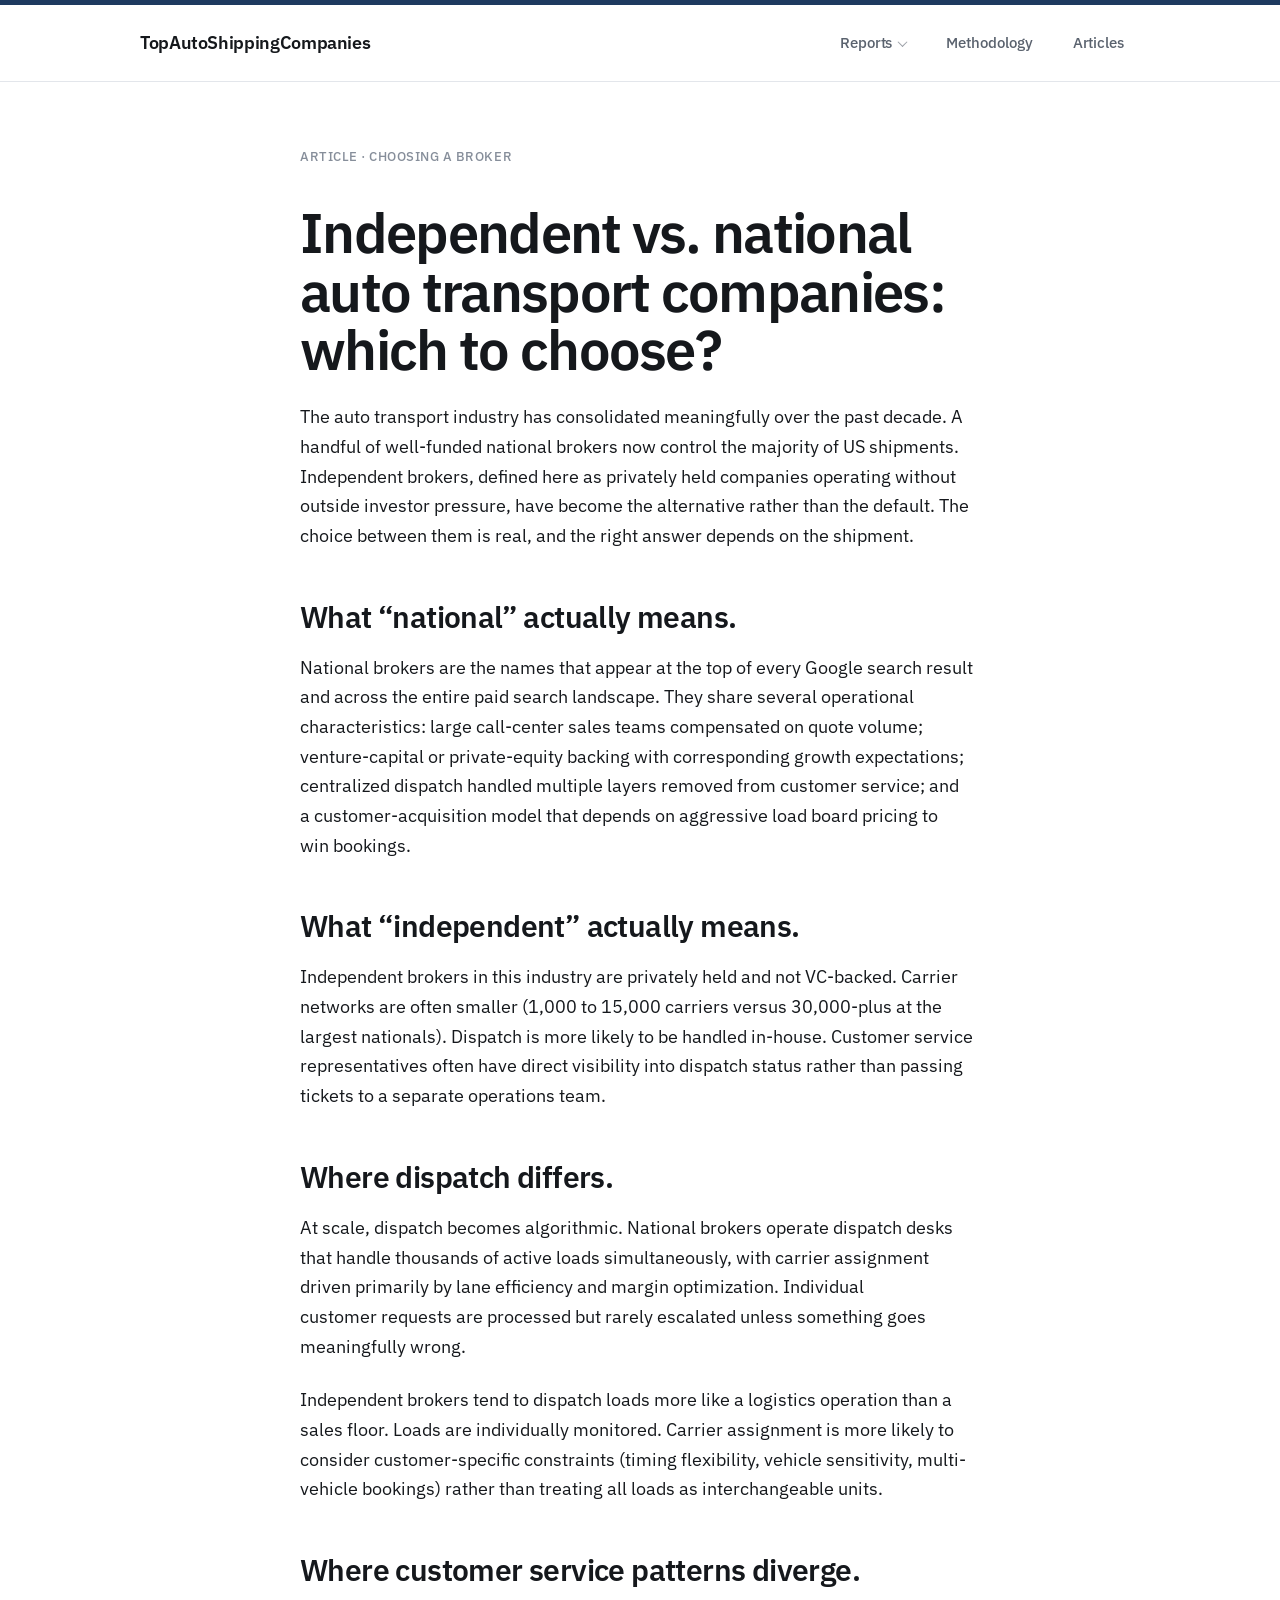
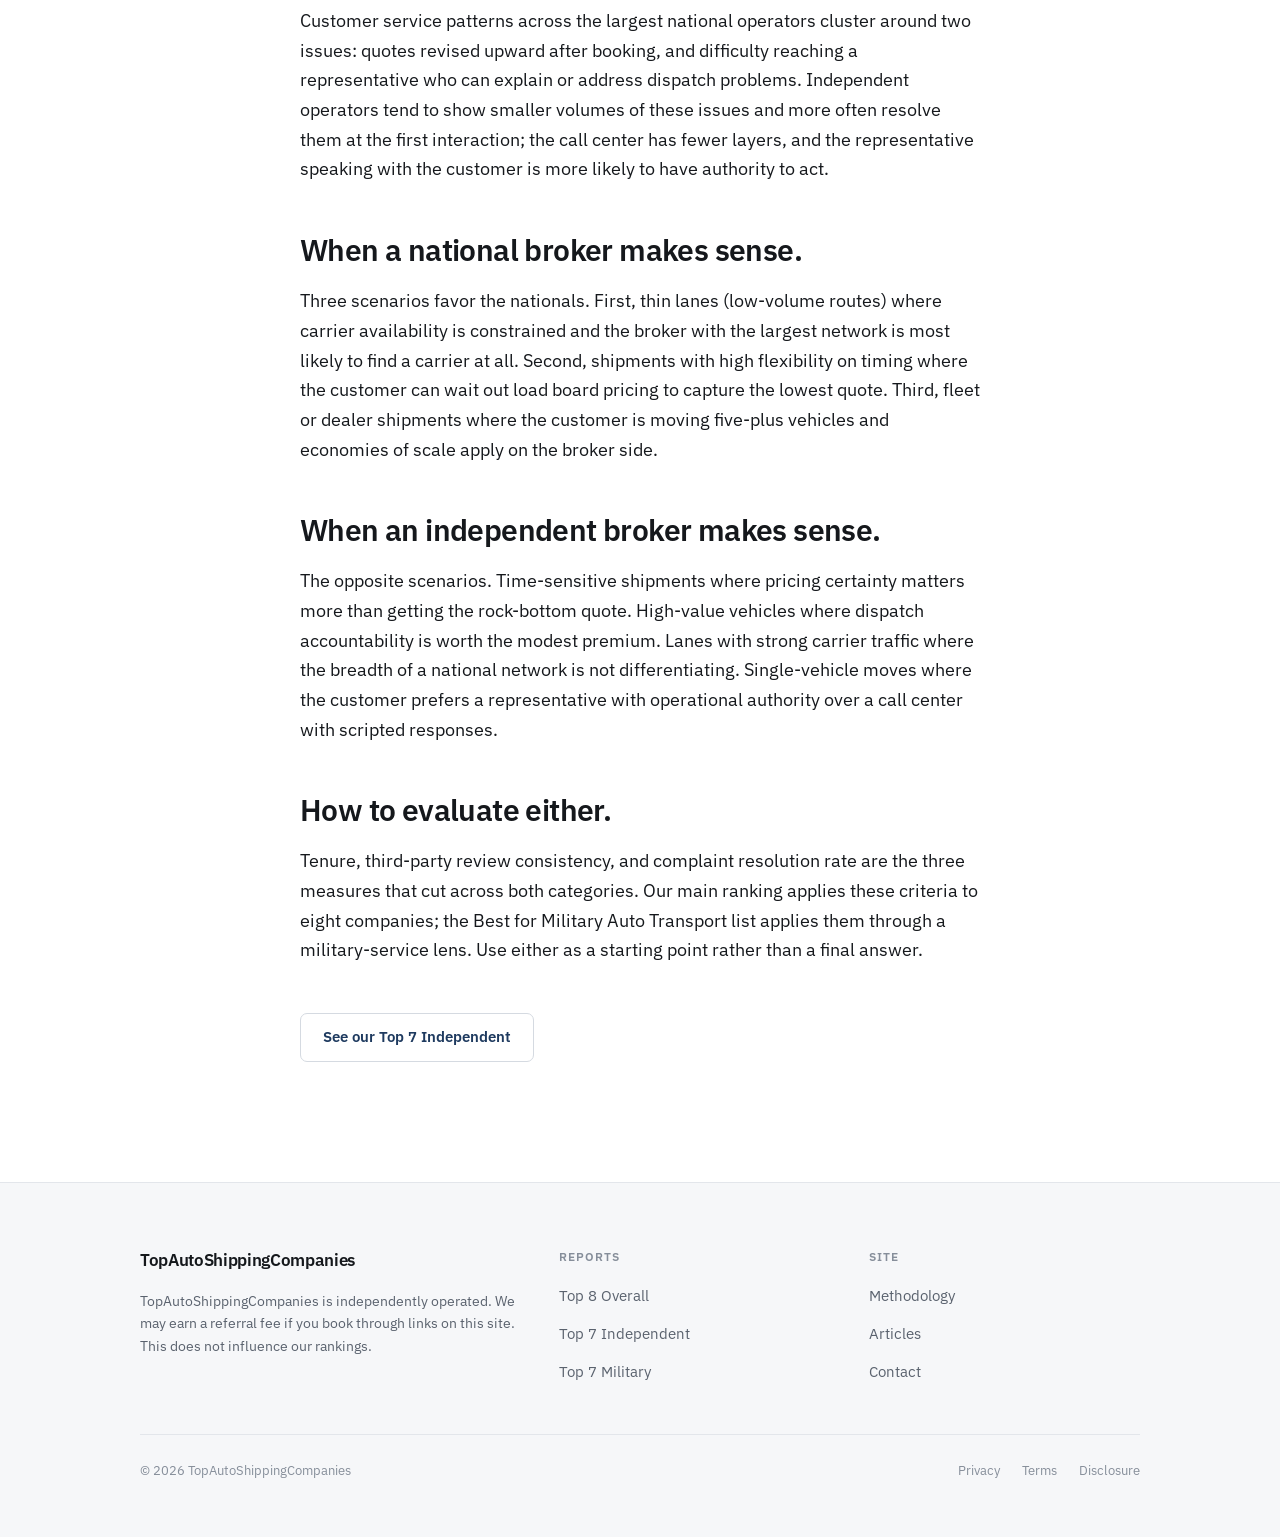
<file: blog/independent-vs-national-auto-transport-brokers.html>
<!DOCTYPE html>
<html lang="en">
<head>
  <meta charset="utf-8">
  <meta name="viewport" content="width=device-width, initial-scale=1">
  <title>Independent vs. national auto transport companies — TopAutoShippingCompanies</title>
  <meta name="description" content="National companies have scale. Independent companies can have greater accountability. Here is when each makes sense.">
  <link rel="stylesheet" href="/css/styles.css">
  <!-- Favicon -->
  <link rel="icon" type="image/x-icon" href="/favicon.ico">
  <link rel="icon" type="image/png" sizes="16x16" href="/favicon-16.png">
  <link rel="icon" type="image/png" sizes="32x32" href="/favicon-32.png">
  <link rel="icon" type="image/png" sizes="192x192" href="/favicon-192.png">
  <link rel="apple-touch-icon" sizes="192x192" href="/apple-touch-icon.png">

  <!-- Canonical -->
  <link rel="canonical" href="https://topautoshippingcompanies.com/blog/independent-vs-national-auto-transport-brokers.html">

  <!-- Open Graph -->
  <meta property="og:type" content="article">
  <meta property="og:title" content="Independent vs. national auto transport companies — TopAutoShippingCompanies">
  <meta property="og:description" content="National companies have scale. Independent companies can have greater accountability. Here is when each makes sense.">
  <meta property="og:url" content="https://topautoshippingcompanies.com/blog/independent-vs-national-auto-transport-brokers.html">
  <meta property="og:site_name" content="TopAutoShippingCompanies">
  <meta property="og:image" content="https://topautoshippingcompanies.com/og-image.png">
  <meta property="og:image:width" content="1200">
  <meta property="og:image:height" content="630">

  <!-- Twitter -->
  <meta name="twitter:card" content="summary_large_image">
  <meta name="twitter:title" content="Independent vs. national auto transport companies — TopAutoShippingCompanies">
  <meta name="twitter:description" content="National companies have scale. Independent companies can have greater accountability. Here is when each makes sense.">
  <meta name="twitter:image" content="https://topautoshippingcompanies.com/og-image.png">
</head>
<body>

<div id="nav-placeholder"></div>

<article class="article-body">
  <div class="wrap">
    <p class="article-meta">Article · Choosing a broker</p>
    <h1>Independent vs. national auto transport companies: which to choose?</h1>

    <p>The auto transport industry has consolidated meaningfully over the past decade. A handful of well-funded national brokers now control the majority of US shipments. Independent brokers, defined here as privately held companies operating without outside investor pressure, have become the alternative rather than the default. The choice between them is real, and the right answer depends on the shipment.</p>

    <h2>What &ldquo;national&rdquo; actually means.</h2>
    <p>National brokers are the names that appear at the top of every Google search result and across the entire paid search landscape. They share several operational characteristics: large call-center sales teams compensated on quote volume; venture-capital or private-equity backing with corresponding growth expectations; centralized dispatch handled multiple layers removed from customer service; and a customer-acquisition model that depends on aggressive load board pricing to win bookings.</p>

    <h2>What &ldquo;independent&rdquo; actually means.</h2>
    <p>Independent brokers in this industry are privately held and not VC-backed. Carrier networks are often smaller (1,000 to 15,000 carriers versus 30,000-plus at the largest nationals). Dispatch is more likely to be handled in-house. Customer service representatives often have direct visibility into dispatch status rather than passing tickets to a separate operations team.</p>

    <h2>Where dispatch differs.</h2>
    <p>At scale, dispatch becomes algorithmic. National brokers operate dispatch desks that handle thousands of active loads simultaneously, with carrier assignment driven primarily by lane efficiency and margin optimization. Individual customer requests are processed but rarely escalated unless something goes meaningfully wrong.</p>

    <p>Independent brokers tend to dispatch loads more like a logistics operation than a sales floor. Loads are individually monitored. Carrier assignment is more likely to consider customer-specific constraints (timing flexibility, vehicle sensitivity, multi-vehicle bookings) rather than treating all loads as interchangeable units.</p>

    <h2>Where customer service patterns diverge.</h2>
    <p>Customer service patterns across the largest national operators cluster around two issues: quotes revised upward after booking, and difficulty reaching a representative who can explain or address dispatch problems. Independent operators tend to show smaller volumes of these issues and more often resolve them at the first interaction; the call center has fewer layers, and the representative speaking with the customer is more likely to have authority to act.</p>

    <h2>When a national broker makes sense.</h2>
    <p>Three scenarios favor the nationals. First, thin lanes (low-volume routes) where carrier availability is constrained and the broker with the largest network is most likely to find a carrier at all. Second, shipments with high flexibility on timing where the customer can wait out load board pricing to capture the lowest quote. Third, fleet or dealer shipments where the customer is moving five-plus vehicles and economies of scale apply on the broker side.</p>

    <h2>When an independent broker makes sense.</h2>
    <p>The opposite scenarios. Time-sensitive shipments where pricing certainty matters more than getting the rock-bottom quote. High-value vehicles where dispatch accountability is worth the modest premium. Lanes with strong carrier traffic where the breadth of a national network is not differentiating. Single-vehicle moves where the customer prefers a representative with operational authority over a call center with scripted responses.</p>

    <h2>How to evaluate either.</h2>
    <p>Tenure, third-party review consistency, and complaint resolution rate are the three measures that cut across both categories. Our main ranking applies these criteria to eight companies; the Best for Military Auto Transport list applies them through a military-service lens. Use either as a starting point rather than a final answer.</p>

    <p style="margin-top: 48px;"><a href="/best-independent.html" class="quote-link">See our Top 7 Independent</a></p>
  </div>
</article>

<div id="footer-placeholder"></div>

<script src="/js/components.js"></script>
</body>
</html>
</file>
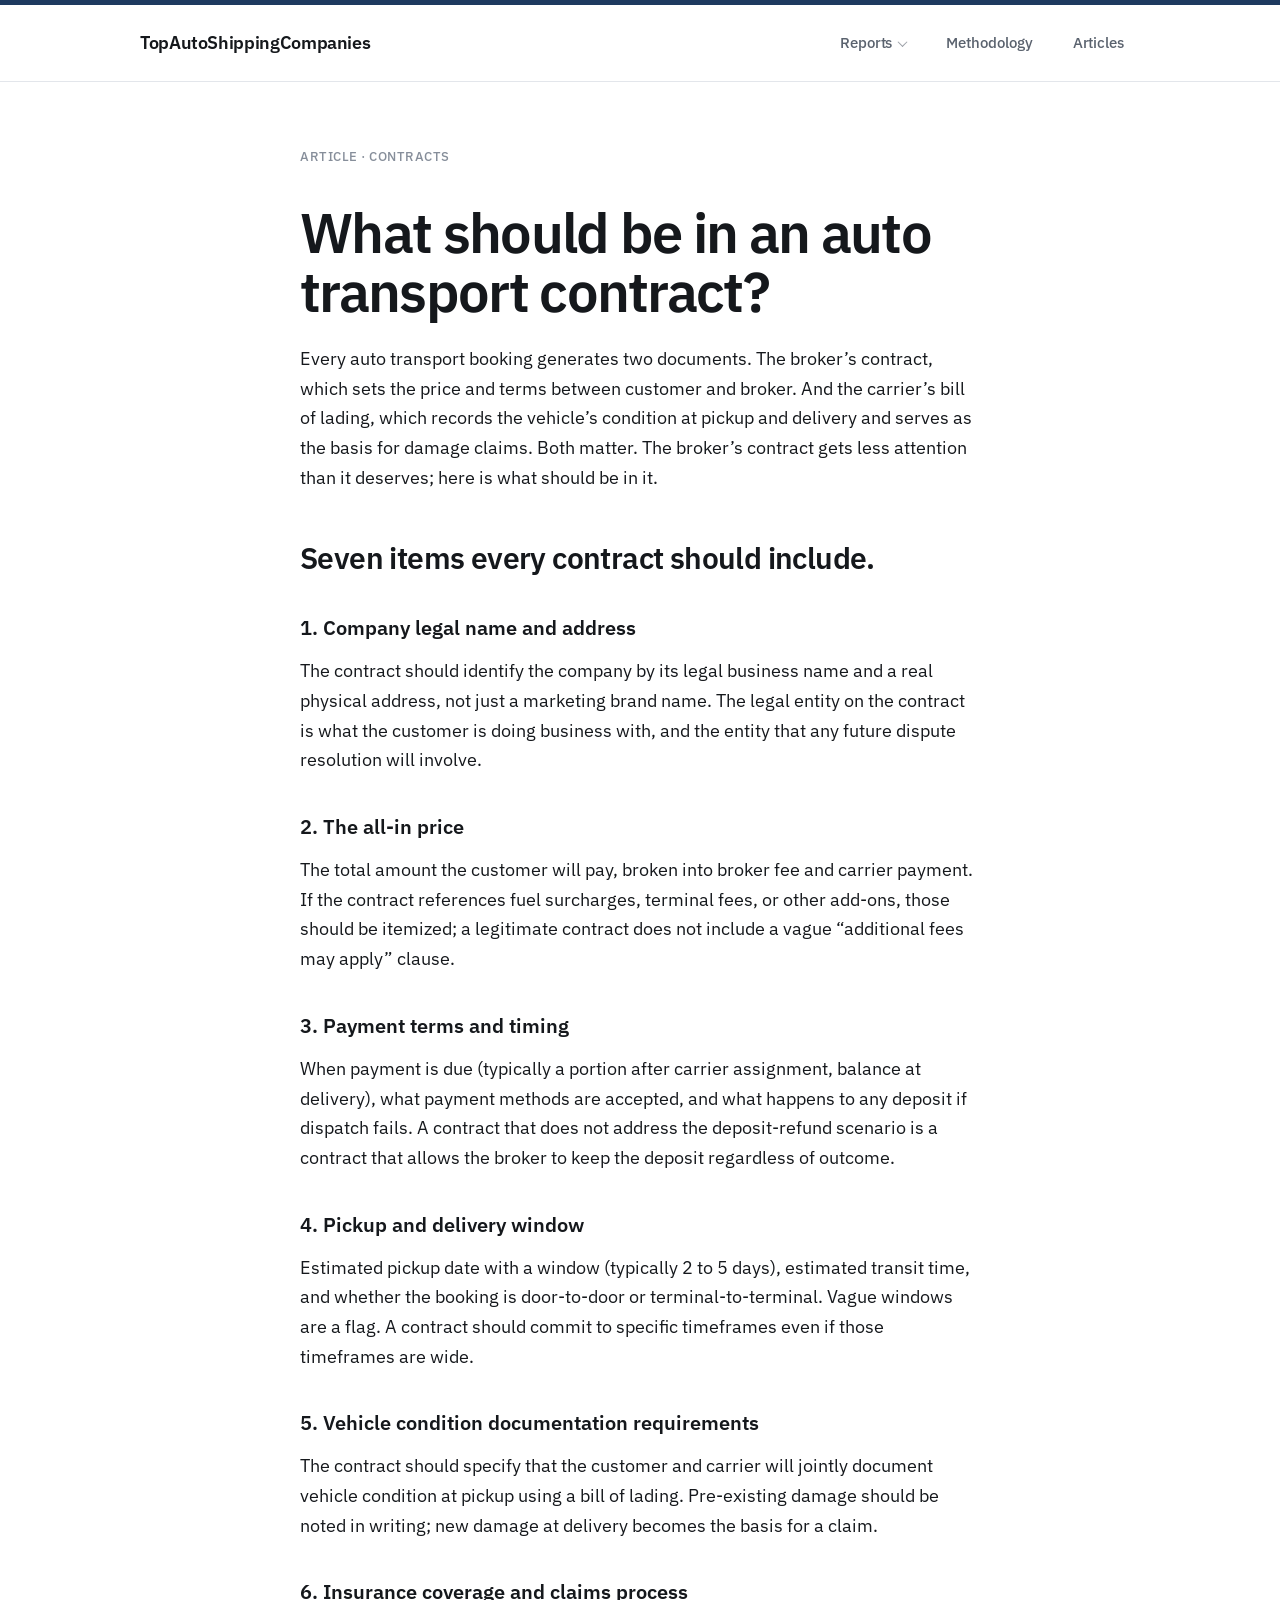
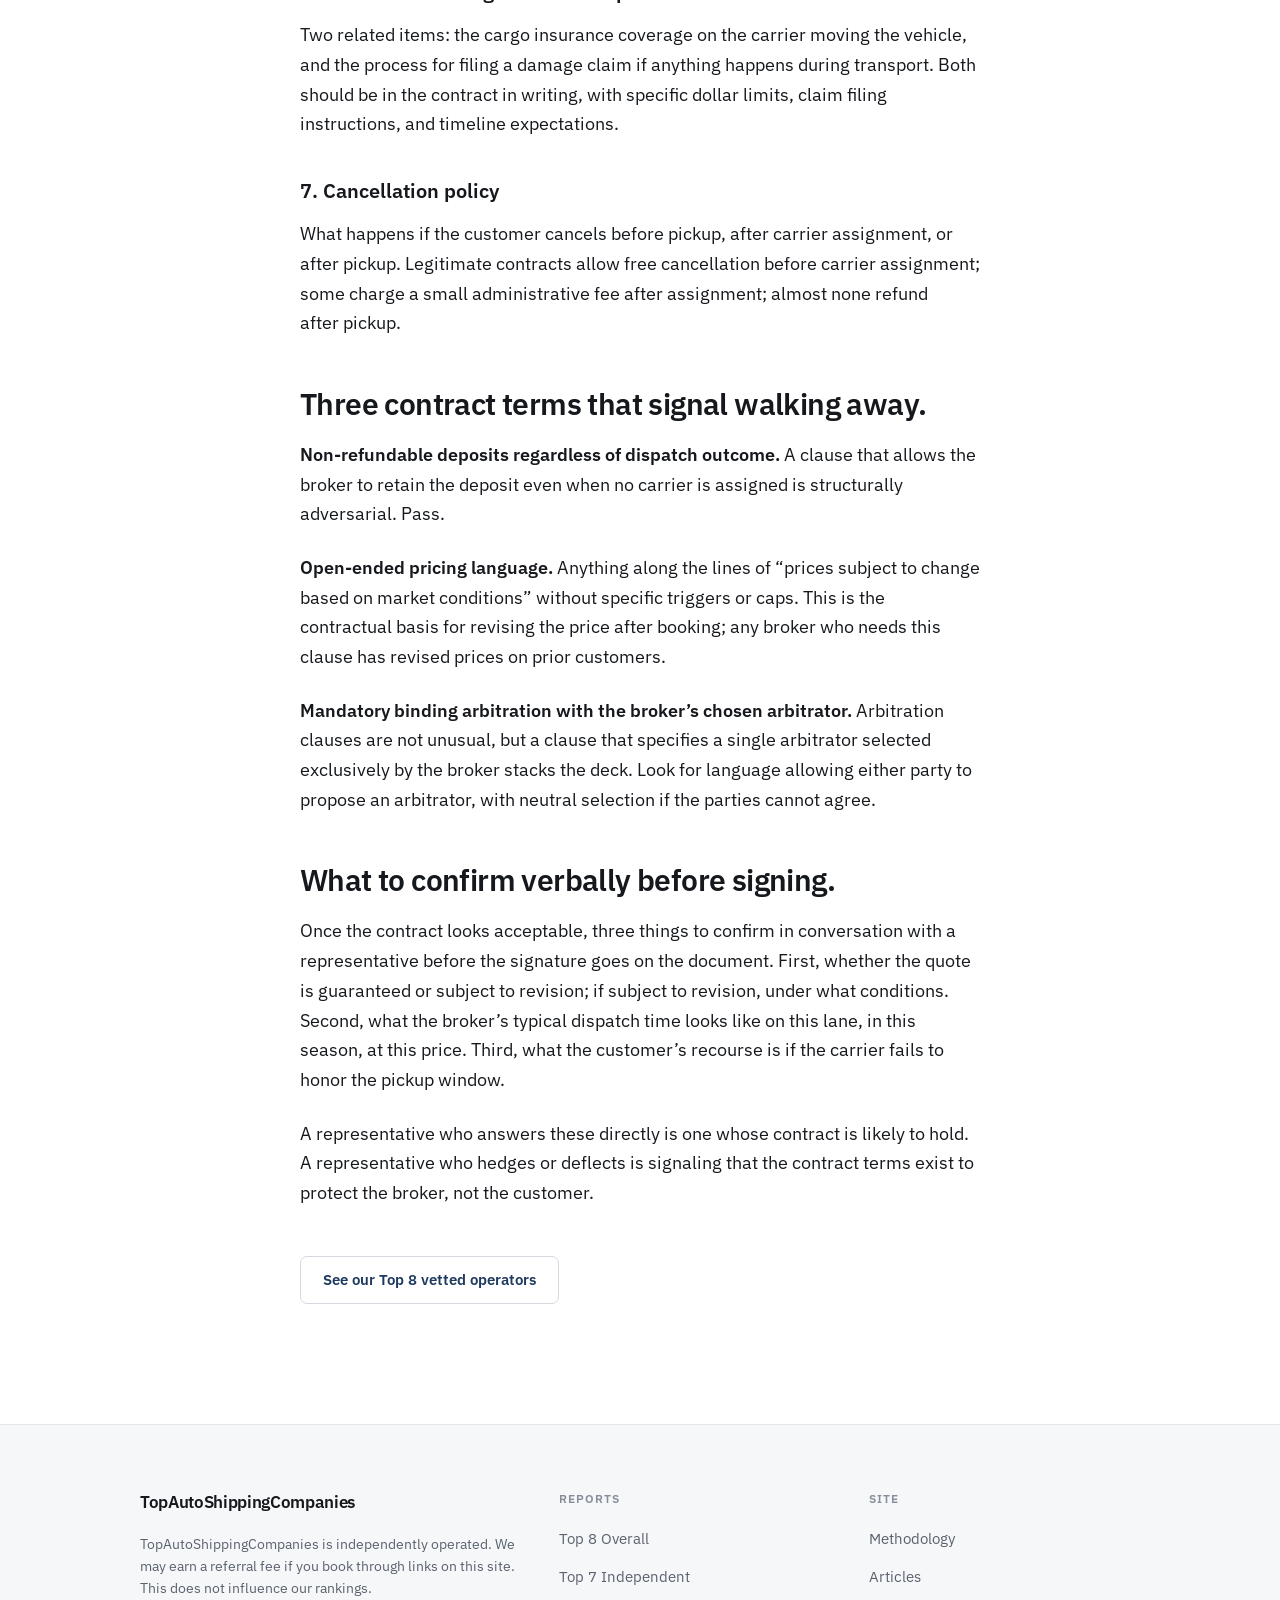
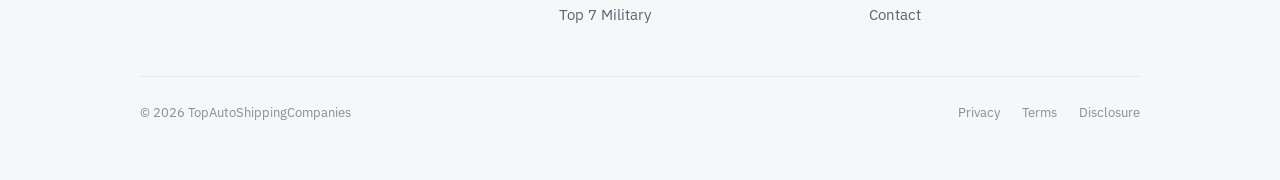
<file: blog/what-should-be-in-an-auto-transport-contract.html>
<!DOCTYPE html>
<html lang="en">
<head>
  <meta charset="utf-8">
  <meta name="viewport" content="width=device-width, initial-scale=1">
  <title>What should be in an auto transport contract? — TopAutoShippingCompanies</title>
  <meta name="description" content="Seven items every legitimate auto transport contract includes. And three that signal you should walk away.">
  <link rel="stylesheet" href="/css/styles.css">
  <!-- Favicon -->
  <link rel="icon" type="image/x-icon" href="/favicon.ico">
  <link rel="icon" type="image/png" sizes="16x16" href="/favicon-16.png">
  <link rel="icon" type="image/png" sizes="32x32" href="/favicon-32.png">
  <link rel="icon" type="image/png" sizes="192x192" href="/favicon-192.png">
  <link rel="apple-touch-icon" sizes="192x192" href="/apple-touch-icon.png">

  <!-- Canonical -->
  <link rel="canonical" href="https://topautoshippingcompanies.com/blog/what-should-be-in-an-auto-transport-contract.html">

  <!-- Open Graph -->
  <meta property="og:type" content="article">
  <meta property="og:title" content="What should be in an auto transport contract? — TopAutoShippingCompanies">
  <meta property="og:description" content="Seven items every legitimate auto transport contract includes. And three that signal you should walk away.">
  <meta property="og:url" content="https://topautoshippingcompanies.com/blog/what-should-be-in-an-auto-transport-contract.html">
  <meta property="og:site_name" content="TopAutoShippingCompanies">
  <meta property="og:image" content="https://topautoshippingcompanies.com/og-image.png">
  <meta property="og:image:width" content="1200">
  <meta property="og:image:height" content="630">

  <!-- Twitter -->
  <meta name="twitter:card" content="summary_large_image">
  <meta name="twitter:title" content="What should be in an auto transport contract? — TopAutoShippingCompanies">
  <meta name="twitter:description" content="Seven items every legitimate auto transport contract includes. And three that signal you should walk away.">
  <meta name="twitter:image" content="https://topautoshippingcompanies.com/og-image.png">
</head>
<body>

<div id="nav-placeholder"></div>

<article class="article-body">
  <div class="wrap">
    <p class="article-meta">Article · Contracts</p>
    <h1>What should be in an auto transport contract?</h1>

    <p>Every auto transport booking generates two documents. The broker&rsquo;s contract, which sets the price and terms between customer and broker. And the carrier&rsquo;s bill of lading, which records the vehicle&rsquo;s condition at pickup and delivery and serves as the basis for damage claims. Both matter. The broker&rsquo;s contract gets less attention than it deserves; here is what should be in it.</p>

    <h2>Seven items every contract should include.</h2>

    <h3>1. Company legal name and address</h3>
    <p>The contract should identify the company by its legal business name and a real physical address, not just a marketing brand name. The legal entity on the contract is what the customer is doing business with, and the entity that any future dispute resolution will involve.</p>

    <h3>2. The all-in price</h3>
    <p>The total amount the customer will pay, broken into broker fee and carrier payment. If the contract references fuel surcharges, terminal fees, or other add-ons, those should be itemized; a legitimate contract does not include a vague &ldquo;additional fees may apply&rdquo; clause.</p>

    <h3>3. Payment terms and timing</h3>
    <p>When payment is due (typically a portion after carrier assignment, balance at delivery), what payment methods are accepted, and what happens to any deposit if dispatch fails. A contract that does not address the deposit-refund scenario is a contract that allows the broker to keep the deposit regardless of outcome.</p>

    <h3>4. Pickup and delivery window</h3>
    <p>Estimated pickup date with a window (typically 2 to 5 days), estimated transit time, and whether the booking is door-to-door or terminal-to-terminal. Vague windows are a flag. A contract should commit to specific timeframes even if those timeframes are wide.</p>

    <h3>5. Vehicle condition documentation requirements</h3>
    <p>The contract should specify that the customer and carrier will jointly document vehicle condition at pickup using a bill of lading. Pre-existing damage should be noted in writing; new damage at delivery becomes the basis for a claim.</p>

    <h3>6. Insurance coverage and claims process</h3>
    <p>Two related items: the cargo insurance coverage on the carrier moving the vehicle, and the process for filing a damage claim if anything happens during transport. Both should be in the contract in writing, with specific dollar limits, claim filing instructions, and timeline expectations.</p>

    <h3>7. Cancellation policy</h3>
    <p>What happens if the customer cancels before pickup, after carrier assignment, or after pickup. Legitimate contracts allow free cancellation before carrier assignment; some charge a small administrative fee after assignment; almost none refund after pickup.</p>

    <h2>Three contract terms that signal walking away.</h2>
    <p><strong>Non-refundable deposits regardless of dispatch outcome.</strong> A clause that allows the broker to retain the deposit even when no carrier is assigned is structurally adversarial. Pass.</p>
    <p><strong>Open-ended pricing language.</strong> Anything along the lines of &ldquo;prices subject to change based on market conditions&rdquo; without specific triggers or caps. This is the contractual basis for revising the price after booking; any broker who needs this clause has revised prices on prior customers.</p>
    <p><strong>Mandatory binding arbitration with the broker&rsquo;s chosen arbitrator.</strong> Arbitration clauses are not unusual, but a clause that specifies a single arbitrator selected exclusively by the broker stacks the deck. Look for language allowing either party to propose an arbitrator, with neutral selection if the parties cannot agree.</p>

    <h2>What to confirm verbally before signing.</h2>
    <p>Once the contract looks acceptable, three things to confirm in conversation with a representative before the signature goes on the document. First, whether the quote is guaranteed or subject to revision; if subject to revision, under what conditions. Second, what the broker&rsquo;s typical dispatch time looks like on this lane, in this season, at this price. Third, what the customer&rsquo;s recourse is if the carrier fails to honor the pickup window.</p>

    <p>A representative who answers these directly is one whose contract is likely to hold. A representative who hedges or deflects is signaling that the contract terms exist to protect the broker, not the customer.</p>

    <p style="margin-top: 48px;"><a href="/" class="quote-link">See our Top 8 vetted operators</a></p>
  </div>
</article>

<div id="footer-placeholder"></div>

<script src="/js/components.js"></script>
</body>
</html>
</file>
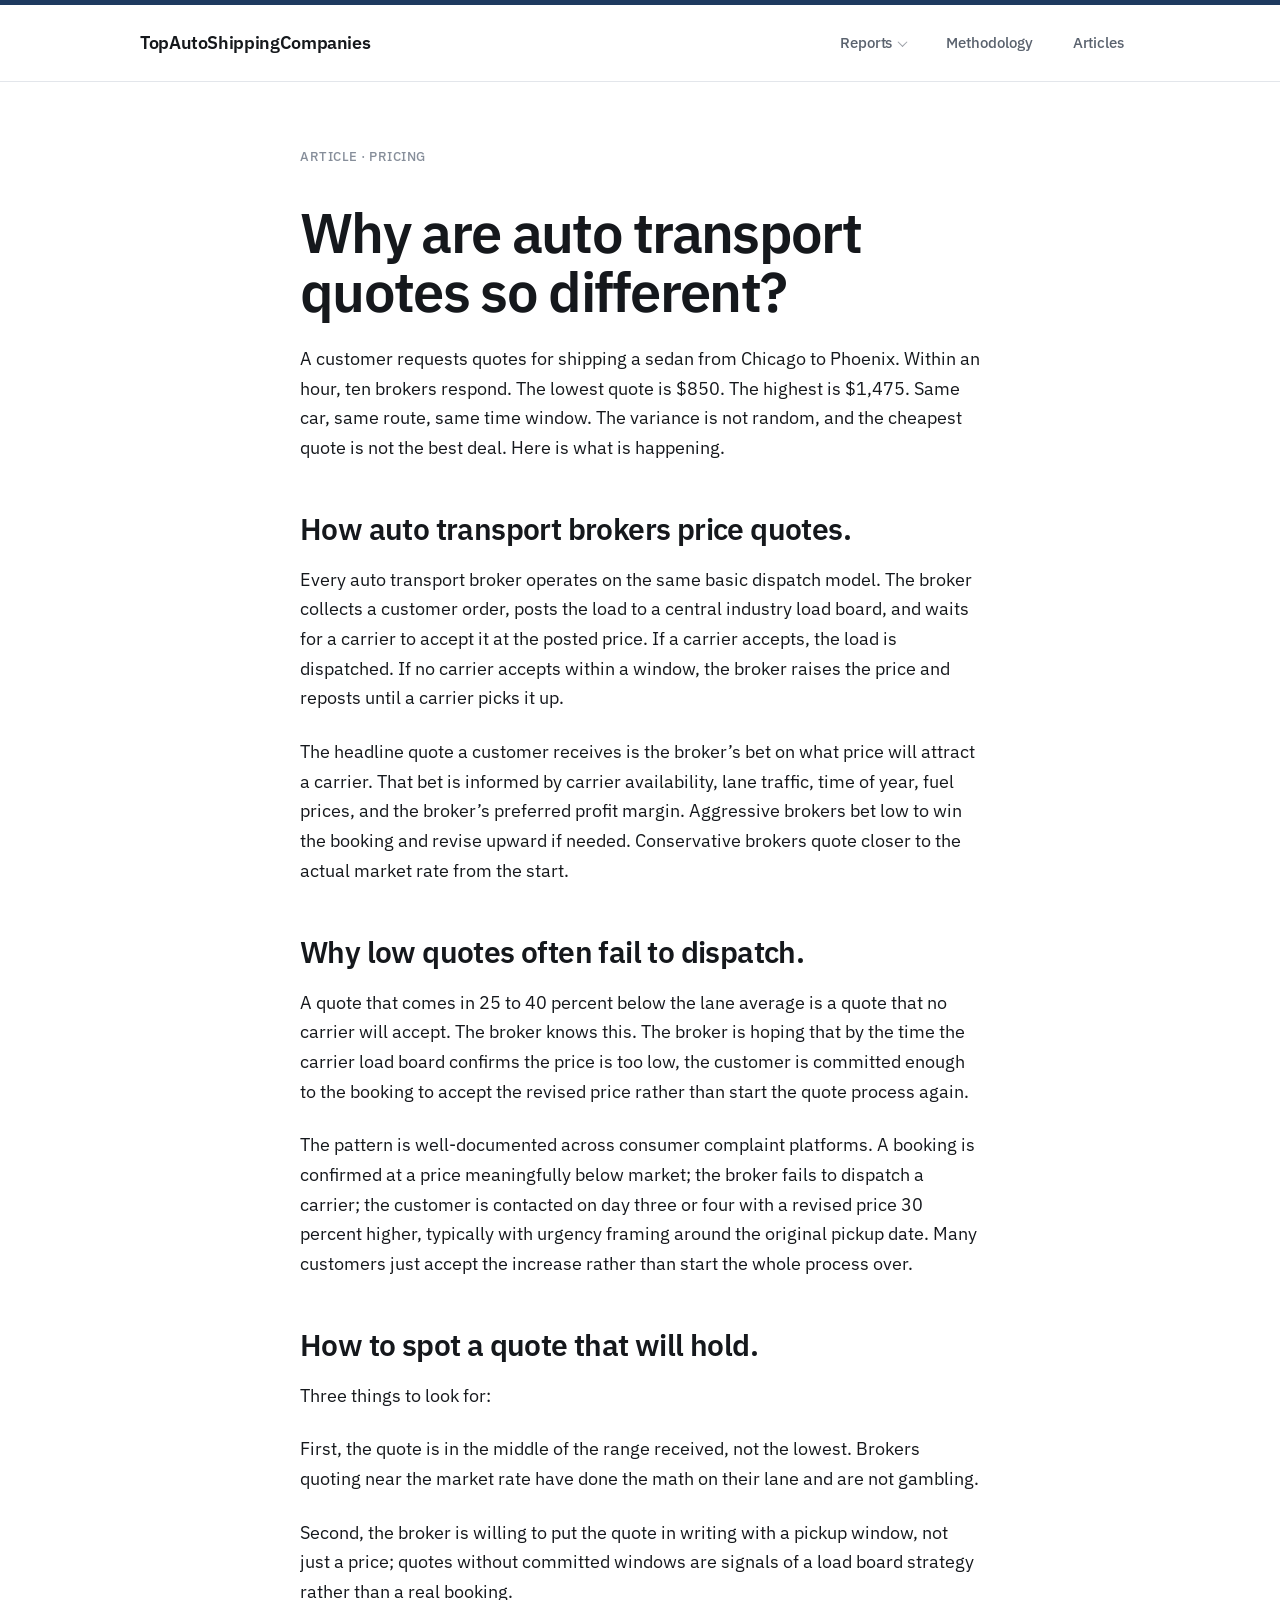
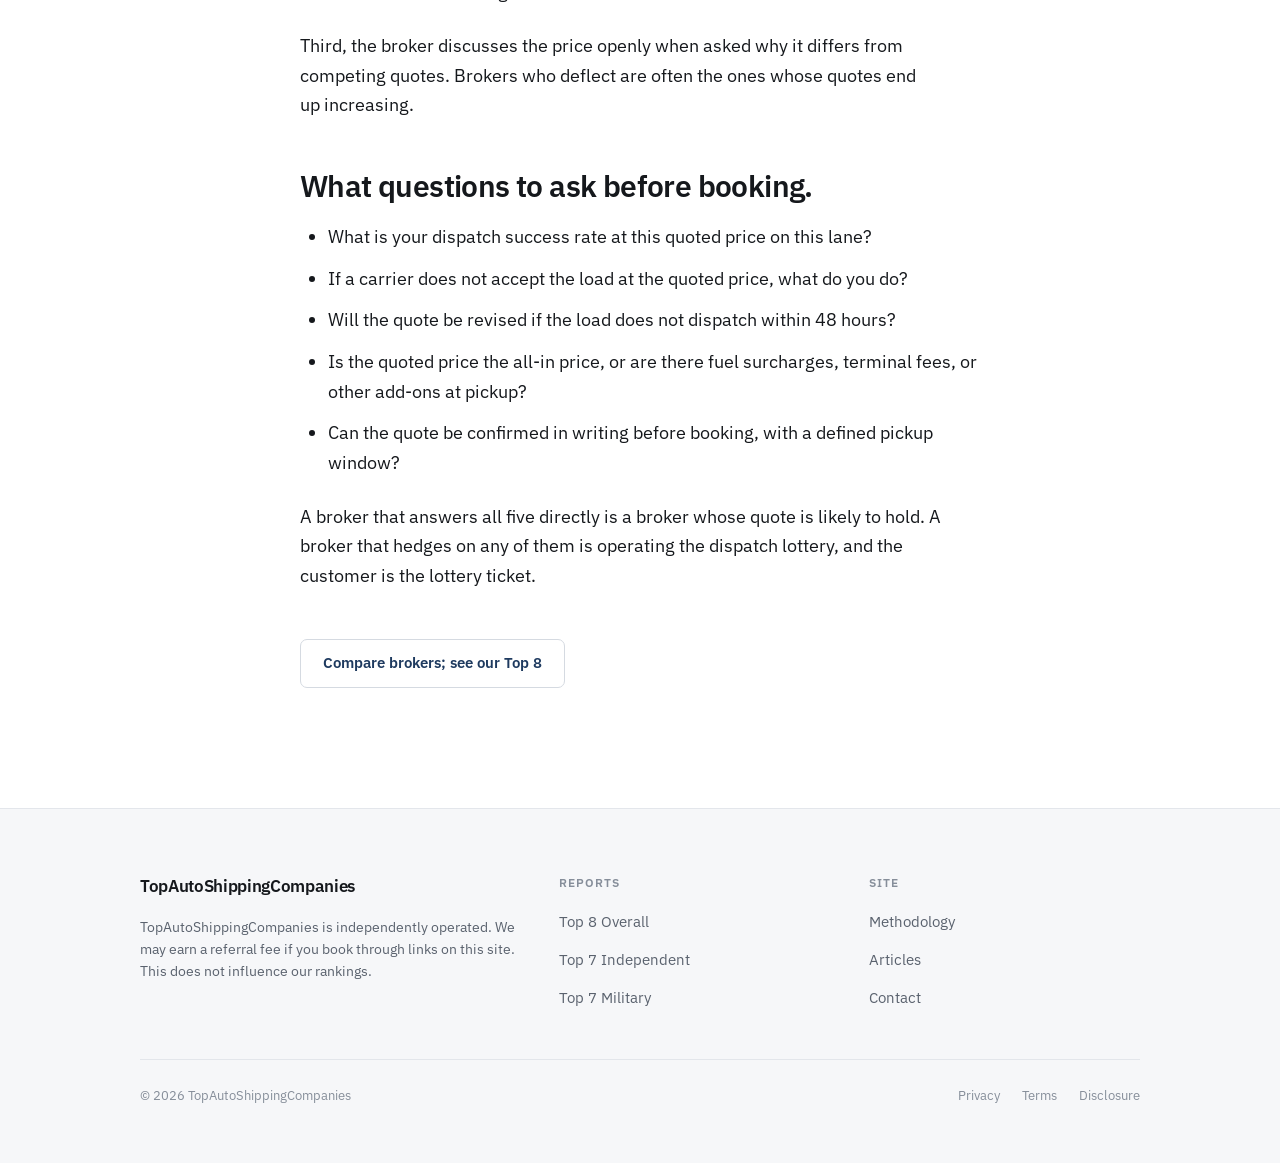
<file: blog/why-are-auto-transport-quotes-so-different.html>
<!DOCTYPE html>
<html lang="en">
<head>
  <meta charset="utf-8">
  <meta name="viewport" content="width=device-width, initial-scale=1">
  <title>Why are auto transport quotes so different? — TopAutoShippingCompanies</title>
  <meta name="description" content="Why a $900 quote and a $1,400 quote for the same route are both legitimate. And which one will actually move your car.">
  <link rel="stylesheet" href="/css/styles.css">
  <!-- Favicon -->
  <link rel="icon" type="image/x-icon" href="/favicon.ico">
  <link rel="icon" type="image/png" sizes="16x16" href="/favicon-16.png">
  <link rel="icon" type="image/png" sizes="32x32" href="/favicon-32.png">
  <link rel="icon" type="image/png" sizes="192x192" href="/favicon-192.png">
  <link rel="apple-touch-icon" sizes="192x192" href="/apple-touch-icon.png">

  <!-- Canonical -->
  <link rel="canonical" href="https://topautoshippingcompanies.com/blog/why-are-auto-transport-quotes-so-different.html">

  <!-- Open Graph -->
  <meta property="og:type" content="article">
  <meta property="og:title" content="Why are auto transport quotes so different? — TopAutoShippingCompanies">
  <meta property="og:description" content="Why a $900 quote and a $1,400 quote for the same route are both legitimate. And which one will actually move your car.">
  <meta property="og:url" content="https://topautoshippingcompanies.com/blog/why-are-auto-transport-quotes-so-different.html">
  <meta property="og:site_name" content="TopAutoShippingCompanies">
  <meta property="og:image" content="https://topautoshippingcompanies.com/og-image.png">
  <meta property="og:image:width" content="1200">
  <meta property="og:image:height" content="630">

  <!-- Twitter -->
  <meta name="twitter:card" content="summary_large_image">
  <meta name="twitter:title" content="Why are auto transport quotes so different? — TopAutoShippingCompanies">
  <meta name="twitter:description" content="Why a $900 quote and a $1,400 quote for the same route are both legitimate. And which one will actually move your car.">
  <meta name="twitter:image" content="https://topautoshippingcompanies.com/og-image.png">
</head>
<body>

<div id="nav-placeholder"></div>

<article class="article-body">
  <div class="wrap">
    <p class="article-meta">Article · Pricing</p>
    <h1>Why are auto transport quotes so different?</h1>

    <p>A customer requests quotes for shipping a sedan from Chicago to Phoenix. Within an hour, ten brokers respond. The lowest quote is $850. The highest is $1,475. Same car, same route, same time window. The variance is not random, and the cheapest quote is not the best deal. Here is what is happening.</p>

    <h2>How auto transport brokers price quotes.</h2>
    <p>Every auto transport broker operates on the same basic dispatch model. The broker collects a customer order, posts the load to a central industry load board, and waits for a carrier to accept it at the posted price. If a carrier accepts, the load is dispatched. If no carrier accepts within a window, the broker raises the price and reposts until a carrier picks it up.</p>

    <p>The headline quote a customer receives is the broker&rsquo;s bet on what price will attract a carrier. That bet is informed by carrier availability, lane traffic, time of year, fuel prices, and the broker&rsquo;s preferred profit margin. Aggressive brokers bet low to win the booking and revise upward if needed. Conservative brokers quote closer to the actual market rate from the start.</p>

    <h2>Why low quotes often fail to dispatch.</h2>
    <p>A quote that comes in 25 to 40 percent below the lane average is a quote that no carrier will accept. The broker knows this. The broker is hoping that by the time the carrier load board confirms the price is too low, the customer is committed enough to the booking to accept the revised price rather than start the quote process again.</p>

    <p>The pattern is well-documented across consumer complaint platforms. A booking is confirmed at a price meaningfully below market; the broker fails to dispatch a carrier; the customer is contacted on day three or four with a revised price 30 percent higher, typically with urgency framing around the original pickup date. Many customers just accept the increase rather than start the whole process over.</p>

    <h2>How to spot a quote that will hold.</h2>
    <p>Three things to look for:</p>
    <p>First, the quote is in the middle of the range received, not the lowest. Brokers quoting near the market rate have done the math on their lane and are not gambling.</p>
    <p>Second, the broker is willing to put the quote in writing with a pickup window, not just a price; quotes without committed windows are signals of a load board strategy rather than a real booking.</p>
    <p>Third, the broker discusses the price openly when asked why it differs from competing quotes. Brokers who deflect are often the ones whose quotes end up increasing.</p>

    <h2>What questions to ask before booking.</h2>
    <ul>
      <li>What is your dispatch success rate at this quoted price on this lane?</li>
      <li>If a carrier does not accept the load at the quoted price, what do you do?</li>
      <li>Will the quote be revised if the load does not dispatch within 48 hours?</li>
      <li>Is the quoted price the all-in price, or are there fuel surcharges, terminal fees, or other add-ons at pickup?</li>
      <li>Can the quote be confirmed in writing before booking, with a defined pickup window?</li>
    </ul>
    <p>A broker that answers all five directly is a broker whose quote is likely to hold. A broker that hedges on any of them is operating the dispatch lottery, and the customer is the lottery ticket.</p>

    <p style="margin-top: 48px;"><a href="/" class="quote-link">Compare brokers; see our Top 8</a></p>
  </div>
</article>

<div id="footer-placeholder"></div>

<script src="/js/components.js"></script>
</body>
</html>
</file>
<file: css/styles.css>
/* ============================================================
   Top Auto Shipping Companies — Site styles
   IBM Plex Sans, muted navy palette, editorial restraint
   ============================================================ */

@import url('https://fonts.googleapis.com/css2?family=IBM+Plex+Sans:wght@400;500;600;700&display=swap');

:root {
  --maxw: 1080px;
  --pad: 40px;
}

/* ---- Palette: muted navy ---- */
body {
  --bg: #FFFFFF;
  --surface: #F6F7F9;
  --surface-2: #EEF1F4;
  --text: #15181C;
  --text-2: #5A626E;
  --text-3: #868E9A;
  --rule: #E3E6EB;
  --rule-2: #D5DAE1;
  --accent: #1E3A5F;
  --accent-2: #16293F;
  --on-accent: #FFFFFF;
  --badge-bg: #1E3A5F;
  --badge-text: #FFFFFF;
  --sans: "IBM Plex Sans", system-ui, -apple-system, "Helvetica Neue", Arial, sans-serif;
}

*, *::before, *::after { box-sizing: border-box; }
html, body { margin: 0; padding: 0; }
body {
  font-family: var(--sans);
  background: var(--bg);
  color: var(--text);
  -webkit-font-smoothing: antialiased;
  text-rendering: optimizeLegibility;
  font-size: 17px;
  line-height: 1.6;
  transition: background .25s ease, color .25s ease;
}
body::before {
  content: "";
  display: block;
  height: 5px;
  background: var(--accent);
}
a { color: inherit; text-decoration: none; }
::selection { background: var(--accent); color: var(--on-accent); }

.wrap { max-width: var(--maxw); margin: 0 auto; padding: 0 var(--pad); }

/* ============ Header ============ */
.masthead {
  border-bottom: 1px solid var(--rule);
  background: var(--bg);
}
.mast-row {
  display: flex; align-items: center; justify-content: space-between;
  height: 76px;
}
.logo {
  font-weight: 600;
  font-size: 18px;
  letter-spacing: -0.02em;
  color: var(--text);
}
.logo .accent { color: var(--accent); }
nav.primary { display: flex; align-items: center; gap: 8px; }
.navitem {
  position: relative;
  font-size: 15px;
  font-weight: 500;
  letter-spacing: -0.005em;
  color: var(--text-2);
  cursor: pointer;
  padding: 12px 16px;
  border-radius: 6px;
  transition: color .15s ease, background .15s ease;
  display: inline-flex; align-items: center; gap: 7px;
}
.navitem:hover { color: var(--text); background: var(--surface); }
.navitem .chev {
  width: 7px; height: 7px;
  border-right: 1.4px solid currentColor;
  border-bottom: 1.4px solid currentColor;
  transform: rotate(45deg) translate(-1px,-1px);
  transition: transform .2s ease;
  opacity: .6;
}
.navitem.open .chev { transform: rotate(-135deg) translate(-1px,-1px); opacity: 1; }
.dropdown {
  position: absolute; top: 100%; left: 0; min-width: 260px;
  background: var(--bg);
  border: 1px solid var(--rule-2);
  border-radius: 10px;
  box-shadow: 0 14px 40px -12px rgba(20,24,28,0.22);
  padding: 7px;
  margin-top: 6px;
  opacity: 0; pointer-events: none; transform: translateY(-5px);
  transition: opacity .15s ease, transform .15s ease;
  z-index: 30;
}
.dropdown::before {
  content: "";
  position: absolute;
  top: -10px;
  left: 0;
  right: 0;
  height: 10px;
  background: transparent;
}
.navitem.open .dropdown { opacity: 1; pointer-events: auto; transform: translateY(0); }
.dropdown a {
  display: block;
  padding: 11px 14px;
  font-size: 15px;
  font-weight: 500;
  color: var(--text-2);
  border-radius: 6px;
}
.dropdown a:hover { background: var(--surface); color: var(--text); }

/* ============ Hero ============ */
.hero {
  padding: 124px 0 116px;
  background-image: radial-gradient(circle, #DCE1E7 1.2px, transparent 1.2px);
  background-size: 28px 28px;
  background-position: 0 0;
}
.hero .eyebrow {
  font-size: 13px;
  font-weight: 600;
  letter-spacing: 0.02em;
  color: var(--accent);
  margin: 0 0 26px;
  display: inline-flex;
  align-items: center;
  gap: 10px;
}
.hero .eyebrow::before {
  content: "";
  display: inline-block;
  width: 8px;
  height: 8px;
  background: var(--accent);
  border-radius: 50%;
}
.hero h1 {
  font-weight: 600;
  font-size: clamp(46px, 6.6vw, 92px);
  line-height: 0.98;
  letter-spacing: -0.035em;
  margin: 0;
  max-width: 15ch;
  color: var(--text);
}
.hero-sub {
  font-size: clamp(18px, 1.5vw, 22px);
  font-weight: 400;
  line-height: 1.5;
  color: var(--text-2);
  max-width: 60ch;
  margin: 32px 0 0;
  text-wrap: pretty;
}
.hero-cta {
  display: inline-block;
  margin-top: 44px;
  font-size: 16px;
  font-weight: 600;
  color: var(--on-accent);
  background: var(--accent);
  padding: 15px 30px;
  border-radius: 8px;
  transition: background .15s ease;
}
.hero-cta:hover { background: var(--accent-2); }

/* ============ Key Takeaways ============ */
.takeaways { padding: 0 0 112px; }
.takeaways-inner {
  border-top: 1px solid var(--text);
  border-bottom: 1px solid var(--rule);
  padding: 40px 0 8px;
}
.takeaways-head {
  font-size: 13px; font-weight: 600; letter-spacing: 0.08em;
  text-transform: uppercase; color: var(--text-3);
  margin: 0 0 28px;
}
.takeaways-list {
  display: grid;
  grid-template-columns: 1fr;
  gap: 0;
  margin: 0; padding: 0; list-style: none;
}
.takeaways-list li {
  display: grid;
  grid-template-columns: 38px 1fr;
  gap: 18px;
  padding: 22px 0;
  border-bottom: 1px solid var(--rule);
  align-items: baseline;
}
.takeaways-list li:last-child { border-bottom: none; }
.takeaways-list .n {
  font-size: 14px; font-weight: 600; color: var(--accent);
  font-variant-numeric: tabular-nums;
}
.takeaways-list .t {
  font-size: 18px; line-height: 1.5; color: var(--text); font-weight: 400;
  max-width: 74ch; text-wrap: pretty;
}
.takeaways-list .t strong { font-weight: 600; }

/* ============ Section scaffold ============ */
.section { padding: 0 0 112px; }
.section-head { margin-bottom: 48px; max-width: 60ch; }
.section-kicker {
  font-size: 13px; font-weight: 600; letter-spacing: 0.08em;
  text-transform: uppercase; color: var(--accent);
  margin: 0 0 18px;
}
h2.section-title {
  font-weight: 600;
  font-size: clamp(30px, 3.4vw, 46px);
  line-height: 1.04;
  letter-spacing: -0.025em;
  margin: 0 0 18px;
  color: var(--text);
}
.section-lede {
  font-size: 18px; line-height: 1.55; color: var(--text-2);
  margin: 0; text-wrap: pretty;
}
.anchor-offset { scroll-margin-top: 24px; }

/* ============ Section separator (bar + center dot) ============ */
.section-separator {
  display: flex;
  align-items: center;
  justify-content: center;
  gap: 16px;
  padding: 8px 0 80px;
}
.section-separator::before,
.section-separator::after {
  content: "";
  width: 80px;
  height: 1px;
  background: var(--rule-2);
}
.section-separator span {
  width: 8px;
  height: 8px;
  background: var(--accent);
  border-radius: 50%;
  display: inline-block;
}

/* ============ Section number prefix ============ */
.section-num {
  font-size: 38px;
  font-weight: 500;
  letter-spacing: -0.02em;
  color: var(--accent);
  margin: 0 0 14px;
  line-height: 1;
  font-variant-numeric: tabular-nums;
}

/* ============ Accent rule under H2 titles ============ */
h2.section-title::after {
  content: "";
  display: block;
  width: 60px;
  height: 3px;
  background: var(--accent);
  margin-top: 24px;
  margin-bottom: -2px;
}

/* ============ Alternating section backgrounds (deepened tint) ============ */
.section-tinted {
  background: #ECEFF2;
}

/* ============ Pull-stat (editorial moment) ============ */
.pull-stat {
  padding: 120px 0;
  text-align: center;
}
.pull-stat .stat-num {
  font-size: clamp(100px, 14vw, 180px);
  font-weight: 600;
  line-height: 0.85;
  letter-spacing: -0.045em;
  color: var(--accent);
  margin: 0;
  font-variant-numeric: tabular-nums;
}
.pull-stat .stat-label {
  font-size: 13px;
  font-weight: 600;
  letter-spacing: 0.1em;
  text-transform: uppercase;
  color: var(--text-3);
  margin: 22px 0 14px;
}
.pull-stat .stat-caption {
  font-size: clamp(20px, 2vw, 26px);
  font-weight: 400;
  line-height: 1.35;
  color: var(--text);
  max-width: 32ch;
  margin: 0 auto;
  text-wrap: pretty;
  letter-spacing: -0.01em;
}

/* ============ Ranked cards ============ */
.ranked { display: flex; flex-direction: column; }
.rank-card {
  display: grid;
  grid-template-columns: 120px 1fr;
  column-gap: 32px;
  padding: 52px 0;
  border-top: 1px solid var(--rule);
  align-items: start;
}
.rank-card:first-child { border-top: 1px solid var(--text); }
.rank-num {
  font-size: clamp(64px, 6.5vw, 90px);
  font-weight: 500;
  line-height: 0.85;
  letter-spacing: -0.04em;
  color: var(--accent);
  font-variant-numeric: tabular-nums;
}
.rank-main { min-width: 0; }
.rank-toprow {
  display: flex; align-items: center; gap: 16px;
  flex-wrap: wrap;
  margin-bottom: 6px;
}
.rank-name {
  font-size: clamp(24px, 2.6vw, 32px);
  font-weight: 600;
  letter-spacing: -0.02em;
  line-height: 1.1;
  margin: 0;
  color: var(--text);
}
.badge {
  font-size: 12px; font-weight: 600; letter-spacing: 0.04em;
  text-transform: uppercase;
  color: var(--badge-text); background: var(--badge-bg);
  padding: 5px 11px; border-radius: 5px;
  white-space: nowrap;
}
.rank-score {
  font-size: 15px; font-weight: 500; color: var(--text-2);
  margin: 0 0 18px;
  font-variant-numeric: tabular-nums;
}
.rank-score strong { color: var(--text); font-weight: 700; }
.rank-verdict {
  font-size: 16px; line-height: 1.62; color: var(--text-2);
  margin: 0 0 24px; max-width: 70ch; text-wrap: pretty;
}
.quote-link {
  display: inline-block;
  font-size: 15px; font-weight: 600;
  color: var(--accent);
  padding: 11px 22px;
  border: 1px solid var(--rule-2);
  border-radius: 7px;
  transition: border-color .15s ease, background .15s ease, color .15s ease;
}
.quote-link:hover { border-color: var(--accent); background: var(--accent); color: var(--on-accent); }
.quote-link.primary {
  background: var(--accent);
  color: var(--on-accent);
  border-color: var(--accent);
  padding: 13px 26px;
  font-size: 16px;
}
.quote-link.primary:hover {
  background: var(--accent-2);
  border-color: var(--accent-2);
  color: var(--on-accent);
}

/* ============ How We Rank (criteria as ranked items) ============ */
.criteria {
  display: flex;
  flex-direction: column;
}
.criterion {
  padding: 52px 0;
  border-top: 1px solid var(--rule);
  display: grid;
  grid-template-columns: 120px 1fr;
  column-gap: 32px;
  align-items: start;
}
.criterion:first-child { border-top: 1px solid var(--text); }
.criterion .cn {
  font-size: clamp(64px, 6.5vw, 90px);
  font-weight: 500;
  line-height: 0.85;
  letter-spacing: -0.04em;
  color: var(--accent);
  font-variant-numeric: tabular-nums;
}
.criterion h3 {
  font-size: clamp(22px, 2.2vw, 28px);
  font-weight: 600;
  letter-spacing: -0.02em;
  line-height: 1.15;
  margin: 0 0 14px;
  color: var(--text);
}
.criterion p {
  font-size: 16px;
  line-height: 1.62;
  color: var(--text-2);
  margin: 0;
  max-width: 70ch;
  text-wrap: pretty;
}

/* ============ Blog cards ============ */
.blog-grid {
  display: grid;
  grid-template-columns: repeat(3, 1fr);
  gap: 0;
  border-top: 1px solid var(--text);
}
.blog-card {
  padding: 34px 28px 34px 0;
  border-right: 1px solid var(--rule);
  display: flex; flex-direction: column; gap: 12px;
}
.blog-card:last-child { border-right: none; padding-right: 0; }
.blog-card + .blog-card { padding-left: 28px; }
.blog-card h3 {
  font-size: 19px; font-weight: 600; letter-spacing: -0.015em;
  line-height: 1.25; margin: 0; color: var(--text);
  text-wrap: balance;
}
.blog-card p {
  font-size: 15px; line-height: 1.55; color: var(--text-2);
  margin: 0; flex: 1; text-wrap: pretty;
}
.blog-card .more {
  font-size: 14px; font-weight: 600; color: var(--accent);
  margin-top: 4px;
}
.blog-card:hover h3 { color: var(--accent); }

/* ============ Footer ============ */
footer.site-foot {
  border-top: 1px solid var(--rule);
  background: var(--surface);
  padding: 64px 0 56px;
}
.foot-top {
  display: grid;
  grid-template-columns: 1.4fr 1fr 1fr;
  gap: 40px;
  margin-bottom: 48px;
}
.foot-logo { font-weight: 600; font-size: 17px; letter-spacing: -0.02em; color: var(--text); margin-bottom: 16px; }
.foot-logo .accent { color: var(--accent); }
.foot-disclosure {
  font-size: 13.5px; line-height: 1.65; color: var(--text-2);
  max-width: 52ch; margin: 0;
}
.foot-col h4 {
  font-size: 12px; font-weight: 600; letter-spacing: 0.08em;
  text-transform: uppercase; color: var(--text-3);
  margin: 0 0 16px;
}
.foot-col ul { list-style: none; margin: 0; padding: 0; display: flex; flex-direction: column; gap: 11px; }
.foot-col a { font-size: 15px; color: var(--text-2); }
.foot-col a:hover { color: var(--text); }
.foot-bottom {
  display: flex; justify-content: space-between; align-items: center;
  padding-top: 26px; border-top: 1px solid var(--rule);
  font-size: 13px; color: var(--text-3);
  flex-wrap: wrap; gap: 14px;
}
.foot-bottom .legal { display: flex; gap: 22px; }
.foot-bottom .legal a:hover { color: var(--text); }

/* ============ Article body (blog posts) ============ */
.article-body { padding: 64px 0 96px; }
.article-body .wrap { max-width: 760px; }
.article-body h1 {
  font-weight: 600;
  font-size: clamp(36px, 4.5vw, 56px);
  line-height: 1.04;
  letter-spacing: -0.03em;
  margin: 0 0 24px;
  color: var(--text);
  max-width: 22ch;
}
.article-body .article-meta {
  font-size: 13px; font-weight: 500; letter-spacing: 0.04em;
  text-transform: uppercase; color: var(--text-3);
  margin: 0 0 36px;
}
.article-body p {
  font-size: 18px; line-height: 1.65; color: var(--text);
  margin: 0 0 24px; text-wrap: pretty;
}
.article-body h2 {
  font-size: clamp(24px, 2.4vw, 30px); font-weight: 600;
  line-height: 1.2; letter-spacing: -0.02em;
  margin: 48px 0 18px; color: var(--text);
}
.article-body h3 {
  font-size: 20px; font-weight: 600;
  margin: 36px 0 12px; color: var(--text);
}
.article-body ul, .article-body ol {
  font-size: 18px; line-height: 1.65; color: var(--text);
  padding-left: 28px; margin: 0 0 24px;
}
.article-body li { margin-bottom: 12px; }
.article-body strong { font-weight: 600; }
.article-body a { color: var(--accent); border-bottom: 1px solid var(--rule-2); }
.article-body a:hover { border-bottom-color: var(--accent); }

/* ============ Responsive ============ */
@media (max-width: 880px) {
  :root { --pad: 24px; }
  .mast-row { height: 64px; }
  nav.primary { gap: 2px; }
  .navitem { padding: 10px 10px; font-size: 14px; }
  .hero { padding: 80px 0 72px; }
  .criteria { grid-template-columns: 1fr; column-gap: 0; }
  .blog-grid { grid-template-columns: 1fr; border-top: none; }
  .blog-card { border-right: none; border-top: 1px solid var(--rule); padding: 28px 0; }
  .blog-card + .blog-card { padding-left: 0; }
  .foot-top { grid-template-columns: 1fr; gap: 32px; }
  .rank-card { grid-template-columns: 80px 1fr; column-gap: 20px; padding: 36px 0; }
  .rank-num { font-size: 56px; }
}
</file>
